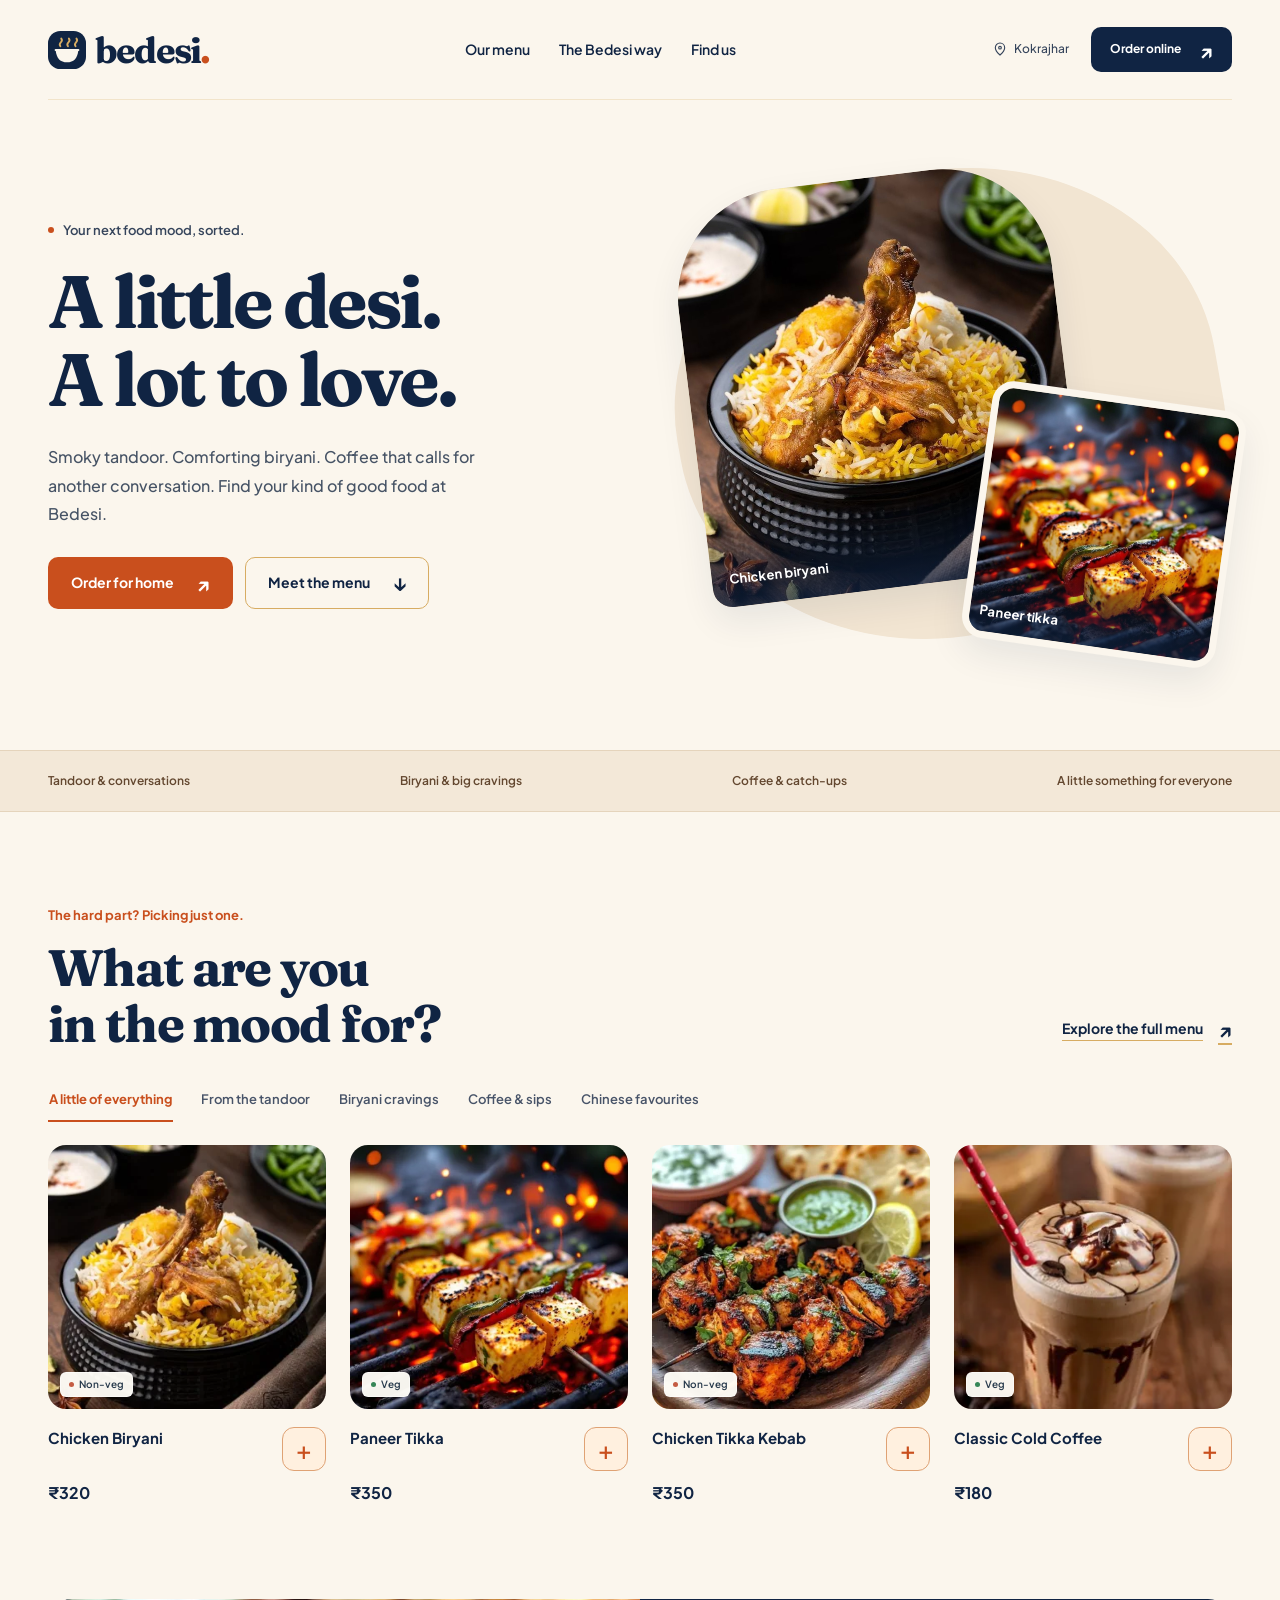
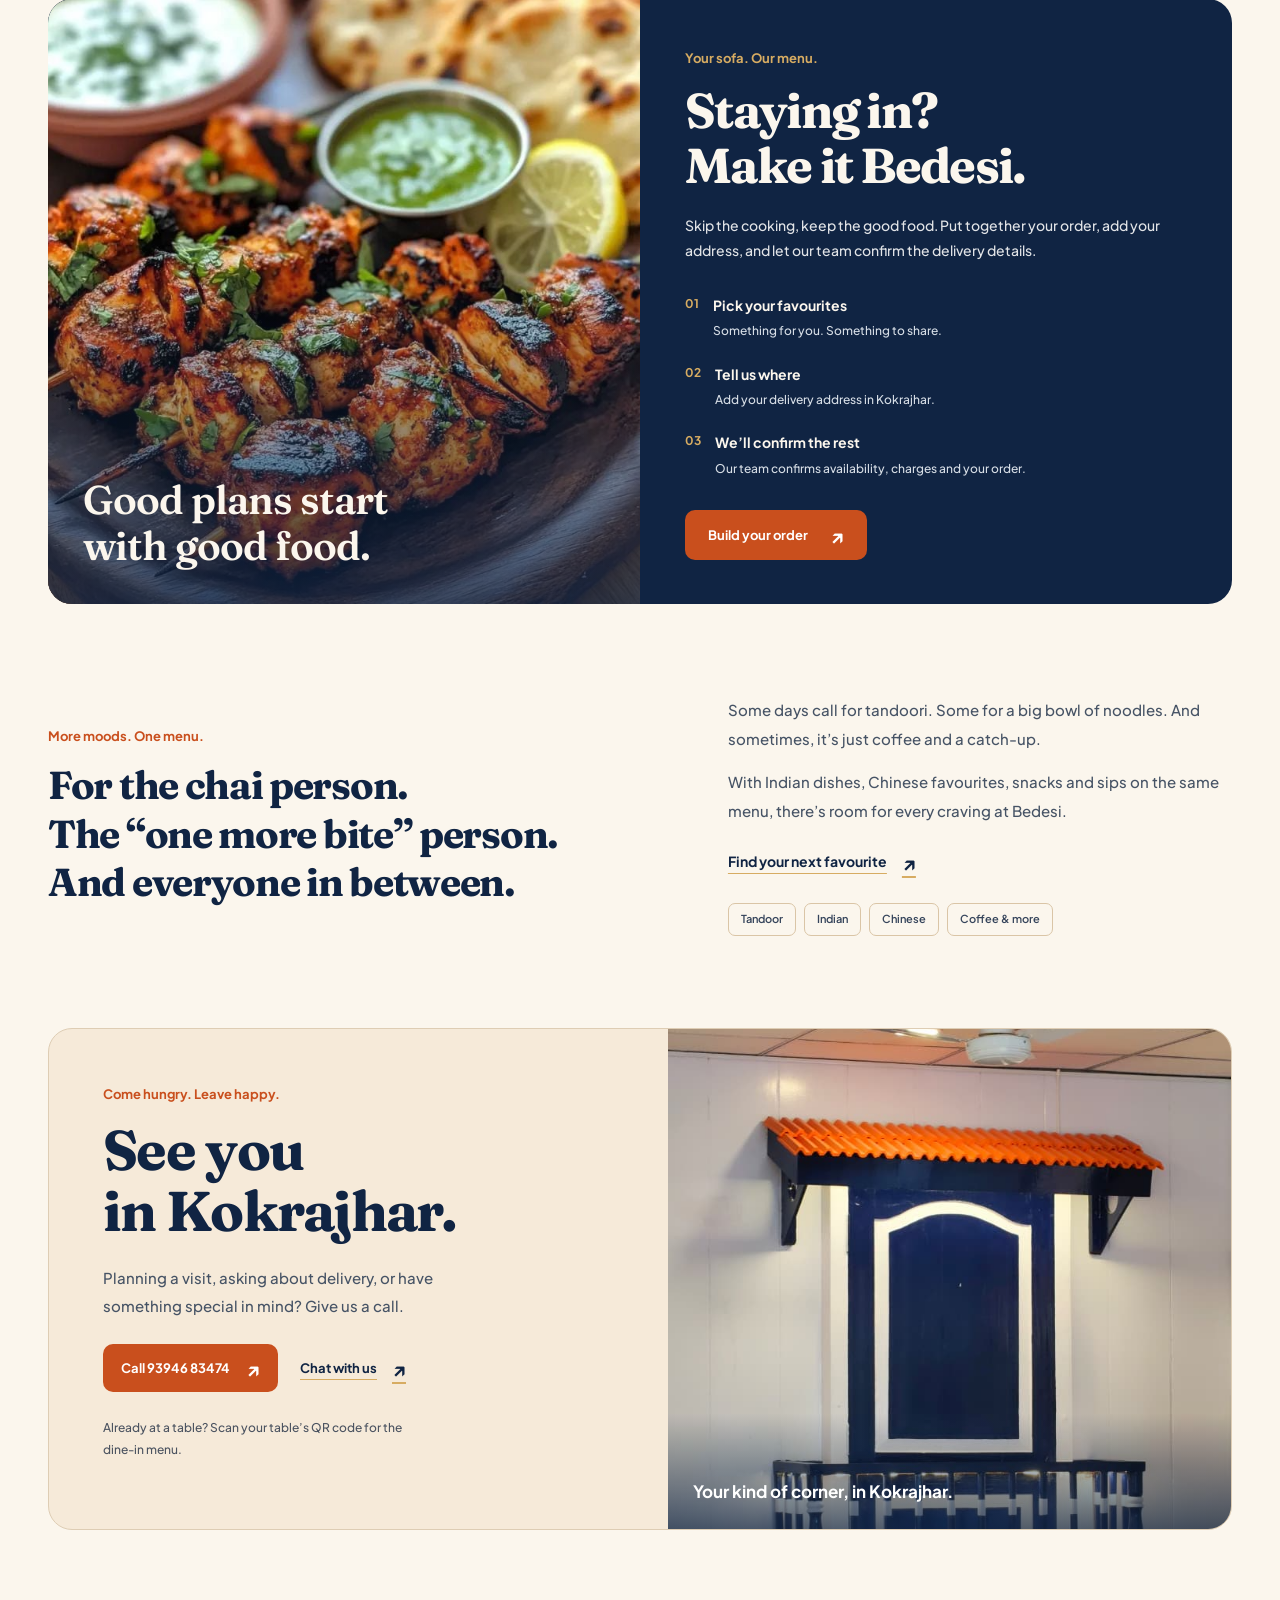
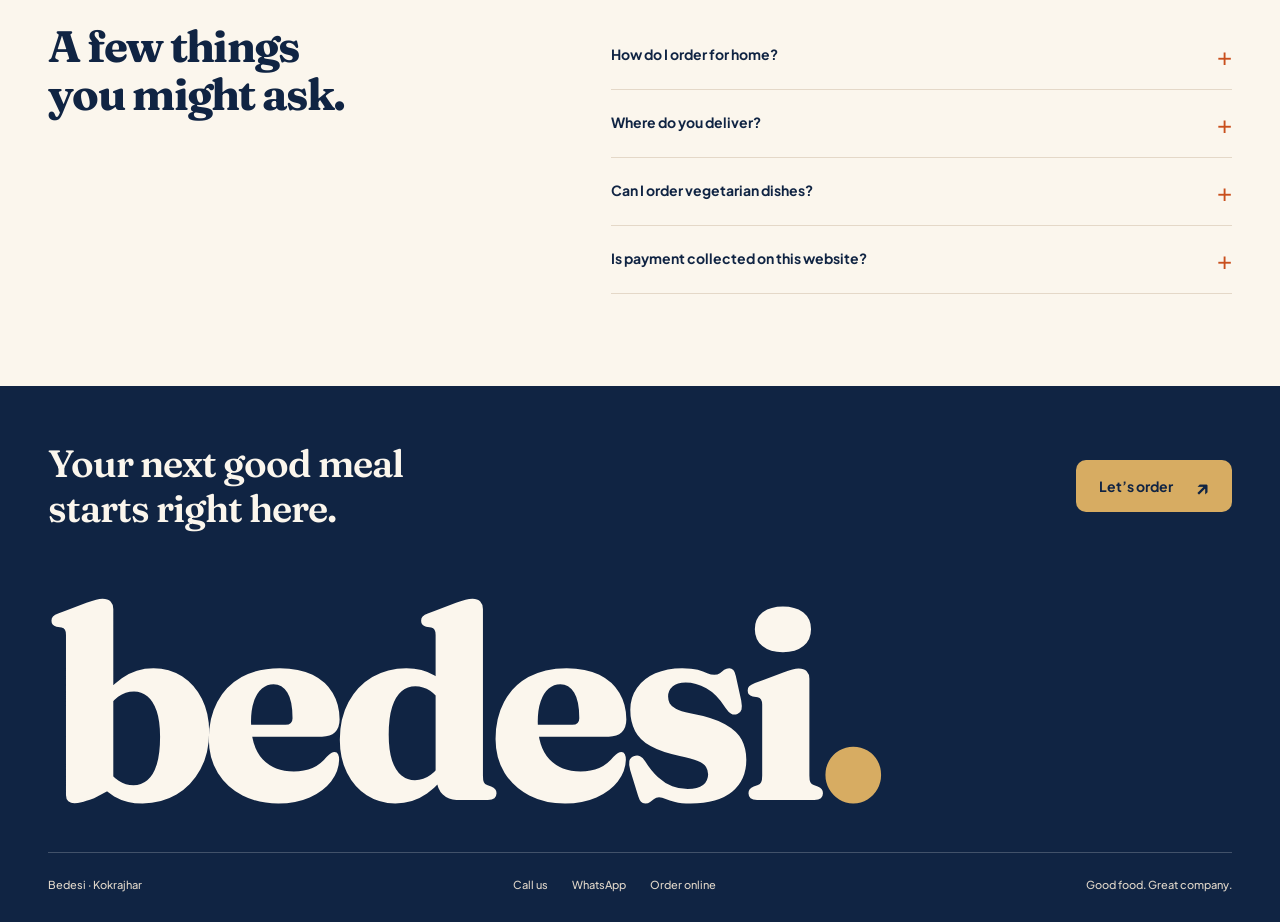
<file: index.html>
<!doctype html>
<html lang="en">
<head><script src="pages-runtime.js?v=live2"></script>
  <meta charset="utf-8"><meta name="viewport" content="width=device-width,initial-scale=1">
  <meta name="theme-color" content="#FBF6ED">
  <title>Bedesi Kokrajhar · Good food, your kind of mood</title>
  <meta name="description" content="Explore Bedesi in Kokrajhar. Discover tandoori dishes, biryani, Chinese favourites, coffee and more. Browse the menu and request home delivery directly from the restaurant.">
  <meta property="og:title" content="Bedesi · A little desi. A lot to love.">
  <meta property="og:description" content="Your next food mood, sorted. Explore the menu and request home delivery in Kokrajhar.">
  <meta property="og:type" content="website">
  <link rel="stylesheet" href="website.css?v=pages-design9">
  <link rel="preload" as="image" href="assets/menu/1301715394.jpg">
  <script type="application/ld+json">{"@context":"https://schema.org","@type":"Restaurant","name":"Bedesi","telephone":"+919394683474","address":{"@type":"PostalAddress","addressLocality":"Kokrajhar","addressCountry":"IN"},"servesCuisine":["Indian","Chinese"],"hasMenu":"delivery.html"}</script>
<link rel="icon" href="assets/bedesi-logo-navy.svg" type="image/svg+xml"></head>
<body class="website">
  <header class="site-header wrap">
    <a class="site-brand" href="./" aria-label="Bedesi home"><img src="assets/bedesi-logo-navy.svg" alt="" width="38" height="38"><span>bedesi<span class="brand-period">.</span></span></a>
    <nav class="desktop-nav" aria-label="Main navigation"><a href="#menu">Our menu</a><a href="#bedesi-way">The Bedesi way</a><a href="#visit">Find us</a></nav>
    <div class="header-end"><span class="location-mark"><svg viewBox="0 0 24 24" fill="none" stroke="currentColor" stroke-width="1.7"><path d="M19 10c0 5-7 11-7 11S5 15 5 10a7 7 0 1 1 14 0Z"/><circle cx="12" cy="10" r="2"/></svg>Kokrajhar</span><a class="button button-dark header-order" href="delivery.html">Order online <span aria-hidden="true">↗</span></a></div>
  </header>
  <main>
    <section class="hero wrap" aria-labelledby="hero-title">
      <div class="hero-copy"><span class="intro-note"><span></span>Your next food mood, sorted.</span><h1 id="hero-title">A little desi.<br>A lot to love.</h1><p>Smoky tandoor. Comforting biryani. Coffee that calls for another conversation. Find your kind of good food at Bedesi.</p><div class="hero-actions"><a class="button button-dark" href="delivery.html">Order for home <span aria-hidden="true">↗</span></a><a class="button button-outline" href="#menu">Meet the menu <span aria-hidden="true">↓</span></a></div></div><div class="hero-art"><div class="hero-orbit" aria-hidden="true"></div><div class="hero-photo hero-photo-main"><img src="assets/menu/1301715394.jpg" alt="Chicken biryani from the Bedesi menu" width="420" height="525" fetchpriority="high"><span class="photo-caption">Chicken biryani</span></div><div class="hero-photo hero-photo-small"><img src="assets/menu/1301715151.jpg" alt="Paneer tikka on the grill" width="420" height="420"><span>Paneer tikka</span></div></div>
    </section>
    <div class="flavour-strip" aria-hidden="true"><div class="wrap"><span>Tandoor & conversations</span><span>Biryani & big cravings</span><span>Coffee & catch-ups</span><span>A little something for everyone</span></div></div>
    <section class="menu-showcase wrap section-space" id="menu" aria-labelledby="menu-title"><div class="section-top"><div><span class="section-note">The hard part? Picking just one.</span><h2 id="menu-title">What are you<br>in the mood for?</h2></div><a class="plain-link" href="delivery.html">Explore the full menu <span aria-hidden="true">↗</span></a></div><div id="home-menu-tabs" class="home-menu-tabs" role="group" aria-label="Explore dishes"></div><div id="home-dishes" class="home-dishes"></div></section>
    <section class="delivery-story wrap" aria-labelledby="delivery-title"><div class="delivery-story-image"><img src="assets/menu/1301715145.jpg" alt="Chicken tikka kebab with chutney and onions" loading="lazy" width="420" height="420"><span>Good plans start<br>with good food.</span></div><div class="delivery-story-copy"><span class="section-note">Your sofa. Our menu.</span><h2 id="delivery-title">Staying in?<br>Make it Bedesi.</h2><p>Skip the cooking, keep the good food. Put together your order, add your address, and let our team confirm the delivery details.</p><ol class="delivery-steps"><li><span>01</span><div><strong>Pick your favourites</strong><p>Something for you. Something to share.</p></div></li><li><span>02</span><div><strong>Tell us where</strong><p>Add your delivery address in Kokrajhar.</p></div></li><li><span>03</span><div><strong>We’ll confirm the rest</strong><p>Our team confirms availability, charges and your order.</p></div></li></ol><a class="button button-dark" href="delivery.html">Build your order <span aria-hidden="true">↗</span></a></div></section>
    <section class="bedesi-way wrap section-space" id="bedesi-way"><div class="way-heading"><span class="section-note">More moods. One menu.</span><h2>For the chai person.<br>The “one more bite” person.<br>And everyone in between.</h2></div><div class="way-details"><p>Some days call for tandoori. Some for a big bowl of noodles. And sometimes, it’s just coffee and a catch-up.</p><p>With Indian dishes, Chinese favourites, snacks and sips on the same menu, there’s room for every craving at Bedesi.</p><a class="plain-link" href="delivery.html">Find your next favourite <span aria-hidden="true">↗</span></a><div class="cuisine-tags"><span>Tandoor</span><span>Indian</span><span>Chinese</span><span>Coffee & more</span></div></div></section>
    <section class="visit-section wrap" id="visit"><div class="visit-copy"><span class="section-note">Come hungry. Leave happy.</span><h2>See you<br>in Kokrajhar.</h2><p>Planning a visit, asking about delivery, or have something special in mind? Give us a call.</p><div class="visit-actions"><a class="button button-dark" href="tel:+919394683474">Call 93946 83474 <span aria-hidden="true">↗</span></a><a class="plain-link" href="https://wa.me/919394683474" target="_blank" rel="noopener">Chat with us <span aria-hidden="true">↗</span></a></div><p class="table-note">Already at a table? Scan your table’s QR code for the dine-in menu.</p></div><div class="visit-type"><img src="assets/bedesi-kokrajhar-interior.png" alt="Inside Bedesi, Kokrajhar: navy woodwork, ivory seating and an orange tiled canopy" loading="lazy" width="720" height="1280"><span>Your kind of corner, in Kokrajhar.</span></div></section>
    <section class="faq-section wrap section-space" aria-labelledby="faq-title"><h2 id="faq-title">A few things<br>you might ask.</h2><div class="faq-list"><details><summary>How do I order for home?</summary><p>Open our online menu, add your dishes and submit your delivery details. Your request goes directly to the restaurant’s order panel. Our team will confirm it with you.</p></details><details><summary>Where do you deliver?</summary><p>We’re based in Kokrajhar. Add your address at checkout so our team can confirm delivery availability and charges for your location.</p></details><details><summary>Can I order vegetarian dishes?</summary><p>Yes. Use the Veg filter in our menu to explore vegetarian options. For allergies or specific ingredients, call the restaurant before ordering.</p></details><details><summary>Is payment collected on this website?</summary><p>No. The restaurant confirms your order, delivery charges and payment arrangements directly.</p></details></div></section>
  </main>
  <footer class="site-footer"><div class="wrap"><div class="footer-top"><p>Your next good meal<br>starts right here.</p><a class="button button-brass" href="delivery.html">Let’s order <span aria-hidden="true">↗</span></a></div><div class="footer-wordmark" aria-hidden="true">bedesi<span>.</span></div><div class="footer-bottom"><span>Bedesi · Kokrajhar</span><nav aria-label="Footer"><a href="tel:+919394683474">Call us</a><a href="https://wa.me/919394683474" target="_blank" rel="noopener">WhatsApp</a><a href="delivery.html">Order online</a></nav><span>Good food. Great company.</span></div></div></footer>
  <script src="menu-data.js?v=cda16ea068"></script><script src="restaurant-config.js?v=1"></script><script src="website.js?v=1"></script>
</body></html>
</file>
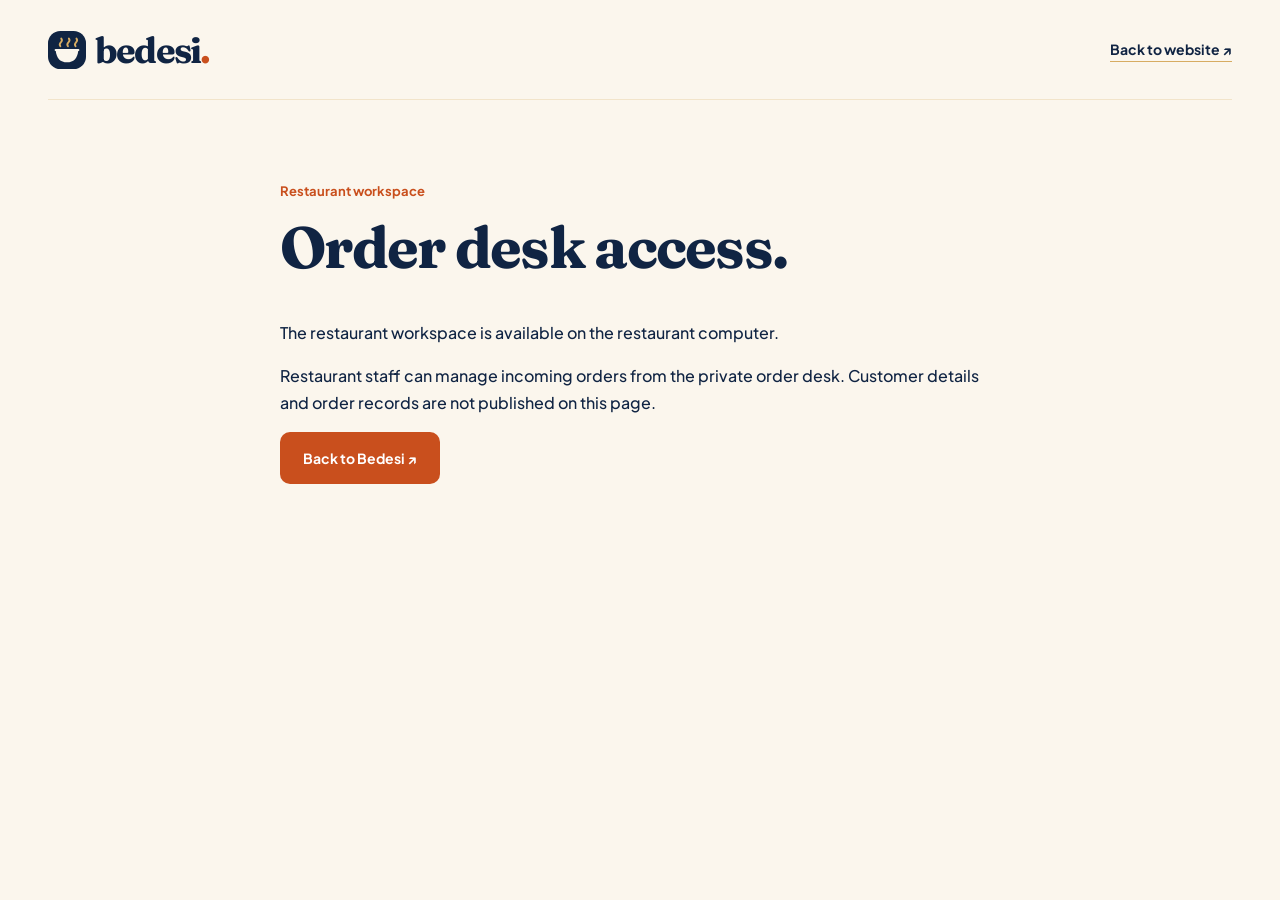
<file: admin-preview.html>
<!doctype html><html lang="en"><head><meta charset="utf-8"><meta name="viewport" content="width=device-width,initial-scale=1"><meta name="robots" content="noindex,nofollow"><title>Order desk access · Bedesi</title><link rel="stylesheet" href="website.css?v=pages9"><link rel="icon" href="assets/bedesi-logo-navy.svg" type="image/svg+xml"></head><body><header class="site-header wrap"><a class="site-brand" href="./"><img src="assets/bedesi-logo-navy.svg" alt="" width="38" height="38"><span>bedesi<span class="brand-period">.</span></span></a><a class="plain-link" href="./">Back to website ↗</a></header><main class="wrap" style="max-width:720px;padding-block:80px"><span class="section-note">Restaurant workspace</span><h1 style="font-size:clamp(36px,7vw,58px)">Order desk access.</h1><p>The restaurant workspace is available on the restaurant computer.</p><p>Restaurant staff can manage incoming orders from the private order desk. Customer details and order records are not published on this page.</p><a class="button button-dark" href="./">Back to Bedesi ↗</a></main></body></html>
</file>
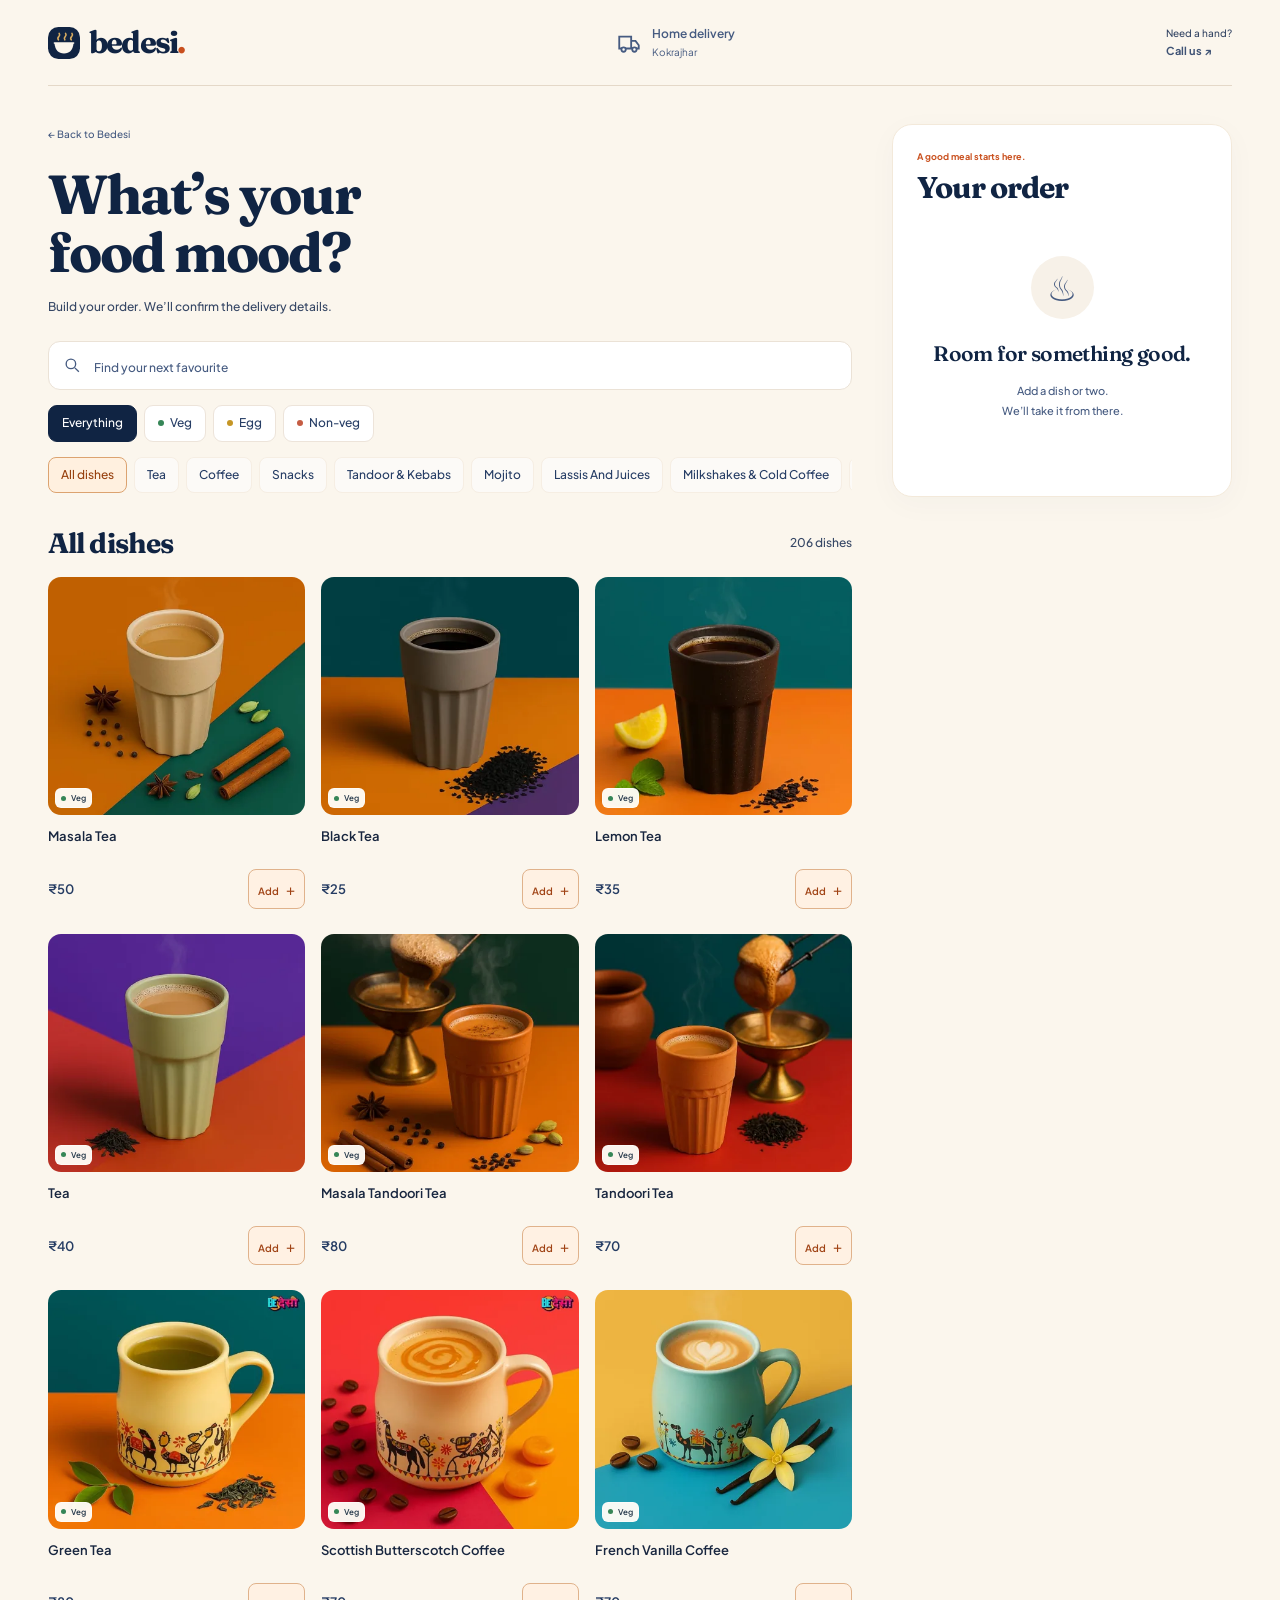
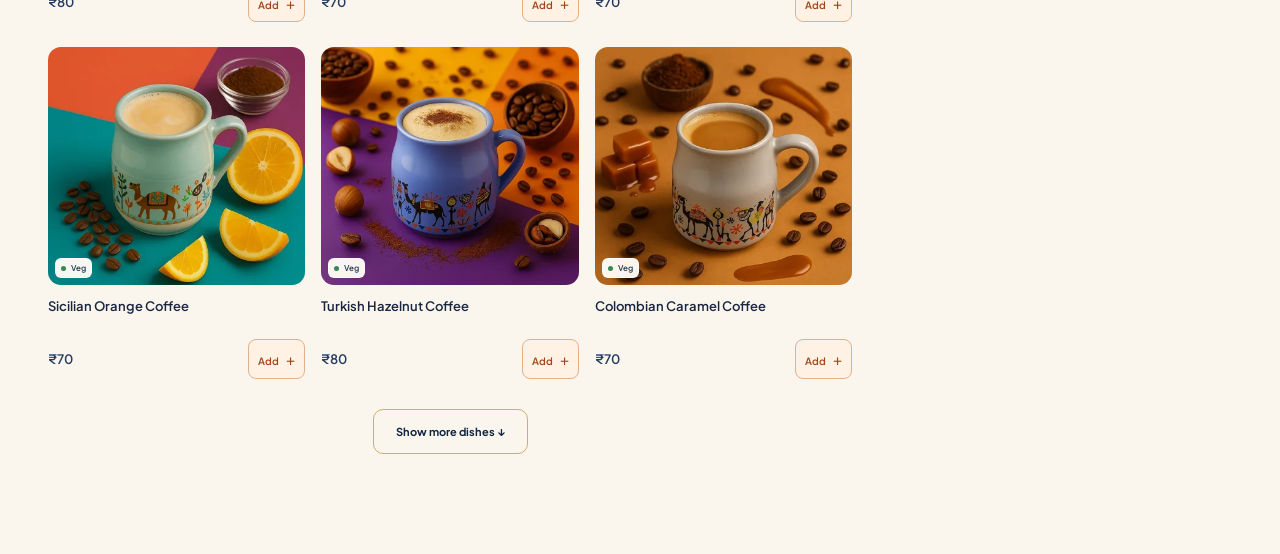
<file: delivery.html>
<!doctype html><html lang="en"><head><script src="order-api-config.js?v=live1"></script><script src="api-client.js?v=live1"></script><script src="pages-runtime.js?v=live2"></script><meta charset="utf-8"><meta name="viewport" content="width=device-width,initial-scale=1"><meta name="theme-color" content="#FBF6ED"><title>Order for home · Bedesi Kokrajhar</title><meta name="description" content="Explore the Bedesi menu and send your home-delivery order request directly to the restaurant in Kokrajhar."><link rel="stylesheet" href="website.css?v=pages-design9"><link rel="stylesheet" href="delivery.css?v=palette7"><link rel="icon" href="assets/bedesi-logo-navy.svg" type="image/svg+xml"></head><body class="delivery-page">
<header class="site-header wrap"><a class="site-brand" href="./" aria-label="Bedesi home"><img src="assets/bedesi-logo-navy.svg" alt="" width="34" height="34"><span>bedesi<span class="brand-period">.</span></span></a><div class="delivery-context"><svg viewBox="0 0 24 24" fill="none" stroke="currentColor" stroke-width="1.7"><path d="M3 7h11v11H3zM14 11h4l3 4v3h-7"/><circle cx="7" cy="19" r="2" fill="#fdfcf9"/><circle cx="17" cy="19" r="2" fill="#fdfcf9"/></svg><span>Home delivery <small>Kokrajhar</small></span></div><a class="delivery-call" href="tel:+919394683474">Need a hand? <strong>Call us ↗</strong></a></header>
<main class="wrap delivery-layout"><section class="delivery-menu"><div class="delivery-heading"><a class="back-home" href="./">← Back to Bedesi</a><h1>What’s your<br>food mood?</h1><p>Build your order. We’ll confirm the delivery details.</p></div><div class="delivery-search"><svg viewBox="0 0 24 24" fill="none" stroke="currentColor" stroke-width="1.7"><circle cx="10" cy="10" r="6"/><path d="m15 15 5 5"/></svg><input id="delivery-search" type="search" placeholder="Find your next favourite" aria-label="Search delivery menu"></div><div id="delivery-diets" class="delivery-diets" role="group" aria-label="Food preference"><button data-diet="all" aria-pressed="true">Everything</button><button data-diet="veg" aria-pressed="false"><i class="veg"></i>Veg</button><button data-diet="egg" aria-pressed="false"><i class="egg"></i>Egg</button><button data-diet="nonveg" aria-pressed="false"><i class="nonveg"></i>Non-veg</button></div><div id="delivery-categories" class="delivery-categories" role="group" aria-label="Menu categories"></div><div class="delivery-results-heading"><h2 id="delivery-list-title">All dishes</h2><span id="delivery-result-count"></span></div><div id="delivery-products" class="delivery-products"></div><div id="delivery-empty" class="menu-no-results" hidden><h3>No dishes found</h3><p>Try another search or reset your filters.</p><button id="delivery-reset" class="button button-outline">Reset filters</button></div><button id="delivery-more" class="button button-outline load-more">Show more dishes ↓</button></section>
<aside id="basket-host" class="basket-host"><section id="delivery-basket" class="delivery-basket" aria-labelledby="basket-title"><div class="basket-heading"><div><span class="section-note">A good meal starts here.</span><h2 id="basket-title">Your order</h2></div><button class="icon-button mobile-basket-close" aria-label="Close order">×</button></div><div id="delivery-basket-items"></div><div id="basket-empty" class="basket-empty"><span aria-hidden="true">♨</span><h3>Room for something good.</h3><p>Add a dish or two.<br>We’ll take it from there.</p></div><div id="basket-bill" hidden><div class="basket-subtotal"><span>Item subtotal</span><strong id="basket-subtotal">₹0</strong></div><p class="basket-charge-note">Delivery charges and availability confirmed by the restaurant.</p><button id="delivery-continue" class="button button-dark">Continue to delivery <span aria-hidden="true">↗</span></button></div><form id="delivery-checkout" hidden><div class="checkout-title"><h3>Where’s it going?</h3><button type="button" id="back-to-basket">Back to order</button></div><label class="field">Your name<input name="name" autocomplete="name" minlength="2" maxlength="80" required></label><label class="field">Phone number<input name="phone" type="tel" inputmode="tel" autocomplete="tel-national" pattern="[6-9][0-9]{9}" maxlength="10" placeholder="10-digit mobile number" required></label><label class="field">Delivery address<textarea name="address" autocomplete="street-address" minlength="8" maxlength="500" placeholder="House / building, street, area, landmark" required></textarea></label><div class="address-pair"><label class="field">Town<input name="city" value="Kokrajhar" maxlength="80" autocomplete="address-level2" required></label><label class="field">PIN code<input name="pincode" inputmode="numeric" pattern="[1-9][0-9]{5}" maxlength="6" autocomplete="postal-code" required></label></div><label class="field">Anything we should know? <span class="optional">Optional</span><textarea name="notes" maxlength="500" placeholder="E.g. less spicy, landmark or delivery instructions"></textarea></label><div class="checkout-total"><span>Item subtotal</span><strong id="checkout-subtotal"></strong></div><p class="checkout-disclosure">This sends your order to Bedesi. Our team will call to confirm delivery availability, charges and payment. No payment is collected here.</p><p class="privacy-note">Your contact details are shared with the restaurant to handle this order.</p><p id="delivery-error" class="field-error" role="alert" hidden></p><button id="delivery-submit" class="button button-dark" type="submit">Send order request <span aria-hidden="true">↗</span></button></form><div id="delivery-confirmation" class="delivery-confirmation" hidden><span class="confirmation-check" aria-hidden="true">✓</span><h2>Over to our kitchen.</h2><p>Your request is in Bedesi’s order panel. Please wait for a call to confirm your delivery.</p><div><small>Order request</small><strong id="delivery-reference"></strong><span>Awaiting restaurant confirmation</span></div><p>Need to change something?<br><a href="tel:+919394683474">Call 93946 83474 ↗</a></p><button id="delivery-new-order" class="button button-outline">Back to the menu</button></div></section></aside></main>
<button id="mobile-basket-open" class="mobile-basket-open" hidden><span><b id="mobile-basket-count"></b><strong id="mobile-basket-total"></strong></span><span>Review order ↗</span></button><dialog id="mobile-basket" aria-label="Your delivery order"></dialog><dialog id="delivery-options" aria-labelledby="delivery-options-title"><div class="dialog-top"><h2 id="delivery-options-title">Choose your portion</h2><button id="close-delivery-options" class="icon-button" aria-label="Close portion choices">×</button></div><div id="delivery-variant-options"></div></dialog><div id="delivery-status" class="site-toast" role="status" hidden></div>
<script src="menu-data.js?v=cda16ea068"></script><script src="restaurant-config.js?v=1"></script><script src="delivery.js?v=live1"></script></body></html>
</file>
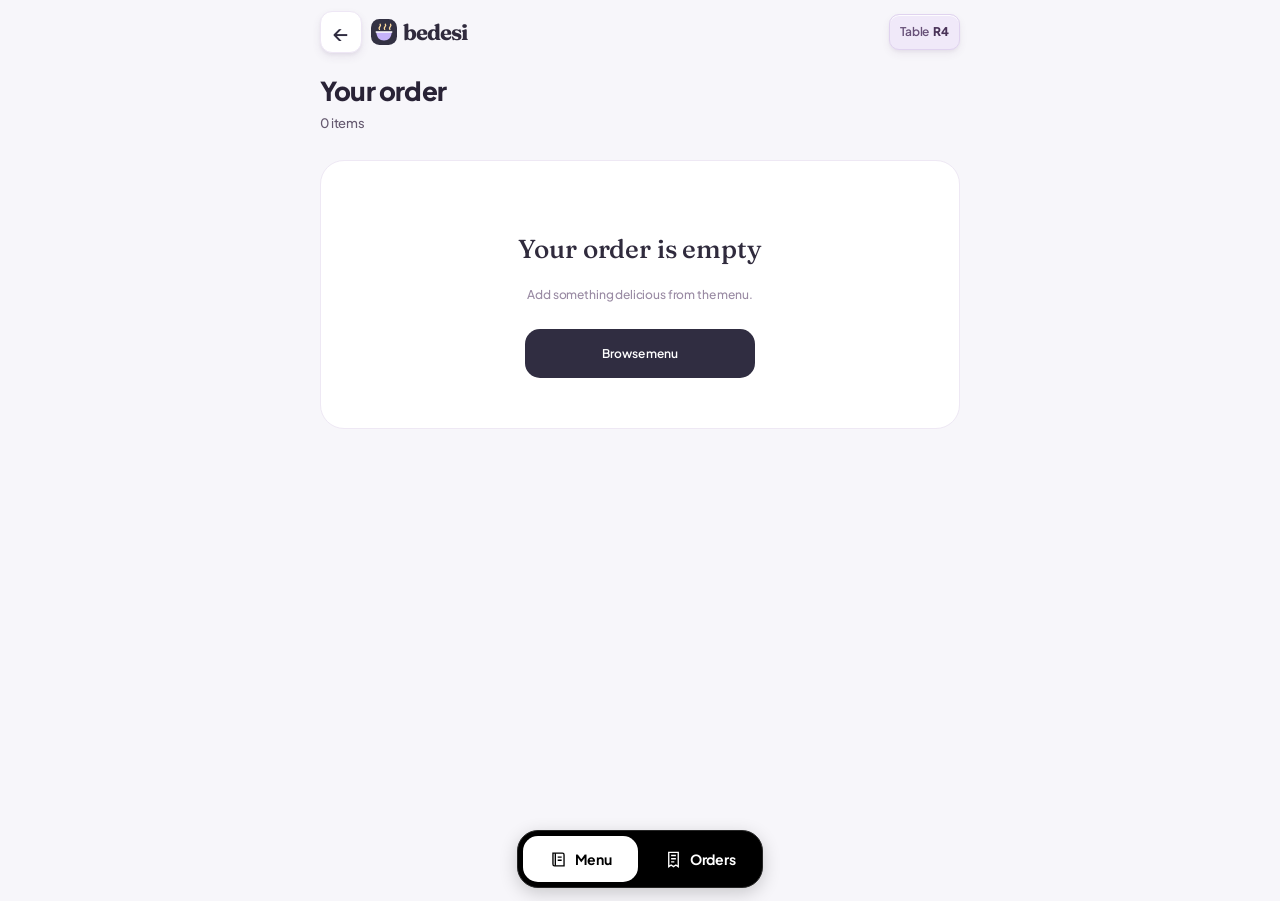
<file: order.html>
<!doctype html><html lang="en"><head><script src="order-api-config.js?v=live1"></script><script src="api-client.js?v=live1"></script><script src="pages-runtime.js?v=live2"></script><meta charset="UTF-8"><meta name="robots" content="noindex,nofollow"><meta name="viewport" content="width=device-width,initial-scale=1"><title>Your order · Bedesi</title><link rel="icon" href="assets/bedesi-logo.svg"><link rel="stylesheet" href="style.css?v=3d4dbe0942"><link rel="stylesheet" href="premium.css?v=69d0a5a9f9"><link rel="stylesheet" href="order-styles.css?v=4e0f5ab94f"><link rel="stylesheet" href="customer-orders.css?v=b72e614071"><link rel="stylesheet" href="readability.css?v=black-footer-18"></head><body class="order-page"><div class="order-app"><header class="order-header"><a id="back-menu" class="icon-button" href="table-menu.html" aria-label="Back to menu">&#8592;</a><a class="brand-logo order-brand" id="brand-menu" href="table-menu.html"><svg viewBox="0 0 40 40" fill="none" aria-hidden="true"><rect width="40" height="40" rx="13" fill="#333143"/><path d="M8 20h24c-1 9-5 13-12 13S9 29 8 20Z" fill="#C5B2FA"/><path d="M13 16c-3-4 4-4 1-8m7 8c-3-4 4-4 1-8m7 8c-3-4 4-4 1-8" stroke="#FFDC9F" stroke-width="2" stroke-linecap="round"/><path d="M8 20h24" stroke="white" stroke-width="2" stroke-linecap="round"/></svg><span>bedesi</span></a><div class="table-chip">Table <b id="order-table">07</b></div></header><main><div class="order-heading"><div><h1>Your order</h1><p id="order-count"></p></div><a id="add-more" href="table-menu.html">+ Add items</a></div><div id="empty-order" hidden><h2>Your order is empty</h2><p>Add something delicious from the menu.</p><a class="primary" id="empty-menu" href="table-menu.html">Browse menu</a></div><div id="order-content" class="order-layout"><section class="order-list" aria-label="Selected dishes"><div id="order-items"></div><div class="order-notes"><label for="order-notes">Note for all items <span>Optional</span></label><textarea id="order-notes" placeholder="For example, serve tea first" maxlength="500" rows="2"></textarea></div></section><section class="checkout-extras"><div class="extras-heading"><h2>More favourites</h2><a id="extras-menu" href="table-menu.html">View menu</a></div><div id="checkout-highlights" class="checkout-highlights"></div></section><section class="coupon-card"><button id="coupon-toggle" aria-expanded="false" aria-controls="coupon-panel"><span class="coupon-symbol" aria-hidden="true">%</span><span>Have a coupon code?</span><span class="coupon-chevron" aria-hidden="true">⌄</span></button><form id="coupon-panel" hidden><label for="coupon-input">Coupon code</label><div class="coupon-entry"><input id="coupon-input" type="text" maxlength="30" placeholder="Enter code" autocomplete="off" autocapitalize="characters" spellcheck="false"><button id="coupon-apply" type="submit">Apply</button></div><p id="coupon-message" role="status"></p></form><button id="coupon-remove" hidden>Remove coupon</button></section><aside class="order-summary"><h2>Bill details</h2><div class="summary-total"><span>Item total</span><strong id="order-total"></strong></div><div id="bill-discount" class="coupon-discount" hidden><span id="discount-label">Coupon savings</span><strong id="discount-amount"></strong></div><div class="order-payment"><span class="payment-icon" aria-hidden="true">₹</span><div><strong>Pay at the counter</strong><small>Dine-in order</small></div></div></aside><div class="checkout-dock"><div class="checkout-amount"><small>Total</small><strong id="checkout-total"></strong></div><button class="primary" id="place-order">Place order</button><p id="place-error" role="alert" hidden></p></div></div><section id="order-confirmation" hidden aria-live="polite"><div class="confirmation-check">&#10003;</div><h1>Order placed</h1><p id="confirmation-number"></p><p>Saved in this restaurant's local order system.</p><div id="confirmation-items"></div><div class="summary-total"><span>Total</span><strong id="confirmation-total"></strong></div><a class="primary" id="new-order" href="table-menu.html">Back to menu</a></section></main></div><div class="sr-only" id="order-status" role="status"></div><script src="menu-data.js?v=cda16ea068"></script><script src="order.js?v=live1-routes2-45faaa61da"></script><script src="customer-orders.js?v=routes2-d4d7389064"></script></body></html>
</file>
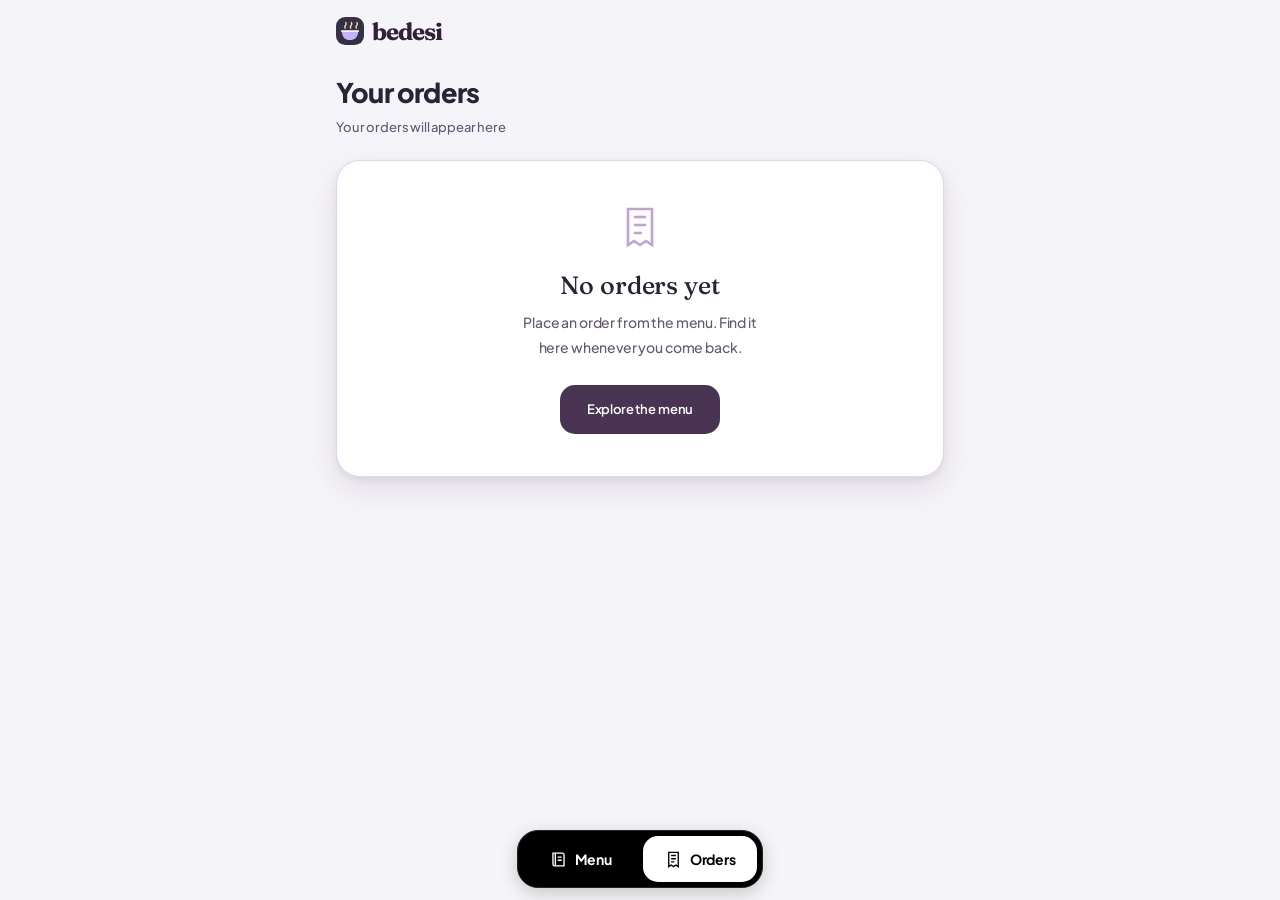
<file: orders.html>
<!doctype html><html lang="en"><head><script src="pages-runtime.js?v=live2"></script><meta charset="UTF-8"><meta name="robots" content="noindex,nofollow"><meta name="viewport" content="width=device-width,initial-scale=1"><title>Your orders · Bedesi</title><link rel="icon" href="assets/bedesi-logo.svg"><link rel="stylesheet" href="style.css?v=3d4dbe0942"><link rel="stylesheet" href="premium.css?v=69d0a5a9f9"><link rel="stylesheet" href="customer-orders.css?v=b72e614071"><link rel="stylesheet" href="readability.css?v=black-footer-18"></head><body class="history-page"><main class="history-app"><header class="history-header"><a class="brand-logo" href="table-menu.html" aria-label="Bedesi menu"><img src="assets/bedesi-logo.svg" style="width:28px;height:28px" alt="">bedesi</a></header><div class="history-heading"><h1>Your orders</h1><p id="history-count"></p></div><p id="history-notice" role="status" hidden>Order placed. Your order details are saved below.</p><section id="pending-order" class="saved-order pending-order" aria-label="Your unplaced cart" hidden></section><section id="history-empty" hidden><svg viewBox="0 0 24 24" fill="none" stroke="currentColor" stroke-width="1.3" aria-hidden="true"><path d="M6 3h12v18l-3-2-3 2-3-2-3 2V3Z"/><path d="M9 7h6m-6 4h6m-6 4h4"/></svg><h2>No orders yet</h2><p>Place an order from the menu. Find it here whenever you come back.</p><a class="primary" href="table-menu.html">Explore the menu</a></section><section id="saved-orders" aria-label="Your saved orders"></section></main><script src="menu-data.js?v=cda16ea068"></script><script src="customer-orders.js?v=routes2-d4d7389064"></script></body></html>
</file>
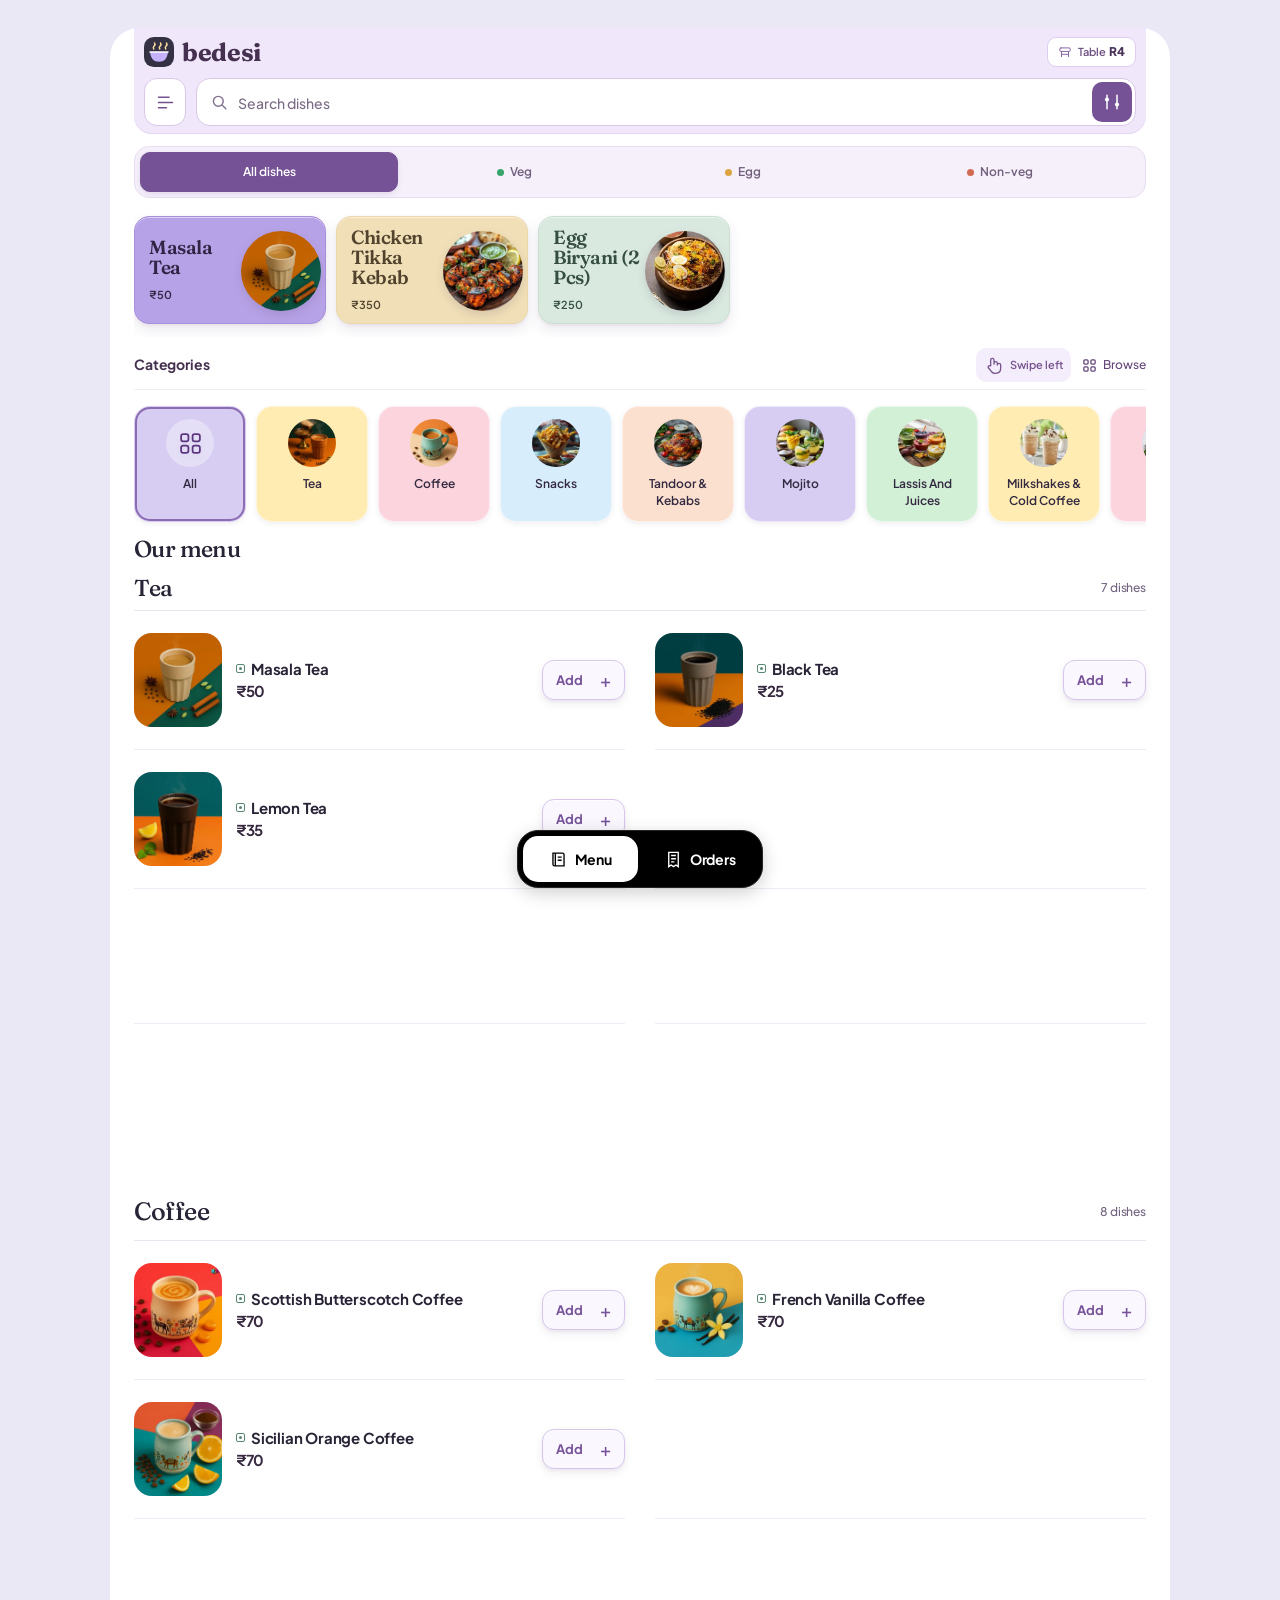
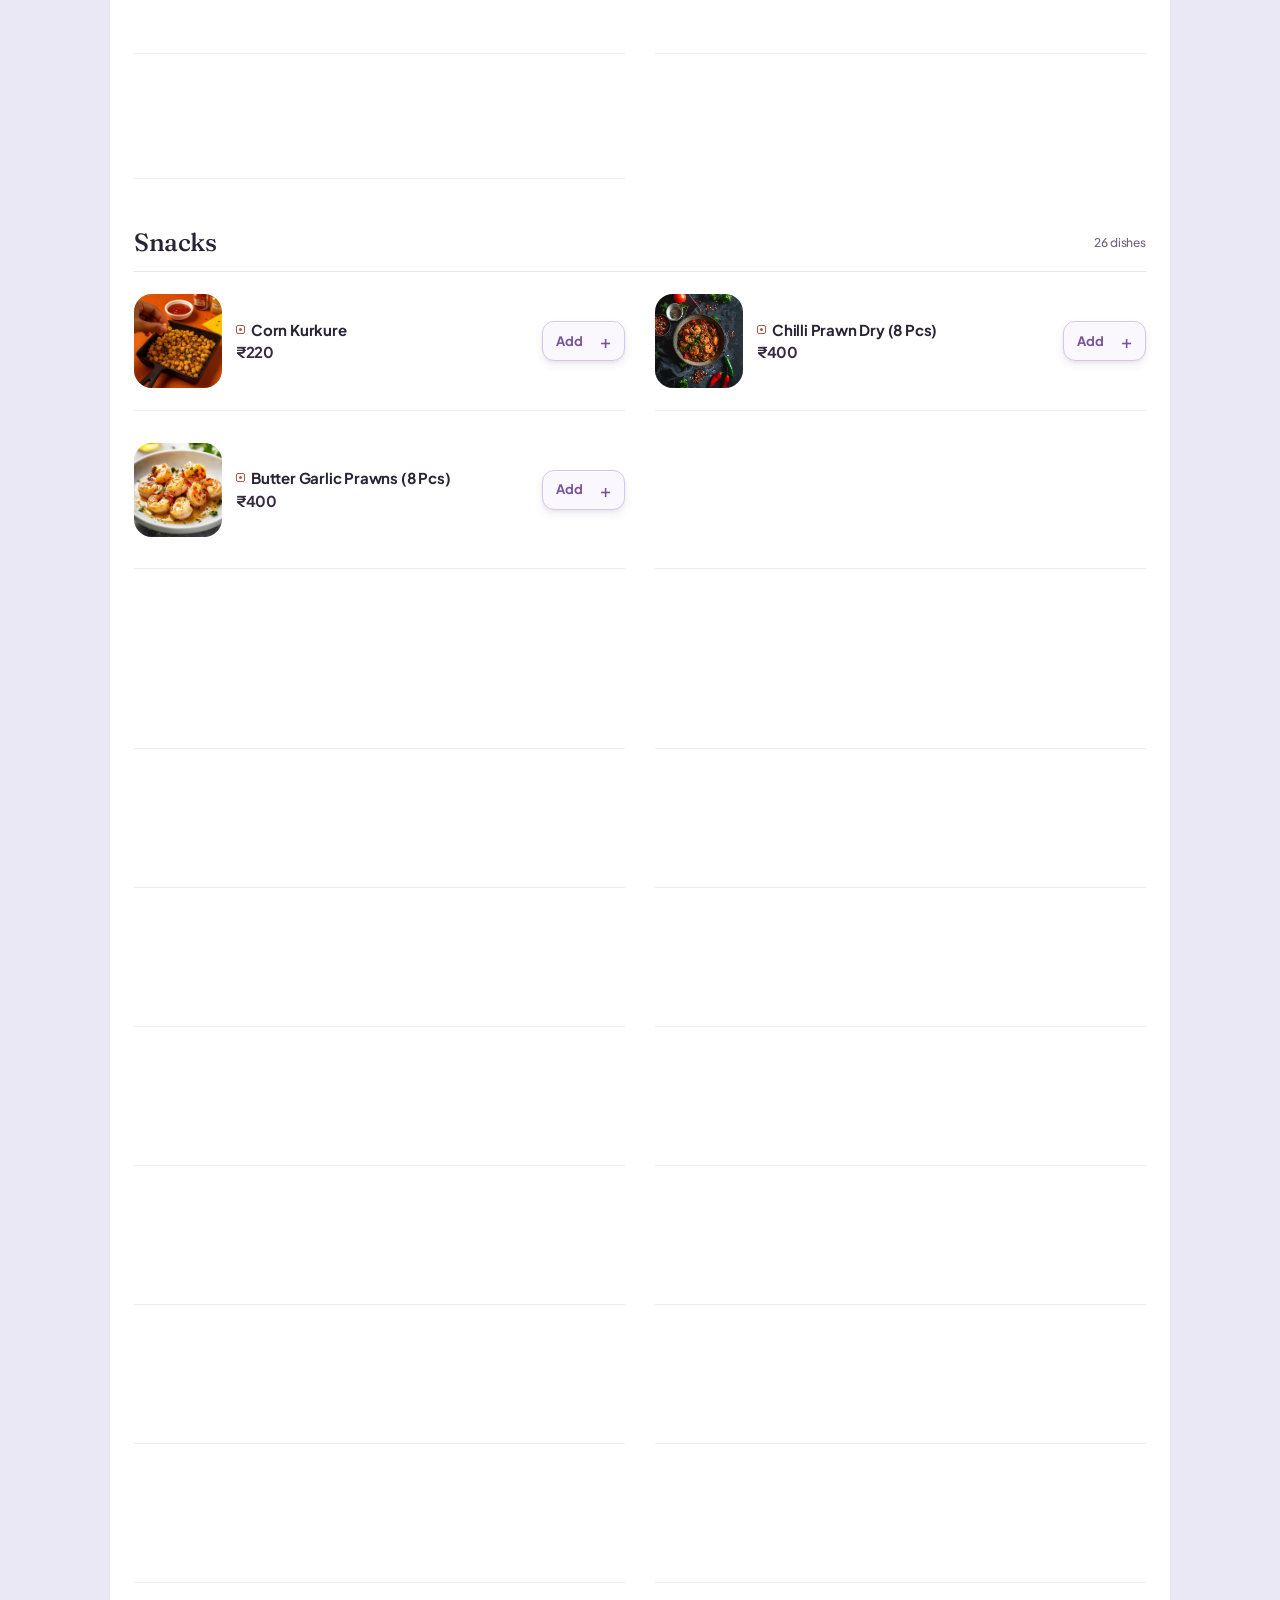
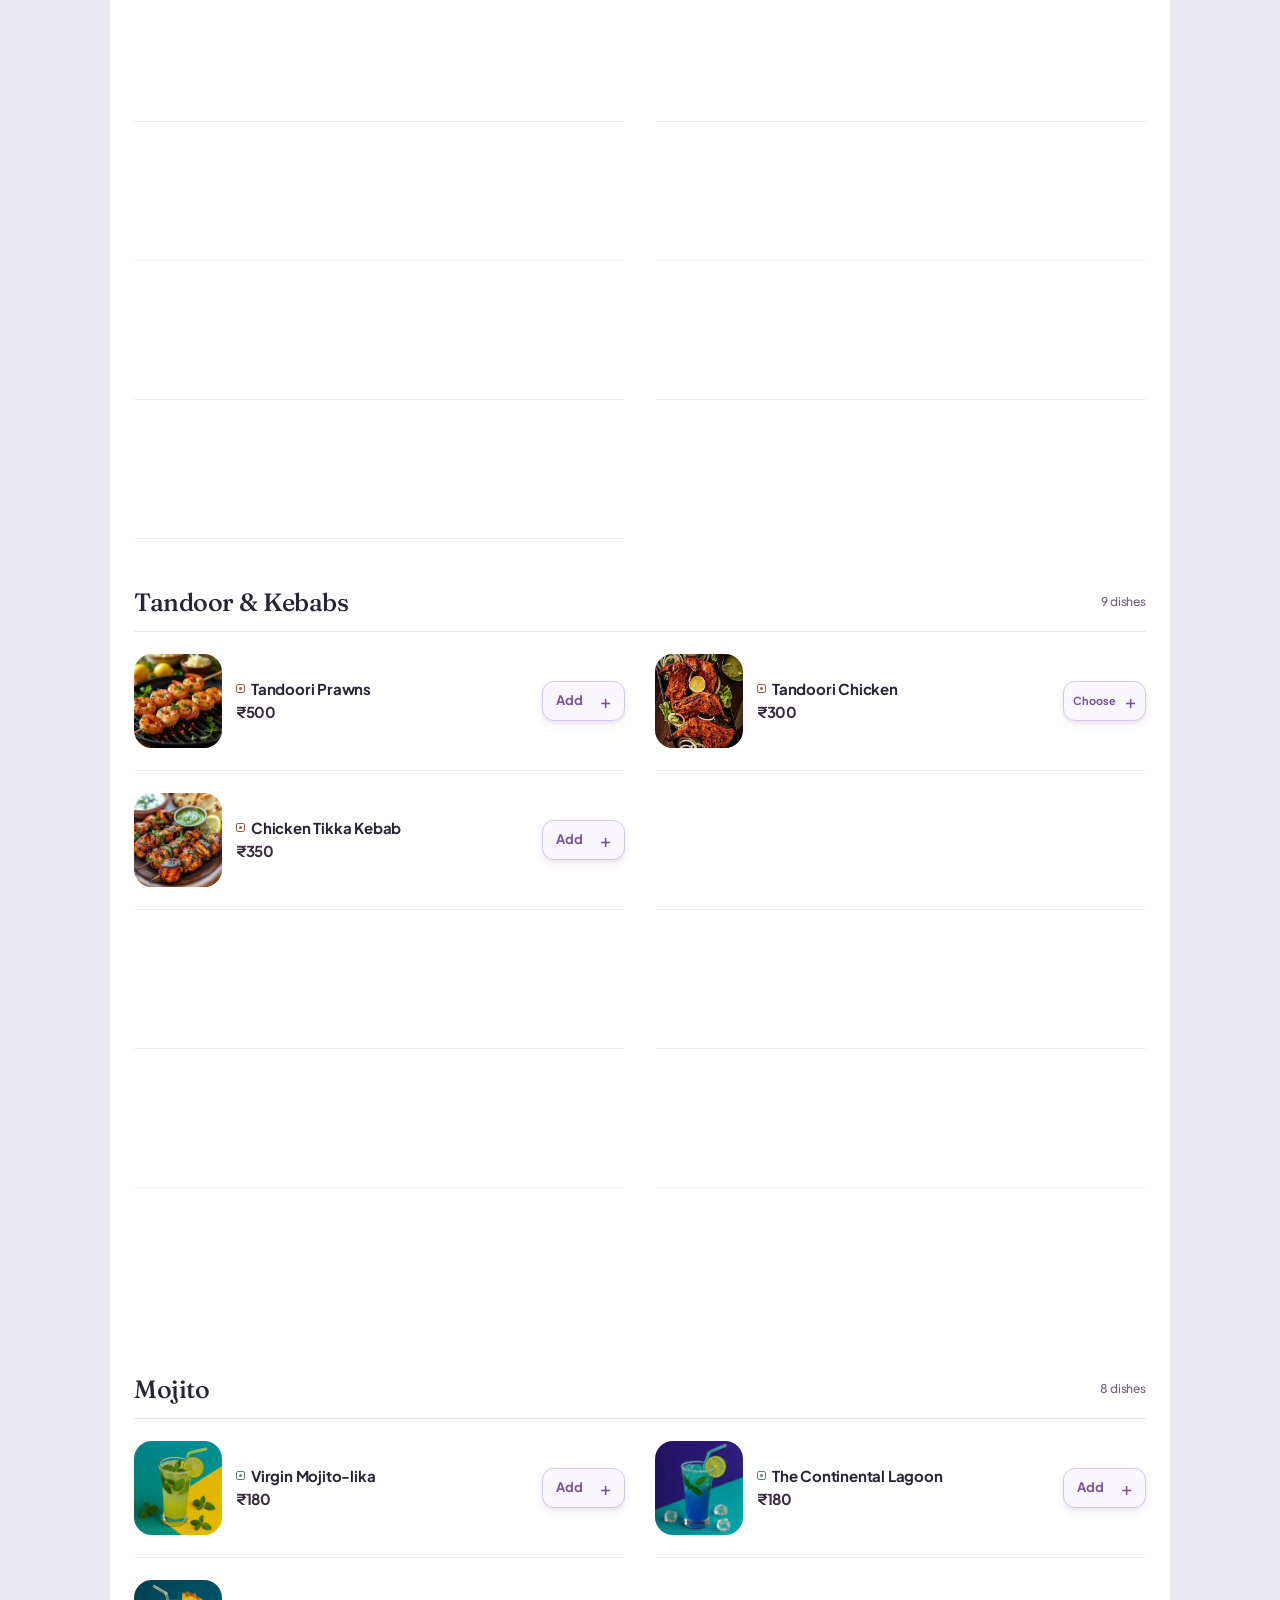
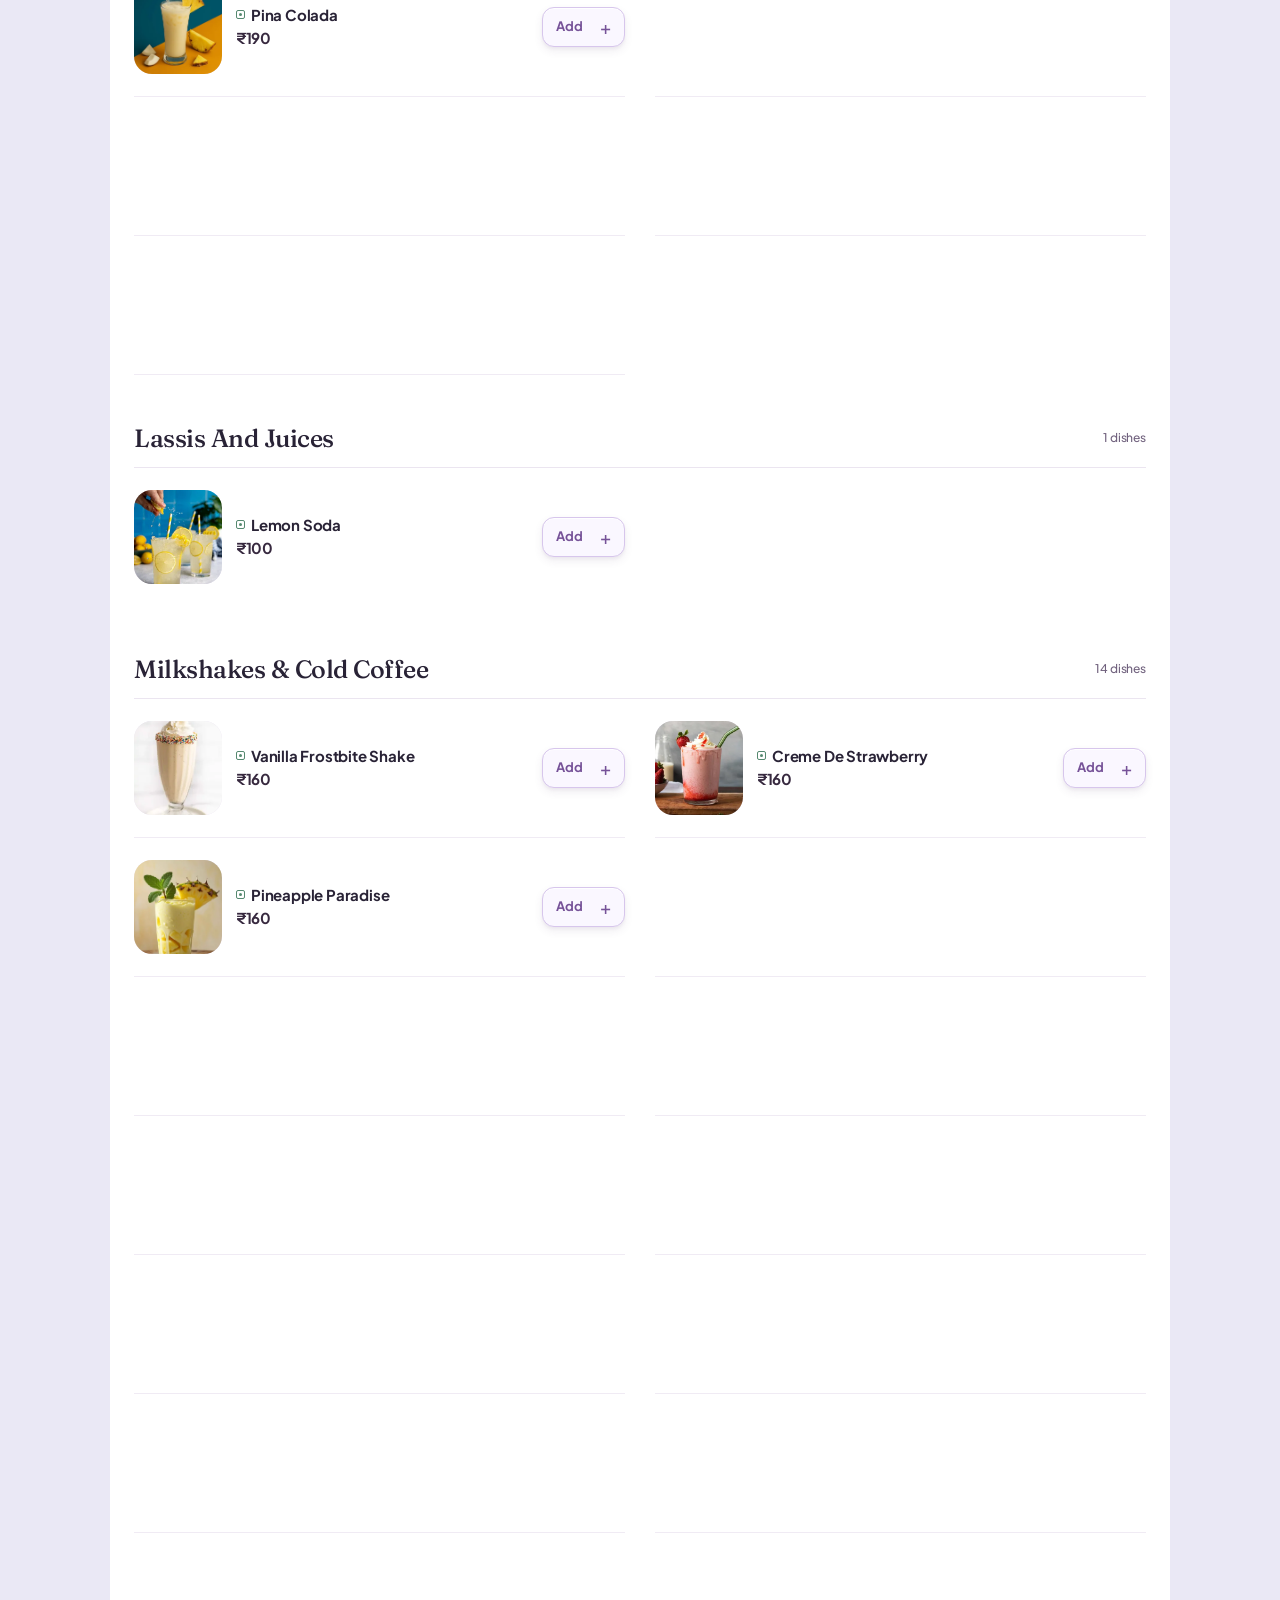
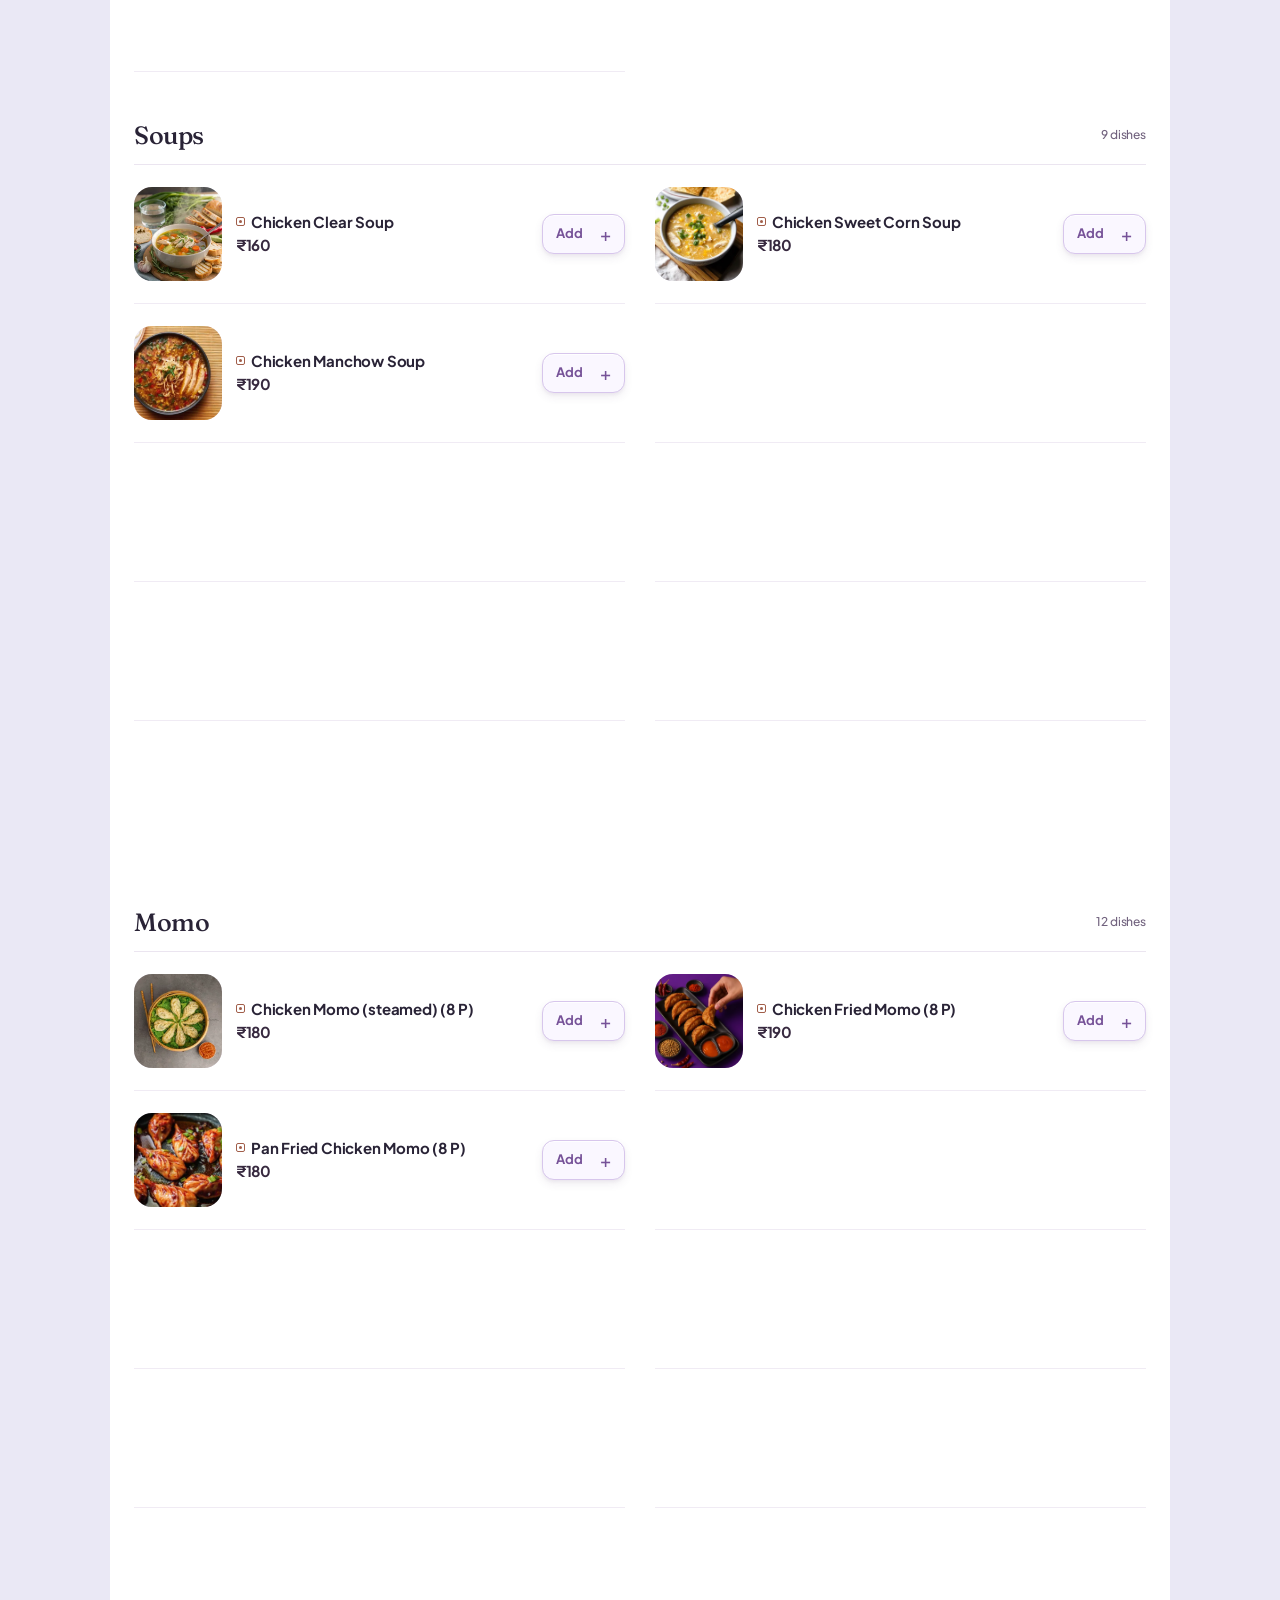
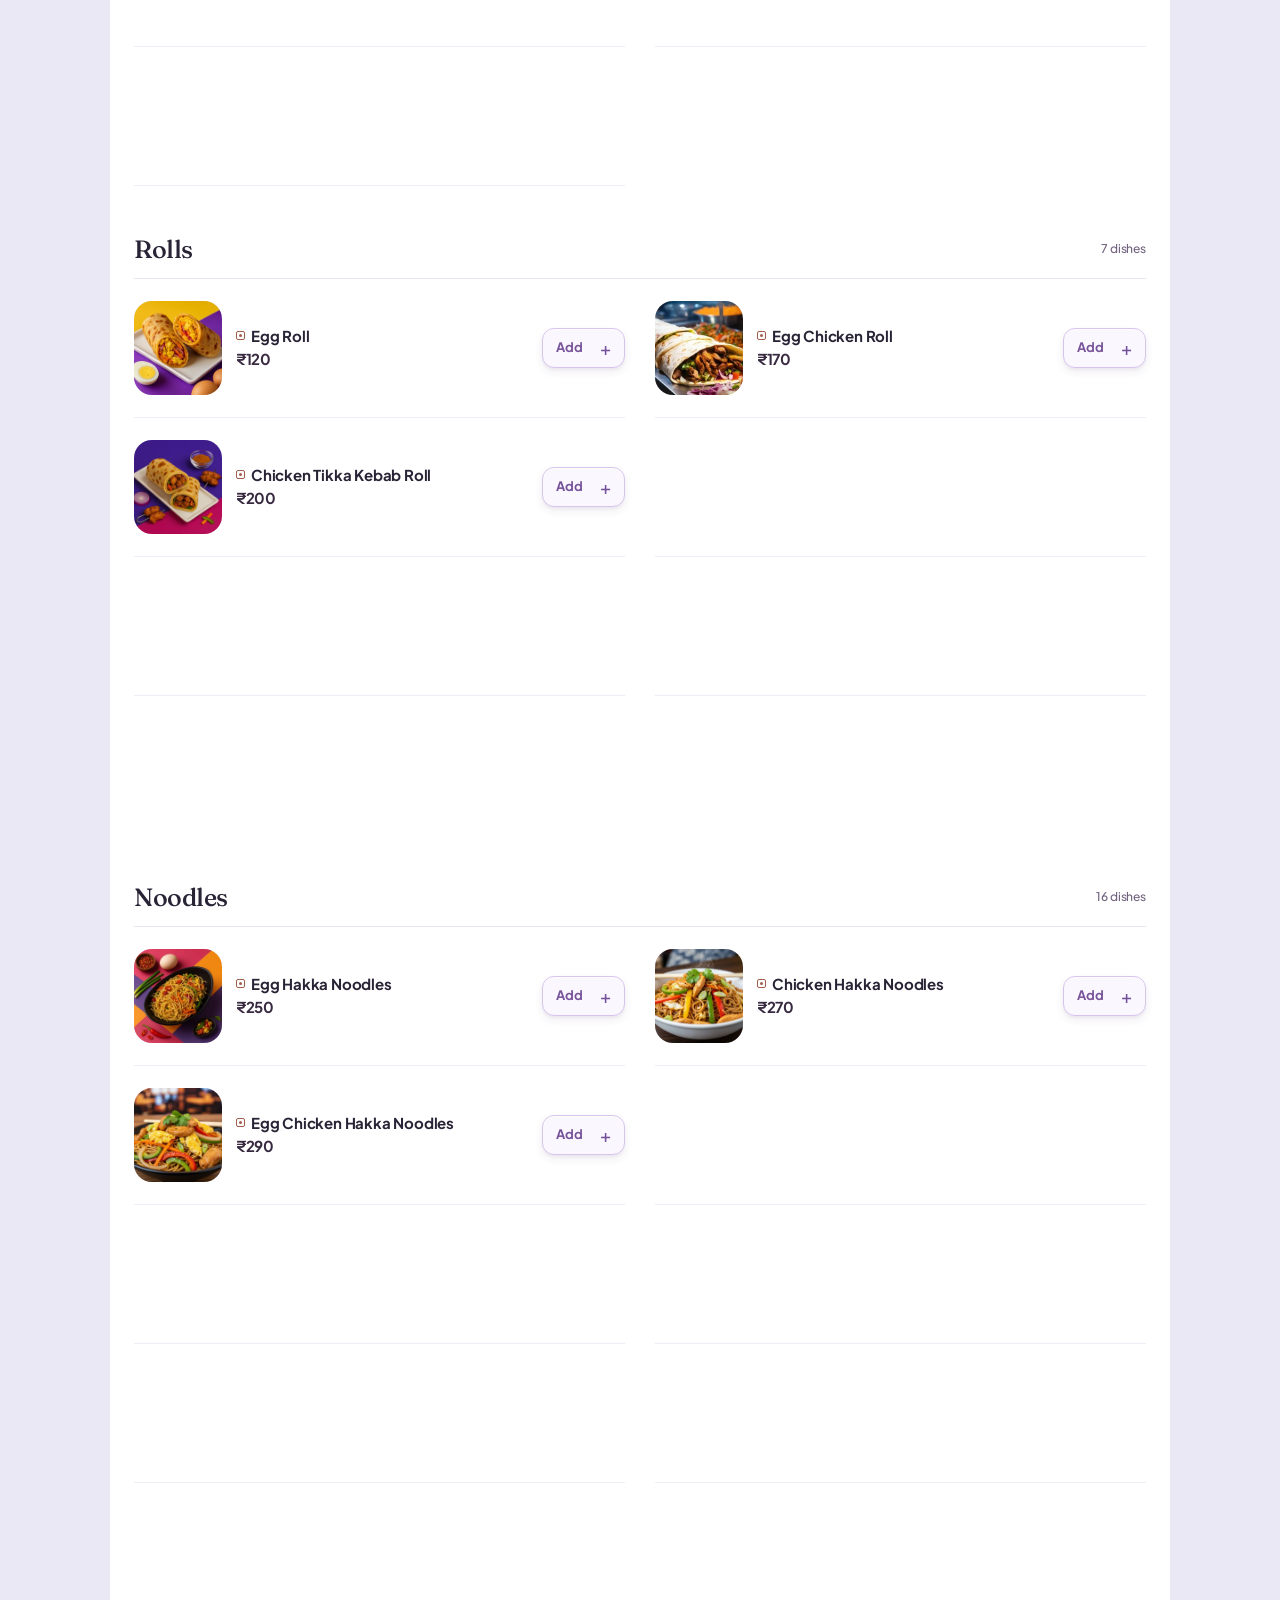
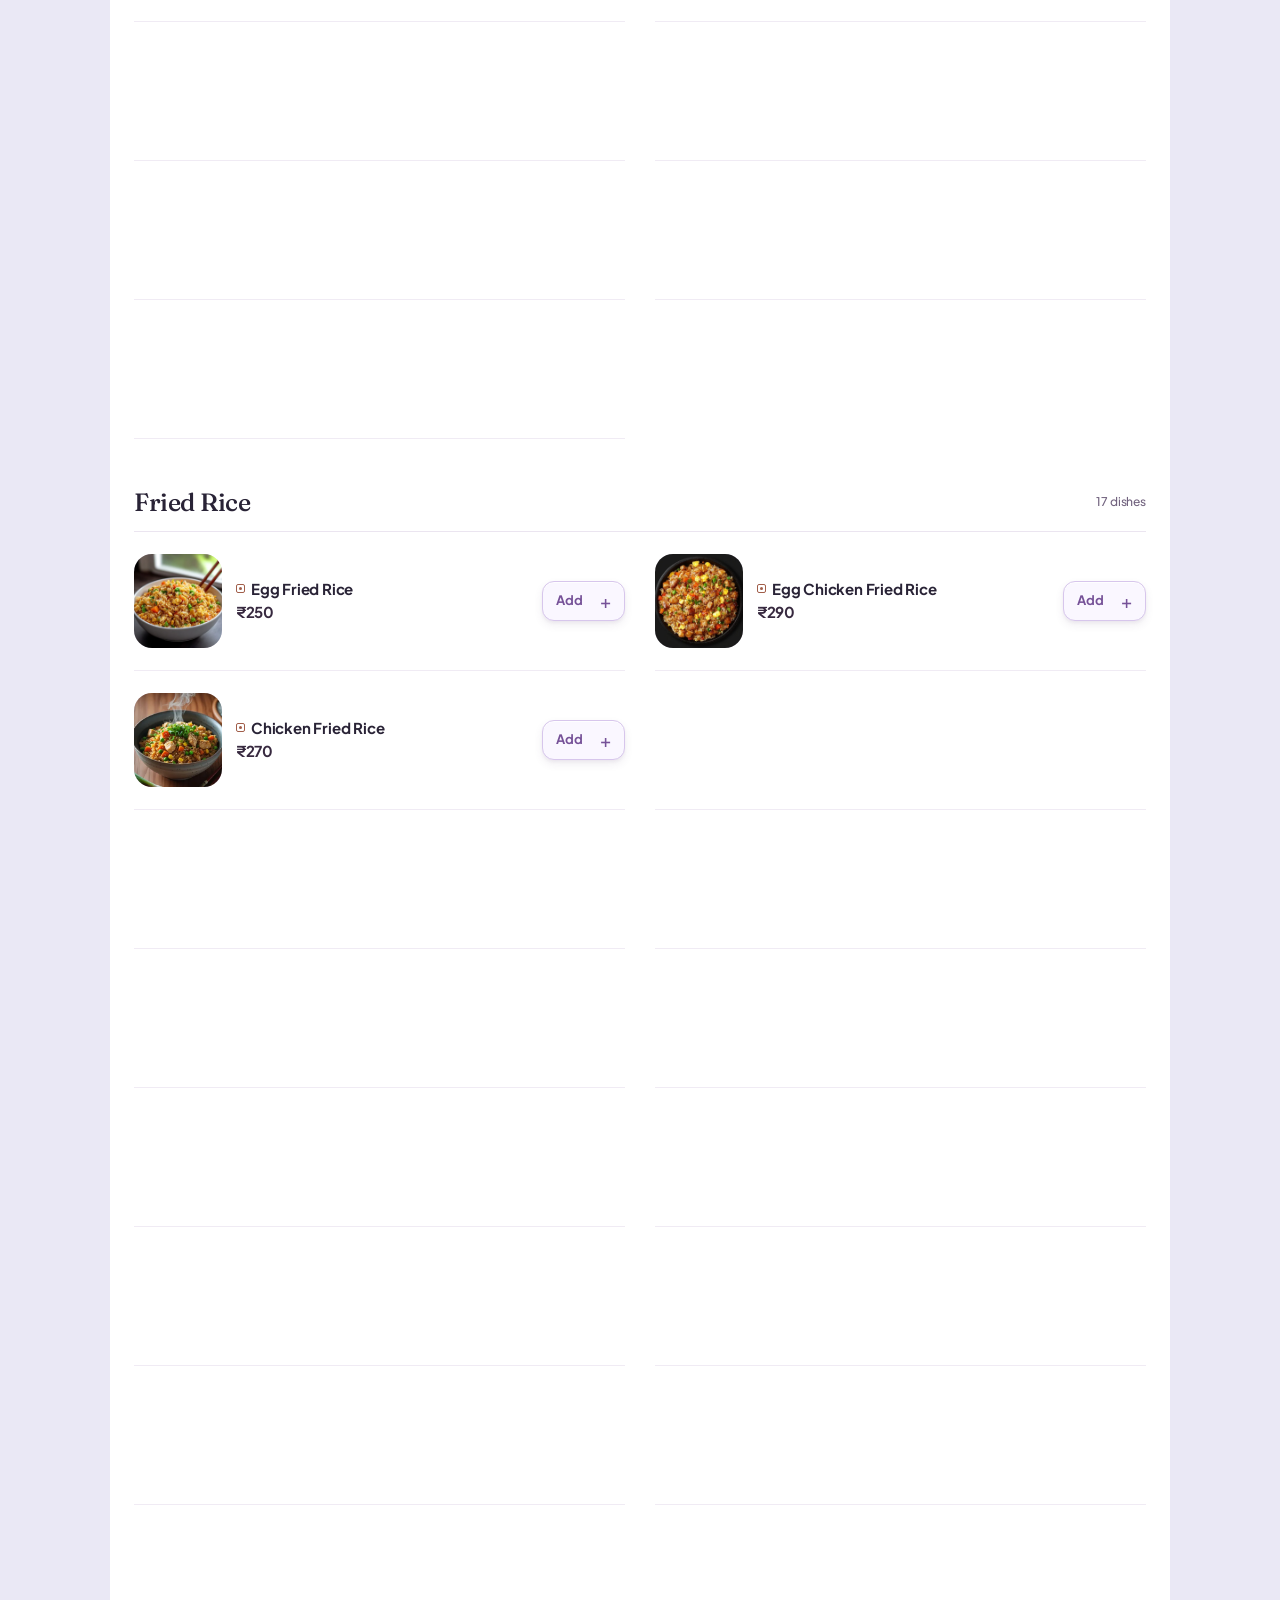
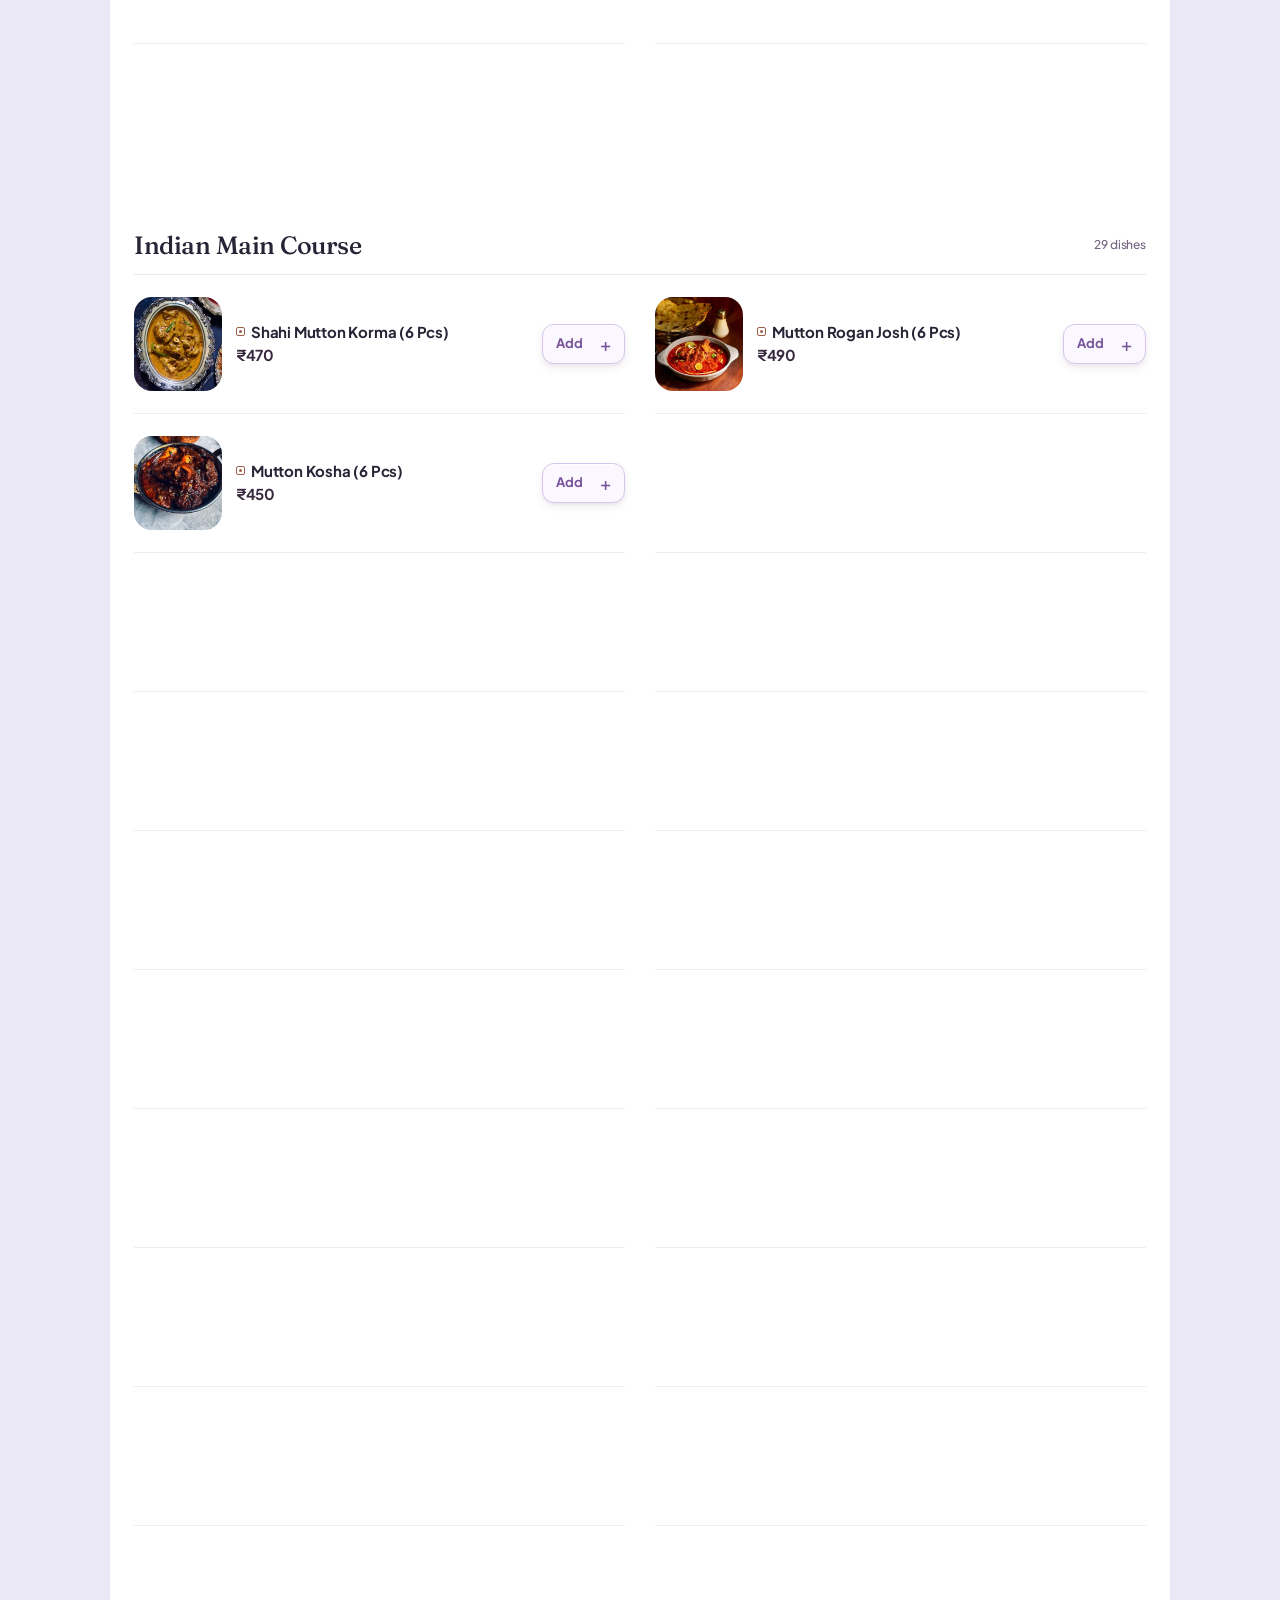
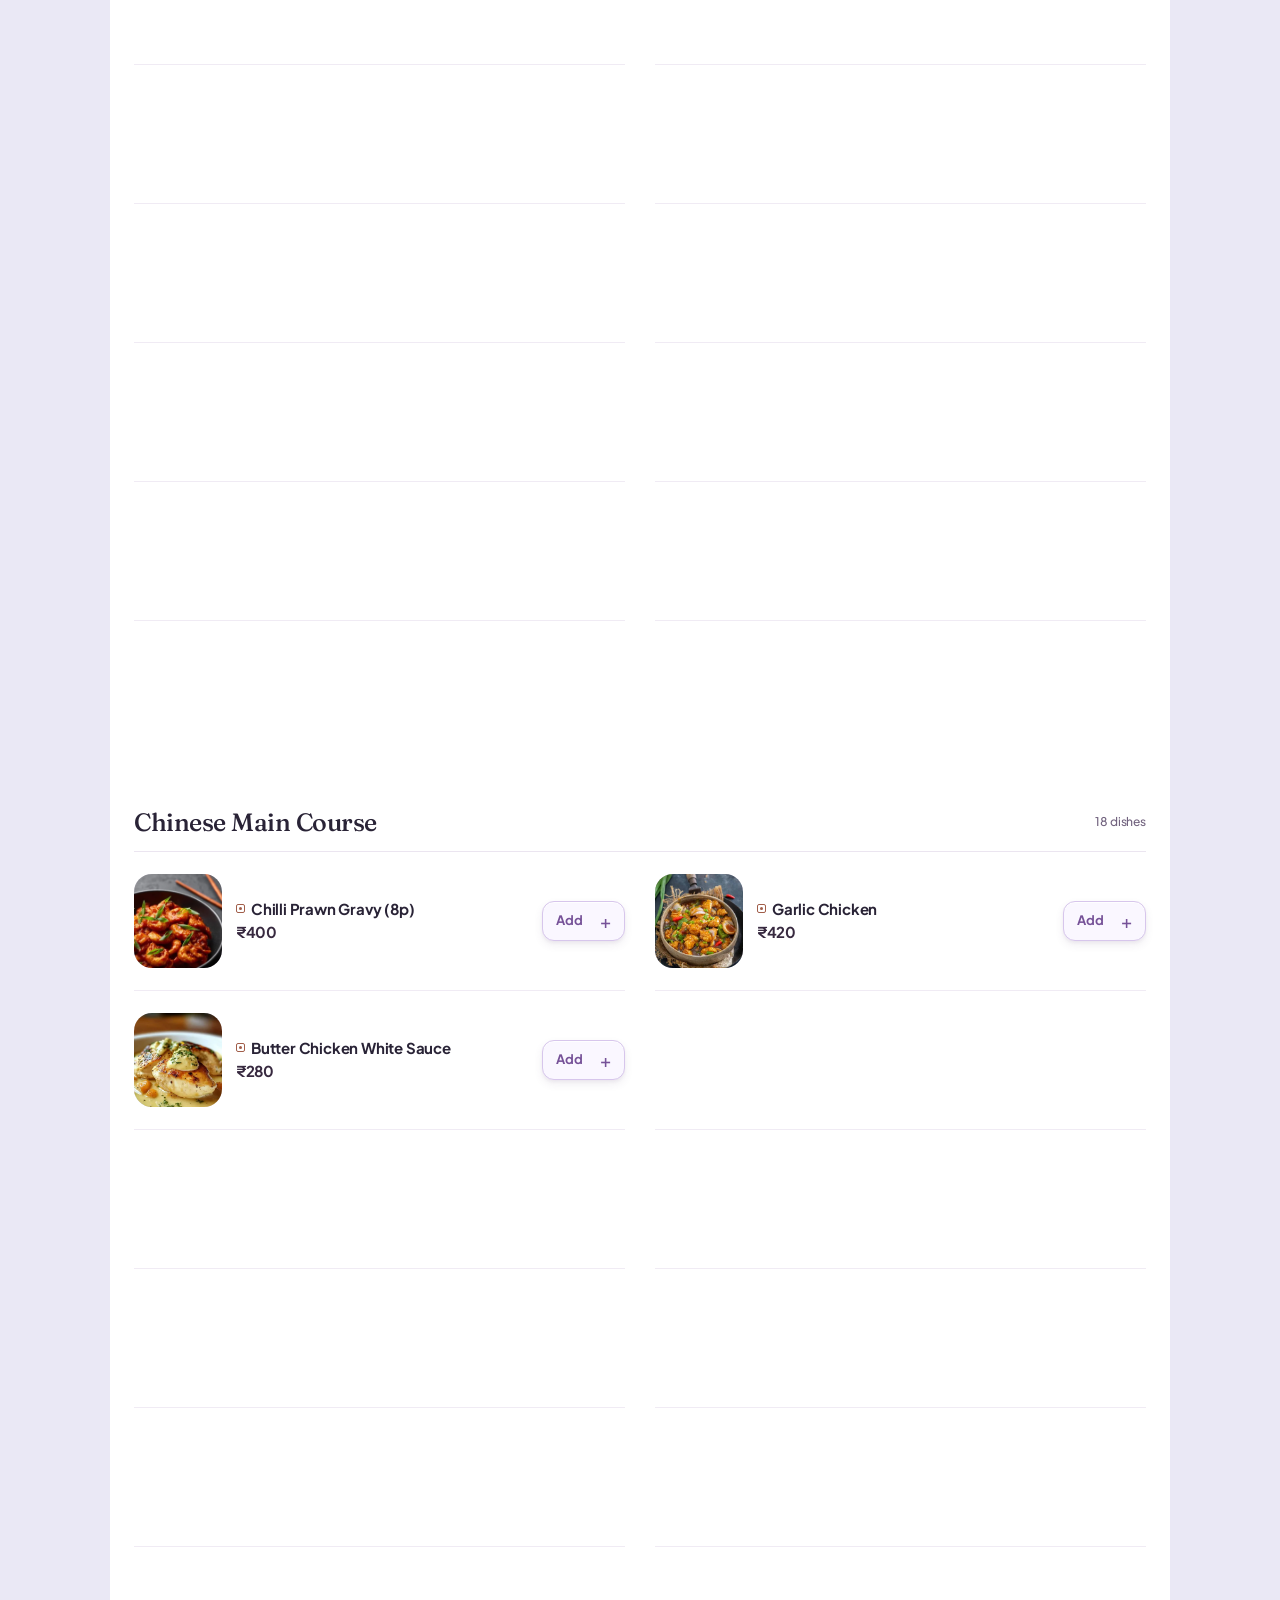
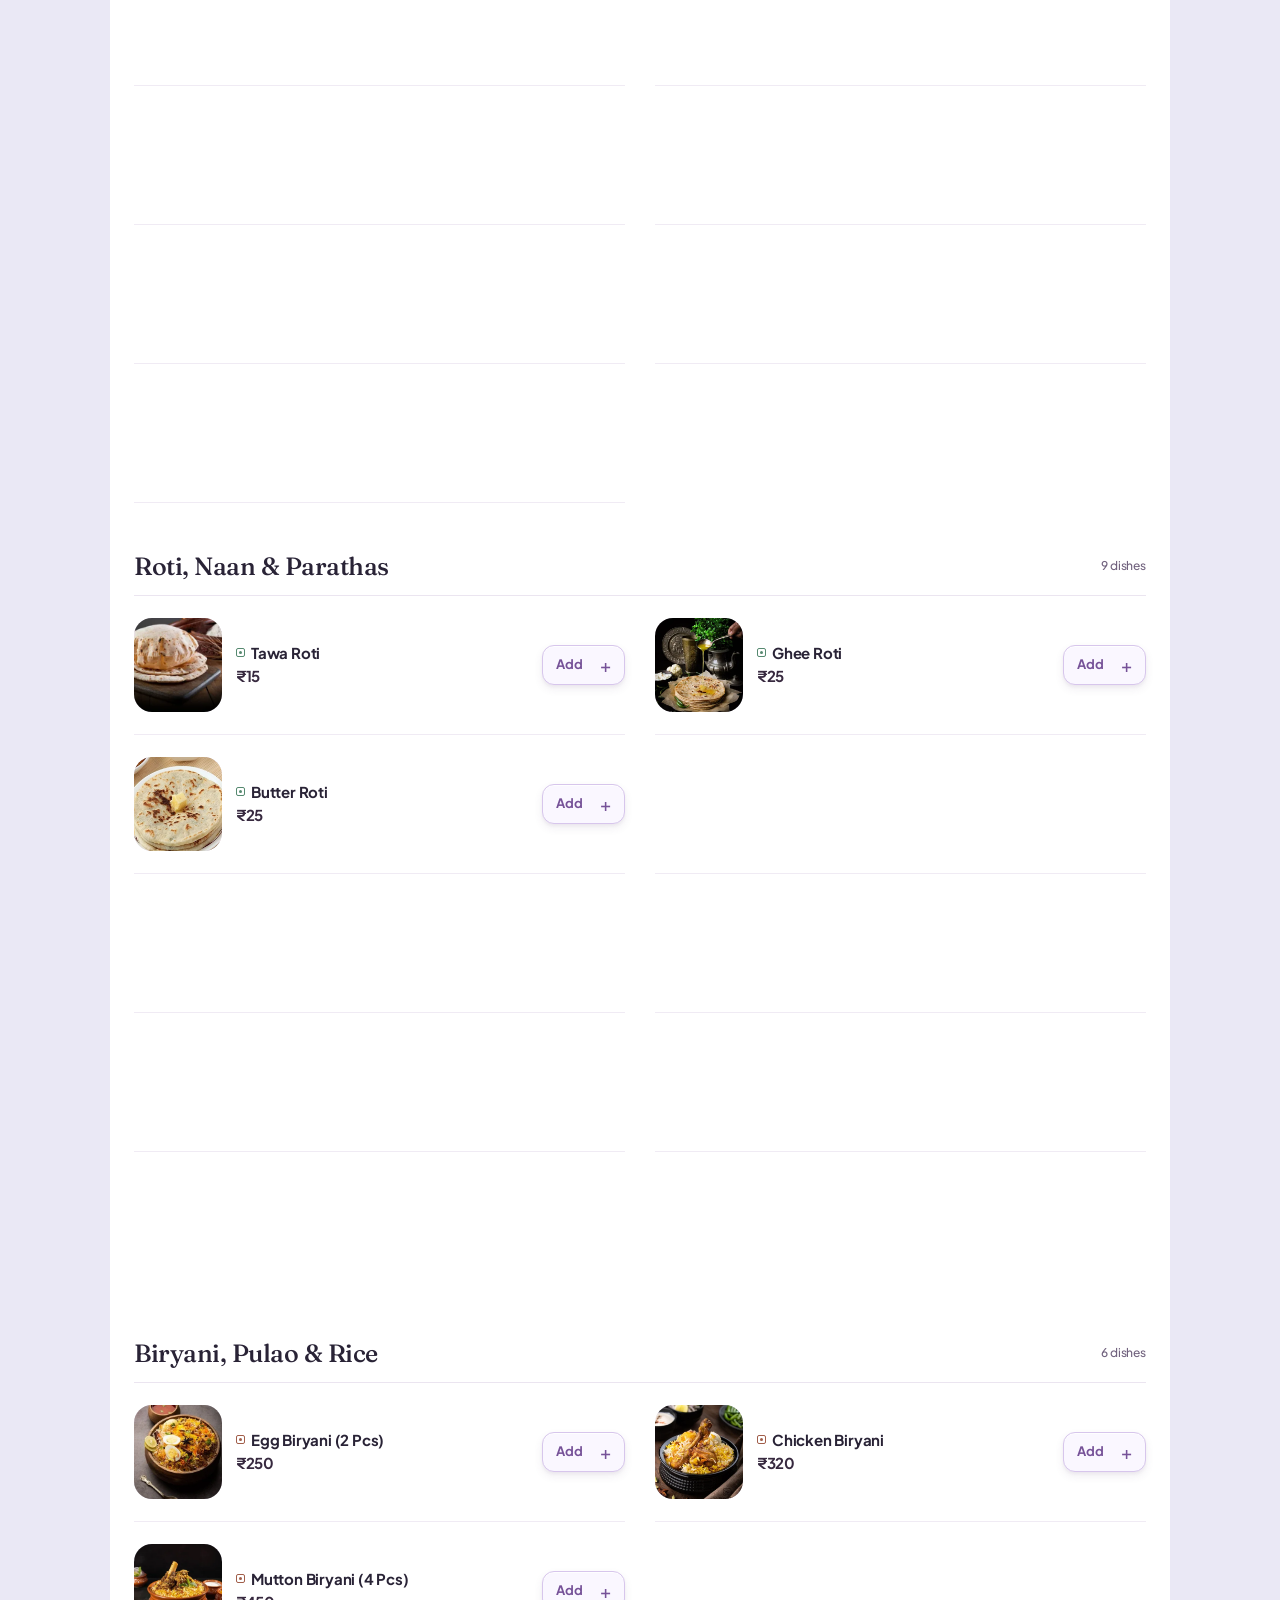
<file: table-menu.html>
<!doctype html><html lang="en"><head><script src="pages-runtime.js?v=live2"></script><meta charset="UTF-8"><meta name="viewport" content="width=device-width,initial-scale=1"><meta name="robots" content="noindex,nofollow"><meta name="theme-color" content="#ffffff"><meta name="description" content="Bedesi table menu"><title>Bedesi · Table menu</title><link rel="preconnect" href="https://fonts.googleapis.com"><link rel="stylesheet" href="style.css?v=3d4dbe0942"><link rel="stylesheet" href="premium.css?v=69d0a5a9f9"><link rel="stylesheet" href="customer-orders.css?v=b72e614071"><link rel="stylesheet" href="readability.css?v=black-footer-18"><link rel="stylesheet" href="menu-header.css?v=lavender-panel-4"></head><body><div class="app"><header class="menu-header"><div class="context-strip"><span class="brand-logo"><svg viewBox="0 0 40 40" fill="none" aria-hidden="true"><rect width="40" height="40" rx="13" fill="#333143"/><path d="M8 20h24c-1 9-5 13-12 13S9 29 8 20Z" fill="#C5B2FA"/><path d="M13 16c-3-4 4-4 1-8m7 8c-3-4 4-4 1-8m7 8c-3-4 4-4 1-8" stroke="#FFDC9F" stroke-width="2" stroke-linecap="round"/><path d="M8 20h24" stroke="white" stroke-width="2" stroke-linecap="round"/></svg><span>bedesi</span></span><span class="table-marker"><svg viewBox="0 0 24 24" fill="none" stroke="currentColor" stroke-width="1.7" stroke-linecap="round" stroke-linejoin="round" aria-hidden="true"><rect x="3" y="5" width="18" height="6" rx="2"/><path d="M6 11v9m12-9v9M6 16h12"/></svg><span>Table <b id="table-number">07</b></span></span></div><div class="search-toolbar"><button id="quick-menu" class="toolbar-menu" aria-label="Open navigation"><svg viewBox="0 0 24 24" fill="none" stroke="currentColor" stroke-width="1.8" stroke-linecap="round" stroke-linejoin="round" aria-hidden="true"><path d="M4 6h12M4 12h16M4 18h9"/></svg></button><div class="search"><span><svg viewBox="0 0 24 24" fill="none" stroke="currentColor" stroke-width="1.8" stroke-linecap="round" stroke-linejoin="round" aria-hidden="true"><circle cx="10.5" cy="10.5" r="6.2"/><path d="m15.5 15.5 4.5 4.5"/></svg></span><input id="search" type="search" placeholder="Search dishes" aria-label="Search dishes" autocomplete="off"><button id="clear-search" aria-label="Clear search" hidden><svg viewBox="0 0 24 24" fill="none" stroke="currentColor" stroke-width="1.8" stroke-linecap="round" stroke-linejoin="round" aria-hidden="true"><path d="m6 6 12 12M6 18 18 6"/></svg></button><button id="filter-open" class="filter-button" aria-label="Open menu filters"><svg viewBox="0 0 24 24" fill="none" stroke="currentColor" stroke-width="1.8" stroke-linecap="round" stroke-linejoin="round" aria-hidden="true"><path d="M6 4v16M18 4v16"/><circle cx="6" cy="9" r="2.5" fill="currentColor" stroke="none"/><circle cx="18" cy="15" r="2.5" fill="currentColor" stroke="none"/></svg><b id="filter-count" hidden></b></button></div></div></header><main id="menu"><h1 class="sr-only">Bedesi table menu</h1><div class="diet-modes" role="group" aria-label="Food preference"><button data-diet="all" aria-pressed="true" class="active">All dishes</button><button data-diet="veg" aria-pressed="false"><i class="diet-dot veg-dot"></i>Veg</button><button data-diet="egg" aria-pressed="false"><i class="diet-dot egg-dot"></i>Egg</button><button data-diet="nonveg" aria-pressed="false"><i class="diet-dot nonveg-dot"></i>Non-veg</button></div><div id="home-experience"><section class="promo-carousel" aria-label="Menu highlights"><button id="promo-card" class="promo-card"><span id="promo-copy">Masala Tea<br>₹50</span><img id="promo-image" src="assets/menu/1301715153.webp" alt="Masala Tea"></button><div id="promo-dots" class="promo-dots" aria-label="Choose menu highlight"></div></section></div><div class="menu-tabs"><h2>Categories</h2><button id="category-next" class="category-swipe-hint" aria-label="Show next categories"><svg class="swipe-hand" viewBox="0 0 24 24" fill="none" stroke="currentColor" stroke-width="1.6" stroke-linecap="round" stroke-linejoin="round" aria-hidden="true"><path d="M8 13V6a2 2 0 0 1 4 0v5-1a2 2 0 0 1 4 0v2a2 2 0 0 1 4 0v4c0 4-2 6-6 6h-1c-2 0-3-1-4-2l-4-5a2 2 0 0 1 3-2Z"/></svg><span id="category-swipe-text">Swipe left</span><svg class="swipe-arrow" viewBox="0 0 24 24" fill="none" stroke="currentColor" stroke-width="1.8" stroke-linecap="round" stroke-linejoin="round" aria-hidden="true"><path d="M4 12h16m-5-5 5 5-5 5"/></svg></button></div><section id="mood-panel" aria-label="Menu dishes"><div id="moods" class="mood-cards" role="group" aria-label="Menu categories" aria-describedby="category-swipe-text"></div><div class="recommended-heading"><h2>Our menu</h2><button id="expand-moods" aria-label="See all categories"><svg viewBox="0 0 24 24" fill="none" stroke="currentColor" stroke-width="1.8" stroke-linecap="round" stroke-linejoin="round" aria-hidden="true"><rect x="4" y="4" width="6" height="6" rx="1.5"/><rect x="14" y="4" width="6" height="6" rx="1.5"/><rect x="4" y="14" width="6" height="6" rx="1.5"/><rect x="14" y="14" width="6" height="6" rx="1.5"/></svg></button></div><div id="recommended" class="recommended-grid"></div></section></main></div><div class="bottom-dock"><button id="review" class="cart-bar" hidden><span id="cart-thumbnails" class="cart-thumbnails" aria-hidden="true"></span><span class="cart-label"><small id="cart-count">0 items</small><strong id="cart-total">₹0</strong></span><span class="cart-next"><span>Continue <svg viewBox="0 0 24 24" fill="none" stroke="currentColor" stroke-width="1.8" stroke-linecap="round" stroke-linejoin="round" aria-hidden="true"><path d="M5 12h14m-5-5 5 5-5 5"/></svg></span></span><b id="cart-badge" class="sr-only" aria-hidden="true">0</b></button></div><dialog id="browse-categories" aria-labelledby="browse-title"><div class="dialog-head"><h2 id="browse-title">Browse menu</h2><button class="icon-button" data-close aria-label="Close categories">×</button></div><div id="browse-list"></div></dialog><dialog id="filters" aria-labelledby="filters-title"><div class="dialog-head"><h2 id="filters-title">Menu filters</h2><button class="icon-button" data-close aria-label="Close filters"><svg viewBox="0 0 24 24" fill="none" stroke="currentColor" stroke-width="1.8" stroke-linecap="round" stroke-linejoin="round" aria-hidden="true"><path d="m6 6 12 12M6 18 18 6"/></svg></button></div><label class="veg-toggle"><span>Vegetarian only</span><input type="checkbox" id="veg"><span class="switch"></span></label><p class="filter-label">Category</p><div id="filter-categories" class="filter-categories"></div><div class="filter-actions"><button id="clear-filters" class="outline-button">Clear filters</button><button id="apply-filters" class="primary">Show dishes <svg viewBox="0 0 24 24" fill="none" stroke="currentColor" stroke-width="1.8" stroke-linecap="round" stroke-linejoin="round" aria-hidden="true"><path d="M5 12h14m-5-5 5 5-5 5"/></svg></button></div></dialog><dialog id="navigation" aria-labelledby="navigation-title"><div class="dialog-head"><h2 id="navigation-title">At your table</h2><button class="icon-button" data-close aria-label="Close navigation"><svg viewBox="0 0 24 24" fill="none" stroke="currentColor" stroke-width="1.8" stroke-linecap="round" stroke-linejoin="round" aria-hidden="true"><path d="m6 6 12 12M6 18 18 6"/></svg></button></div><button class="navigation-row" id="navigation-menu"><svg viewBox="0 0 24 24" fill="none" stroke="currentColor" stroke-width="1.8" stroke-linecap="round" stroke-linejoin="round" aria-hidden="true"><path d="M4 6h12M4 12h16M4 18h9"/></svg> Menu <svg viewBox="0 0 24 24" fill="none" stroke="currentColor" stroke-width="1.8" stroke-linecap="round" stroke-linejoin="round" aria-hidden="true"><path d="M5 12h14m-5-5 5 5-5 5"/></svg></button><button class="navigation-row" id="navigation-order"><svg viewBox="0 0 24 24" fill="none" stroke="currentColor" stroke-width="1.8" stroke-linecap="round" stroke-linejoin="round" aria-hidden="true"><path d="M5 7h14l1 14H4L5 7Z"/><path d="M9 9V6a3 3 0 0 1 6 0v3"/></svg> Your order <svg viewBox="0 0 24 24" fill="none" stroke="currentColor" stroke-width="1.8" stroke-linecap="round" stroke-linejoin="round" aria-hidden="true"><path d="M5 12h14m-5-5 5 5-5 5"/></svg></button><button class="navigation-row" id="navigation-help"><svg viewBox="0 0 24 24" fill="none" stroke="currentColor" stroke-width="1.8" stroke-linecap="round" stroke-linejoin="round" aria-hidden="true"><path d="M4 17h16l-2-4V9a6 6 0 0 0-12 0v4l-2 4Zm6 4h4"/></svg> Need help? <svg viewBox="0 0 24 24" fill="none" stroke="currentColor" stroke-width="1.8" stroke-linecap="round" stroke-linejoin="round" aria-hidden="true"><path d="M5 12h14m-5-5 5 5-5 5"/></svg></button></dialog><dialog id="info" aria-labelledby="info-title"><div class="dialog-head"><h2 id="info-title"></h2><button class="icon-button" data-close aria-label="Close"><svg viewBox="0 0 24 24" fill="none" stroke="currentColor" stroke-width="1.8" stroke-linecap="round" stroke-linejoin="round" aria-hidden="true"><path d="m6 6 12 12M6 18 18 6"/></svg></button></div><div id="info-content"></div><button class="primary" data-close>Back to menu <svg viewBox="0 0 24 24" fill="none" stroke="currentColor" stroke-width="1.8" stroke-linecap="round" stroke-linejoin="round" aria-hidden="true"><path d="M5 12h14m-5-5 5 5-5 5"/></svg></button></dialog><dialog id="dish" class="dish-sheet" aria-labelledby="dish-title"><div class="dish-toolbar"><button class="icon-button" data-close aria-label="Close dish details"><svg viewBox="0 0 24 24" fill="none" stroke="currentColor" stroke-width="1.8" stroke-linecap="round" stroke-linejoin="round" aria-hidden="true"><path d="M19 12H5m5-5-5 5 5 5"/></svg></button><span>Dish details</span><span class="dish-table">Table <b id="detail-table">07</b></span></div><h2 id="dish-title"></h2><strong id="dish-price" class="dish-top-price"></strong><div class="dish-sheet-photo"><img id="dish-image" alt=""></div><div class="detail-quantity" aria-label="Quantity to add"><button id="dish-minus" aria-label="Decrease quantity">−</button><span id="dish-quantity">1</span><button id="dish-plus" aria-label="Increase quantity">+</button></div><fieldset id="dish-options" hidden></fieldset><div class="dish-sheet-body"><span id="dish-kind" class="dish-kind"></span><p id="dish-description"></p><label class="dish-note-label" for="dish-note">Note for this item <span>Optional</span></label><input id="dish-note" class="dish-note-input" type="text" maxlength="300" placeholder="E.g. less spicy, no onion"><h3 class="more-heading">You might also like</h3><div id="dish-suggestions" class="dish-suggestions"></div></div><button id="dish-add" class="dish-add-bar"><span class="add-check"><svg viewBox="0 0 24 24" fill="none" stroke="currentColor" stroke-width="1.8" stroke-linecap="round" stroke-linejoin="round" aria-hidden="true"><path d="M12 5v14M5 12h14"/></svg></span><span>Add to order</span><strong id="dish-action-total">₹0</strong></button></dialog><div id="status" role="status" class="sr-only"></div><script src="menu-data.js?v=cda16ea068"></script><script src="app.js?v=single-heading-19"></script><script src="customer-orders.js?v=routes2-d4d7389064"></script></body></html>
</file>
<file: website.css>
@font-face{font-family:Jakarta;src:url('assets/fonts/jakarta-0.ttf') format('truetype');font-weight:400;font-display:swap}
@font-face{font-family:Jakarta;src:url('assets/fonts/jakarta-1.ttf') format('truetype');font-weight:500;font-display:swap}
@font-face{font-family:Jakarta;src:url('assets/fonts/jakarta-2.ttf') format('truetype');font-weight:600;font-display:swap}
@font-face{font-family:Jakarta;src:url('assets/fonts/jakarta-3.ttf') format('truetype');font-weight:700;font-display:swap}
@font-face{font-family:Fraunces;src:url('assets/fonts/fraunces-1.ttf') format('truetype');font-weight:600;font-display:swap}
@font-face{font-family:Fraunces;src:url('assets/fonts/fraunces-2.ttf') format('truetype');font-weight:700;font-display:swap}
:root{--navy:#102443;--ivory:#fbf6ed;--terracotta:#c94f1d;--brass:#d7ac62;--paper:var(--ivory);--ink:var(--navy);--muted:#465365;--accent:var(--terracotta);--line:#e4d8c8;--body:Jakarta,system-ui,sans-serif;--display:Fraunces,Georgia,serif}
*{box-sizing:border-box}html{scroll-behavior:smooth;scroll-padding-top:24px}body{margin:0;background:var(--paper);color:var(--ink);font:500 16px/1.7 var(--body);-webkit-font-smoothing:antialiased}a{color:inherit;text-decoration:none}button,input,textarea,select{font:inherit}button,a,input,textarea,select{-webkit-tap-highlight-color:transparent}button{color:inherit;cursor:pointer}button:disabled{cursor:default;opacity:.45}button:focus-visible,a:focus-visible,input:focus-visible,textarea:focus-visible,select:focus-visible,summary:focus-visible{outline:3px solid var(--brass);outline-offset:4px}[hidden]{display:none!important}img{display:block;max-width:100%;object-fit:cover}svg{width:20px;height:20px;flex:none}h1,h2,h3,p{margin-top:0}h1,h2{font-family:var(--display);font-weight:700;letter-spacing:-1.7px;line-height:1.1}h2{font-size:clamp(38px,4vw,56px)}.wrap{width:min(1224px,calc(100% - 96px));margin-inline:auto}.section-space{padding-block:92px}.section-note{display:block;margin-bottom:14px;color:var(--terracotta);font-size:13px;font-weight:700}.button{display:inline-flex;align-items:center;justify-content:center;gap:22px;min-height:52px;padding:14px 22px;border:1px solid transparent;border-radius:10px;font-size:14px;line-height:1.4;font-weight:700;white-space:nowrap;transition:background-color .15s,color .15s}.button>span{font-size:20px;line-height:1}.button-dark{background:var(--terracotta);color:white}.button-dark:hover{background:#a63d12}.button-outline{border-color:var(--brass);background:transparent;color:var(--navy)}.button-outline:hover{background:#f3e6d2}.button-brass{background:var(--brass);color:var(--navy)}.plain-link{display:inline-flex;align-items:center;gap:15px;font-size:14px;font-weight:700;text-decoration:underline;text-underline-offset:6px;text-decoration-color:var(--brass)}.plain-link>span{font-size:20px;text-decoration:none}
/* Brand and navigation. */
.site-header{height:100px;display:flex;align-items:center;justify-content:space-between;gap:28px;border-bottom:1px solid #d7ac6240}.site-brand{display:inline-flex;align-items:center;gap:9px;flex:none;font:700 36px/1 var(--display);letter-spacing:-1.8px}.site-brand img{width:38px;height:38px}.brand-period{color:var(--terracotta)}.desktop-nav{display:flex;align-items:center;gap:29px;font-size:14px;font-weight:600}.desktop-nav a:hover{color:var(--terracotta)}.header-end{display:flex;align-items:center;gap:22px}.location-mark{display:flex;align-items:center;gap:6px;font-size:12px;color:#35445b}.location-mark svg{width:16px;height:16px}.header-order{background:var(--navy);min-height:45px;padding:11px 18px;gap:18px;font-size:12px}.header-order:hover{background:#243f60}
/* The approved curved food collage. */
.hero{display:grid;grid-template-columns:minmax(0,1.03fr) minmax(0,1fr);align-items:center;gap:28px;min-height:650px;padding-top:32px;padding-bottom:60px}.intro-note{display:inline-flex;align-items:center;gap:9px;font-size:13px;font-weight:600;color:#35445b;margin-bottom:22px}.intro-note>span{width:6px;height:6px;background:var(--terracotta);border-radius:50%}.hero h1{font-size:clamp(55px,5.8vw,84px);letter-spacing:-3.5px;line-height:1.05;margin-bottom:24px}.hero-copy>p{max-width:450px;font-size:16px;line-height:1.8;color:var(--muted);margin-bottom:28px}.hero-actions{display:flex;gap:12px;flex-wrap:wrap}.hero-art{height:520px;position:relative}.hero-orbit{position:absolute;inset:20px 12px 35px;background:#f2e5d2;border-radius:48% 48% 40% 48%;transform:rotate(-10deg)}.hero-photo{position:absolute;overflow:hidden;box-shadow:0 15px 35px #10244315;background:#ecdfcc}.hero-photo-main{left:26px;top:27px;width:66%;height:410px;border-radius:110px 110px 20px 20px;transform:rotate(-7deg)}.hero-photo-main img{width:100%;height:100%;object-position:50% 46%}.photo-caption{position:absolute;bottom:0;inset-inline:0;padding:50px 18px 17px;color:white;background:linear-gradient(transparent,#102443b8);font-size:13px;font-weight:700}.hero-photo-small{right:0;bottom:17px;width:45%;height:259px;border:7px solid var(--paper);border-radius:22px;transform:rotate(8deg)}.hero-photo-small img{width:100%;height:100%}.hero-photo-small>span{position:absolute;inset:auto 0 0;padding:40px 10px 12px;font-size:13px;line-height:1.4;font-weight:700;color:white;background:linear-gradient(transparent,#102443b8)}
.flavour-strip{background:#f3e8d8;border-block:1px solid #e5d4bc}.flavour-strip .wrap{display:flex;align-items:center;justify-content:space-between;gap:24px;min-height:60px;font-size:12px;font-weight:600;color:#63472f}
/* Food discovery. */
.section-top{display:flex;align-items:flex-end;justify-content:space-between;gap:24px}.section-top h2{margin-bottom:0}.section-top .plain-link{margin-bottom:7px}.home-menu-tabs{display:flex;gap:27px;overflow-x:auto;padding:25px 0 23px;scrollbar-width:none}.home-menu-tabs button{flex:none;min-height:44px;padding:9px 1px;background:none;border:0;border-bottom:2px solid transparent;border-radius:0;color:#475368;font-size:13px;font-weight:600}.home-menu-tabs button[aria-pressed=true]{border-bottom-color:var(--terracotta);color:var(--terracotta);font-weight:700}.home-dishes{display:grid;grid-template-columns:repeat(4,minmax(0,1fr));gap:24px}.home-dish{min-width:0}.home-dish-photo{position:relative;display:block;aspect-ratio:1.05;background:#ebdfcd;border-radius:18px;overflow:hidden}.home-dish-photo>img{width:100%;height:100%;transition:transform .3s}.home-dish-photo:hover>img{transform:scale(1.035)}.diet-label{display:inline-flex;align-items:center;gap:5px;background:#fffdf7f5;border:1px solid #fff7;color:#26394b;padding:4px 8px;border-radius:6px;font-size:10px;font-weight:600;line-height:1.5}.home-dish-photo .diet-label{position:absolute;left:12px;bottom:12px}.diet-label i{width:5px;height:5px;background:#368657;border-radius:50%}.diet-label.nonveg i{background:#c55c43}.diet-label.egg i{background:#c59625}.home-dish-info{display:flex;justify-content:space-between;gap:12px;align-items:flex-start;padding:17px 0 0}.home-dish h3{font:700 15px/1.55 var(--body);margin-bottom:6px;min-height:47px}.home-dish-info p{font-size:16px;font-weight:700;margin:0;color:var(--navy)}.dish-plus{display:grid;place-items:center;width:44px;height:44px;flex:none;margin-top:1px;border:1px solid #dfa274;border-radius:12px;font-size:25px;line-height:1;color:var(--terracotta);background:#fff0df}.dish-plus:hover{background:#f6dfc4}
/* A contrasting delivery section, with real menu photography. */
.delivery-story{display:grid;grid-template-columns:1fr 1fr;background:var(--navy);border-radius:24px;overflow:hidden;min-height:590px}.delivery-story-image{position:relative;overflow:hidden;background:#192439}.delivery-story-image img{width:100%;height:100%;object-fit:cover;position:absolute;inset:0}.delivery-story-image:after{content:'';position:absolute;inset:0;background:linear-gradient(transparent 40%,#102443ce)}.delivery-story-image>span{position:absolute;bottom:35px;left:35px;z-index:1;color:var(--ivory);font:600 40px/1.15 var(--display);letter-spacing:-1px}.delivery-story-copy{padding:48px 45px 44px;color:var(--ivory)}.delivery-story-copy .section-note{color:var(--brass)}.delivery-story-copy h2{font-size:49px;line-height:1.12;margin-bottom:20px}.delivery-story-copy>p{color:#e2e4e7;font-size:14px;line-height:1.85}.delivery-steps{list-style:none;padding:3px 0;margin:24px 0 28px;display:flex;flex-direction:column;gap:18px}.delivery-steps li{display:flex;gap:14px;align-items:flex-start}.delivery-steps li>span{font-size:12px;font-weight:700;line-height:25px;color:var(--brass)}.delivery-steps strong{font-size:14px;font-weight:700}.delivery-steps p{font-size:12px;line-height:1.7;margin:3px 0 0;color:#d7dee6}.delivery-story-copy .button{min-height:47px;font-size:13px}
.bedesi-way{display:grid;grid-template-columns:1.2fr 1fr;gap:75px;align-items:center}.bedesi-way h2{font-size:39px;letter-spacing:-1.3px;line-height:1.24;margin-bottom:0}.way-details>p{font-size:15px;line-height:1.9;color:var(--muted)}.way-details .plain-link{margin-top:5px}.cuisine-tags{display:flex;flex-wrap:wrap;gap:8px;margin-top:24px}.cuisine-tags span{font-size:11px;font-weight:600;border:1px solid #dac5a6;padding:6px 12px;border-radius:7px;color:#35445b}
/* The restaurant's own interior. */
.visit-section{display:grid;grid-template-columns:1.1fr 1fr;border:1px solid #decdb4;border-radius:24px;background:#f6ead9;overflow:hidden}.visit-copy{padding:54px}.visit-copy h2{font-size:56px;margin-bottom:22px}.visit-copy>p{color:var(--muted);font-size:15px;max-width:365px;line-height:1.85}.visit-actions{display:flex;align-items:center;gap:22px;margin-top:25px;flex-wrap:wrap}.visit-actions .button{font-size:13px;gap:16px;min-height:48px;padding:12px 17px}.visit-actions .plain-link{font-size:13px}.visit-copy .table-note{font-size:12px;line-height:1.8;margin:25px 0 0;max-width:320px;color:#4b5360}.visit-type{position:relative;overflow:hidden;min-height:500px}.visit-type>img{position:absolute;inset:0;width:100%;height:100%;object-fit:cover;object-position:50% 28%}.visit-type>span{position:absolute;inset:auto 0 0;padding:65px 25px 24px;background:linear-gradient(transparent,#102443b8);color:white;font:700 17px/1.5 var(--body)}
.faq-section{display:grid;grid-template-columns:1fr 1.3fr;gap:85px}.faq-section h2{font-size:44px}.faq-list details{border-bottom:1px solid var(--line)}.faq-list summary{font-size:14px;font-weight:700;list-style:none;cursor:pointer;min-height:67px;display:flex;align-items:center;justify-content:space-between;gap:15px}.faq-list summary:after{content:'+';color:var(--terracotta);font-size:25px;font-weight:400}.faq-list details[open] summary:after{content:'−'}.faq-list details p{font-size:13px;line-height:1.9;color:var(--muted);padding-right:25px;margin:0 0 20px}
.site-footer{background:var(--navy);color:var(--ivory);padding-top:55px;overflow:hidden}.footer-top{display:flex;justify-content:space-between;align-items:center;gap:20px}.footer-top p{font:600 38px/1.2 var(--display);letter-spacing:-1px;margin:0}.footer-wordmark{font:700 clamp(130px,21vw,285px)/1.1 var(--display);letter-spacing:-.06em;white-space:nowrap;margin:24px 0 0;color:var(--ivory)}.footer-wordmark>span{color:var(--brass)}.footer-bottom{display:flex;justify-content:space-between;align-items:center;gap:20px;flex-wrap:wrap;padding:23px 0 28px;border-top:1px solid #ffffff35;font-size:11px;color:#dfd6c9}.footer-bottom nav{display:flex;gap:24px}.footer-bottom a:hover{color:white}
/* Shared controls used by delivery and the order desk. */
.sr-only{position:absolute;width:1px;height:1px;overflow:hidden;clip:rect(0,0,0,0)}.icon-button{display:grid;place-items:center;width:40px;height:40px;background:#f6ebde;border:1px solid #e1cdb4;border-radius:11px;font-size:24px;color:var(--navy)}.field{display:flex;flex-direction:column;gap:6px;font-size:12px;font-weight:600;color:#35445b}.field input,.field textarea,.field select{width:100%;padding:11px 12px;border:1px solid #ded0bd;border-radius:10px;background:#fff;color:var(--navy);font-size:16px;min-height:45px}.field textarea{resize:vertical;min-height:80px}.field-error{font-size:12px;color:#a23f47;line-height:1.6}.dialog-top{display:flex;align-items:center;justify-content:space-between;gap:15px;margin-bottom:20px}.dialog-top h2{font-size:27px;letter-spacing:-1px;margin:0}dialog{border:1px solid #e1cdb4;border-radius:22px;padding:24px;background:#fff;max-height:90dvh;width:min(460px,calc(100% - 24px));overflow:auto;color:var(--ink)}dialog::backdrop{background:#10244380}.empty-note{color:var(--muted);font-size:12px;line-height:1.8;padding:20px 0}.site-toast{position:fixed;bottom:22px;left:50%;transform:translateX(-50%);padding:12px 20px;background:var(--navy);color:white;border-radius:12px;font-size:12px;z-index:100;box-shadow:0 4px 16px #10244330}.admin-page h1,.admin-page h2{font-family:var(--body)}
@media(max-width:1100px){.wrap{width:calc(100% - 56px)}.desktop-nav{gap:20px}.site-header{gap:20px}.location-mark{display:none}.hero h1{font-size:65px}.hero-art{height:470px}.hero-photo-main{height:360px;left:15px}.hero-photo-small{height:230px}.hero-orbit{inset:20px 16px 35px}.delivery-story-copy{padding:40px 32px}.delivery-story-copy h2{font-size:43px}.bedesi-way{gap:44px}.bedesi-way h2{font-size:34px}.visit-copy{padding:40px}.faq-section{gap:45px}.flavour-strip .wrap{gap:18px;font-size:11px}}
@media(max-width:900px){.desktop-nav{gap:15px;font-size:12px}.header-order{font-size:11px;padding-inline:13px}.site-brand{font-size:32px}.hero h1{font-size:57px}.hero-copy>p{font-size:14px}.hero-actions{gap:9px}.hero .button{font-size:12px;padding:12px 15px;gap:14px}.delivery-story-copy h2{font-size:37px}.delivery-story-copy{padding:35px 25px}.delivery-story-copy>p{font-size:13px}.delivery-steps strong{font-size:13px}.delivery-steps p{font-size:11px}.visit-actions{gap:18px}.visit-copy{padding:35px}.visit-copy h2{font-size:48px}}
@media(max-width:760px){
 .wrap{width:calc(100% - 36px)}.site-header{height:78px;gap:16px}.site-brand{font-size:31px;gap:7px;letter-spacing:-1.5px}.site-brand img{width:32px;height:32px}.desktop-nav{display:none}.header-end{gap:0}.header-order{min-height:42px;font-size:11px;padding:10px 13px;gap:13px}
 .hero{display:flex;flex-direction:column;gap:20px;padding:24px 0 34px;min-height:0;align-items:stretch}.intro-note{font-size:12px;margin-bottom:18px}.hero h1{font-size:clamp(48px,13.4vw,66px);letter-spacing:-2.4px;line-height:1.05;margin-bottom:20px}.hero-copy>p{font-size:14px;line-height:1.8;max-width:440px;margin-bottom:24px}.hero .button{min-height:49px;font-size:12px;padding:12px 16px;gap:19px}.hero-art{height:370px;width:min(480px,100%);margin:0 auto}.hero-orbit{inset:10px 16px 20px}.hero-photo-main{left:22px;top:17px;height:295px;width:62%;border-radius:95px 95px 18px 18px}.hero-photo-small{width:45%;height:190px;bottom:6px;right:2px;border-width:5px}.hero-photo-small>span{font-size:12px}.photo-caption{font-size:12px;padding:35px 12px 12px}
 .flavour-strip .wrap{justify-content:center;min-height:48px;font-size:11px;gap:20px}.flavour-strip span:nth-of-type(n+3){display:none}.section-space{padding-block:55px}.section-note{font-size:12px;margin-bottom:12px}.section-top{align-items:flex-end;gap:15px}.section-top h2{font-size:35px;letter-spacing:-1.2px}.section-top .plain-link{font-size:11px;gap:7px;max-width:110px;line-height:1.6;margin-bottom:0;text-decoration:none}.home-menu-tabs{gap:22px;padding:17px 0 20px;margin-right:-18px;padding-right:18px}.home-menu-tabs button{font-size:11px;min-height:42px}.home-dishes{grid-template-columns:repeat(2,minmax(0,1fr));gap:26px 13px}.home-dish-photo{border-radius:14px;aspect-ratio:1}.home-dish-info{padding-top:13px;gap:7px}.home-dish h3{font-size:13px;line-height:1.5;min-height:40px;margin-bottom:7px}.home-dish-info p{font-size:15px}.dish-plus{width:38px;height:40px;font-size:24px;border-radius:10px}.home-dish-photo .diet-label{font-size:9px;left:8px;bottom:8px;padding:3px 6px}
 .delivery-story{grid-template-columns:1fr;border-radius:20px}.delivery-story-image{height:270px}.delivery-story-image>span{font-size:32px;left:24px;bottom:25px}.delivery-story-copy{padding:32px 25px}.delivery-story-copy h2{font-size:38px;letter-spacing:-1.3px}.delivery-story-copy>p{font-size:13px}.delivery-steps{gap:19px;margin:22px 0 26px}.delivery-steps strong{font-size:13px}.delivery-steps p{font-size:12px}.delivery-story-copy .button{font-size:12px}
 .bedesi-way{grid-template-columns:1fr;gap:24px}.bedesi-way h2{font-size:30px;line-height:1.28;letter-spacing:-1px}.way-details>p{font-size:14px;line-height:1.9}.way-details .plain-link{font-size:13px}.cuisine-tags{margin-top:23px}.cuisine-tags span{font-size:11px}
 .visit-section{grid-template-columns:1fr;border-radius:20px}.visit-copy{padding:32px 25px}.visit-copy h2{font-size:44px;letter-spacing:-1.5px}.visit-copy>p{font-size:14px}.visit-actions{gap:18px;margin-top:24px}.visit-actions .button{font-size:12px;padding:12px 14px;gap:12px;min-height:46px}.visit-actions .plain-link{font-size:12px}.visit-copy .table-note{font-size:11px;margin-top:23px}.visit-type{min-height:365px}.visit-type>img{object-position:50% 22%}.visit-type>span{font-size:16px;padding:55px 24px 22px}
 .faq-section{grid-template-columns:1fr;gap:20px}.faq-section h2{font-size:35px;margin-bottom:0}.faq-list summary{font-size:13px;min-height:63px}.faq-list details p{font-size:13px}.site-footer{padding-top:35px}.footer-top p{font-size:26px;letter-spacing:-.7px}.footer-top .button{font-size:12px;min-height:45px;padding:12px 14px;gap:14px}.footer-wordmark{font-size:clamp(108px,24vw,180px);margin-top:22px;line-height:1.2}.footer-bottom{gap:17px;padding-block:18px 24px;font-size:11px}.footer-bottom nav{gap:17px}.footer-bottom>span:last-child{display:none}
}
@media(max-width:350px){.wrap{width:calc(100% - 28px)}.hero h1{font-size:43px}.hero-art{height:325px}.hero-photo-main{height:255px;left:16px}.hero-photo-small{height:165px}.hero .button{font-size:11px;padding-inline:13px;gap:14px}.flavour-strip .wrap{font-size:10px;gap:14px}.section-top h2{font-size:30px}.section-top .plain-link{max-width:92px;font-size:10px}.home-menu-tabs{margin-right:-14px;padding-right:14px}.home-dish h3{font-size:12px;min-height:37px}.dish-plus{width:34px;height:38px}.visit-copy{padding-inline:21px}.visit-actions{gap:13px}.visit-actions .button{font-size:11px}.visit-actions .plain-link{font-size:11px}.footer-top p{font-size:23px}.footer-top .button{font-size:11px;padding-inline:12px;gap:10px}}
@media(prefers-reduced-motion:reduce){html{scroll-behavior:auto}*,*:before,*:after{animation:none!important;transition:none!important}}

.pages-preview-note{padding:12px 15px;background:#f3e8d8;border:1px solid #d7ac6266;border-radius:10px;color:#102443;font:600 12px/1.7 var(--body);margin:18px 0}
</file>
<file: delivery.css>
.delivery-page .site-header{border-bottom:1px solid var(--line);height:86px}.delivery-page .site-brand{font-size:31px}.delivery-page .site-brand img{width:32px;height:32px}.delivery-context{display:flex;align-items:center;gap:10px;color:#465b81;font-size:12px;font-weight:600}.delivery-context svg{width:26px;height:26px}.delivery-context small{display:block;color:#465b81;font-size:10px;font-weight:400}.delivery-call{font-size:10px;color:#465b81}.delivery-call strong{display:block;color:#3f5375;font-size:11px}.delivery-layout{display:grid;grid-template-columns:minmax(0,1fr) 340px;gap:40px;align-items:start;padding-block:32px 100px}.delivery-heading .back-home{font-size:10px;color:#465b81}.delivery-heading h1{font-size:55px;letter-spacing:-2px;line-height:1.06;margin:20px 0 15px}.delivery-heading p{font-size:12px;color:#465b81;margin-bottom:24px}.delivery-search{display:flex;align-items:center;gap:10px;background:white;border:1px solid #ebe2d6;border-radius:12px;padding:0 14px;height:49px}.delivery-search svg{color:#465b81;width:19px;height:19px}.delivery-search input{border:0;outline:0;background:none;width:100%;min-width:0;font-size:16px;color:#243a60}.delivery-search input::placeholder{font-size:12px;color:#465b81}.delivery-diets{display:flex;gap:7px;padding:15px 0}.delivery-diets button{display:flex;align-items:center;justify-content:center;gap:6px;min-height:35px;padding:7px 13px;font-size:10px;border:1px solid #ede4da;border-radius:9px;background:white;color:#465b81}.delivery-diets button[aria-pressed=true]{color:white;background:#465b81;border-color:#465b81}.delivery-diets i{width:6px;height:6px;border-radius:50%;background:#465b81}.delivery-diets .egg{background:#d6aa45}.delivery-diets .nonveg{background:#ce6c5c}.delivery-categories{display:flex;gap:7px;overflow-x:auto;scrollbar-width:thin;scrollbar-color:#e4d6c6 transparent;padding:0 0 13px}.delivery-categories button{white-space:nowrap;min-height:34px;padding:7px 12px;font-size:10px;color:#465b81;background:#fcfaf7;border:1px solid #f6eee3;border-radius:8px}.delivery-categories button[aria-pressed=true]{color:#465b81;border-color:#647590;background:#f7f0e6}.delivery-results-heading{display:flex;align-items:center;justify-content:space-between;margin:22px 0 18px;gap:15px}.delivery-results-heading h2{font-size:28px;letter-spacing:-.9px;margin:0}.delivery-results-heading>span{font-size:10px;color:#465b81}.delivery-products{display:grid;grid-template-columns:repeat(3,minmax(0,1fr));gap:25px 16px}.delivery-product{min-width:0}.delivery-product-photo{position:relative;aspect-ratio:1.08;border-radius:13px;overflow:hidden;background:#f6eee3}.delivery-product-photo img{width:100%;height:100%}.delivery-product-photo .diet-label{position:absolute;left:7px;bottom:7px;font-size:8px;padding:3px 5px}.delivery-product h3{font:600 11px/1.55 var(--body);margin:11px 0 8px;min-height:35px}.product-action{display:flex;align-items:center;justify-content:space-between;gap:5px}.product-action>span{font-size:11px;color:#465b81}.product-add{min-height:32px;border:1px solid #e4d7c7;border-radius:8px;padding:6px 9px;background:#fdfbf9;color:#465b81;font-size:10px;white-space:nowrap}.product-add strong{font-size:15px;font-weight:400;margin-left:7px}.load-more{display:flex;margin:30px auto 0;min-height:44px;font-size:11px}.basket-host{position:sticky;top:20px;padding-top:6px}.delivery-basket{padding:24px;background:white;border:1px solid #f3e9da;border-radius:20px;box-shadow:0 7px 30px #28416b08}.basket-heading{display:flex;justify-content:space-between;align-items:center;margin-bottom:20px}.basket-heading .section-note{font-size:9px;margin-bottom:7px}.basket-heading h2{font-size:30px;letter-spacing:-1px;margin:0}.mobile-basket-close{display:none}.basket-empty{text-align:center;padding:32px 8px 40px}.basket-empty>span{display:grid;place-items:center;width:63px;height:63px;margin:0 auto 17px;border-radius:50%;background:#f7f1e8;color:#465b81;font-size:34px}.basket-empty h3{font-family:var(--display);font-weight:600;font-size:21px;letter-spacing:-.6px;margin-bottom:9px}.basket-empty p{color:#465b81;font-size:11px;line-height:1.8}.basket-item{display:grid;grid-template-columns:42px minmax(0,1fr) auto;align-items:center;gap:10px;padding:16px 0;border-bottom:1px solid #f6efe5}.basket-item>img{width:42px;height:48px;border-radius:9px}.basket-item h3{font-size:10px;line-height:1.5;margin:0 0 5px}.basket-item .item-price{font-size:10px;color:#465b81}.quantity-stepper{display:flex;align-items:center;border:1px solid #e5d8c9;background:#fbf7f2;border-radius:8px;min-height:32px}.quantity-stepper button{border:0;background:none;min-width:29px;min-height:32px;font-size:18px;color:#465b81;padding:0}.quantity-stepper span{font-size:10px;min-width:14px;text-align:center;color:#465b81}.basket-subtotal{display:flex;justify-content:space-between;font-size:12px;margin-top:20px}.basket-subtotal strong{font-size:17px;letter-spacing:-.5px}.basket-charge-note{font-size:9px;color:#465b81;line-height:1.8;margin:8px 0 19px}.delivery-basket .button{width:100%;font-size:11px;min-height:44px;padding:11px 13px}.checkout-title{display:flex;align-items:center;justify-content:space-between;gap:10px;margin:23px 0 20px}.checkout-title h3{font-family:var(--display);font-size:22px;letter-spacing:-.6px;margin:0}.checkout-title button{border:0;background:none;color:#465b81;font-size:9px;padding:0}.delivery-basket .field{margin-bottom:13px;font-size:10px}.delivery-basket .field input,.delivery-basket .field textarea{font-size:14px}.delivery-basket .field input::placeholder,.delivery-basket .field textarea::placeholder{font-size:11px;color:#647590}.address-pair{display:grid;grid-template-columns:1fr 1fr;gap:10px}.optional{font-size:9px;font-weight:400;color:#647590}.checkout-total{display:flex;justify-content:space-between;margin:20px 0 10px;font-size:12px}.checkout-disclosure{background:#faf6f0;border-radius:9px;padding:11px;font-size:10px;color:#465b81;line-height:1.8}.privacy-note{font-size:9px;color:#647590;line-height:1.7;margin:12px 0 18px}.mobile-basket-open{display:none}.delivery-confirmation{text-align:center;padding-top:14px}.confirmation-check{display:grid;place-items:center;margin:0 auto 22px;width:60px;height:60px;border-radius:50%;background:#f6eee3;color:#42567a;font-size:26px}.delivery-confirmation h2{font-size:31px}.delivery-confirmation>p{font-size:11px;line-height:1.9;color:#465b81}.delivery-confirmation>div{padding:17px;margin:20px 0;background:#f9f5ee;border:1px solid #f2e8d9;border-radius:12px}.delivery-confirmation small,.delivery-confirmation strong,.delivery-confirmation>div>span{display:block}.delivery-confirmation small{color:#465b81;font-size:9px}.delivery-confirmation strong{font-size:20px;letter-spacing:1px;margin:5px 0}.delivery-confirmation>div>span{font-size:10px;color:#465b81}.delivery-confirmation a{color:#465b81;text-decoration:underline;text-underline-offset:3px}.variant-choice{display:flex;justify-content:space-between;align-items:center;width:100%;padding:16px;margin:9px 0;background:#fcfaf7;border:1px solid #ebe1d4;border-radius:12px;text-align:left;font-size:13px}.variant-choice strong{color:#465b81}
@media(max-width:1100px){.delivery-layout{grid-template-columns:minmax(0,1fr) 310px;gap:26px}.delivery-products{grid-template-columns:repeat(2,minmax(0,1fr))}.delivery-basket{padding:20px}.basket-item{grid-template-columns:34px minmax(0,1fr) auto;gap:7px}.basket-item>img{width:34px;height:42px}.quantity-stepper button{min-width:27px}}
@media(max-width:760px){.delivery-page .site-header{height:72px}.delivery-page .site-brand{font-size:28px}.delivery-page .site-brand img{width:29px;height:29px}.delivery-context{font-size:10px;gap:6px}.delivery-context small{font-size:9px}.delivery-context svg{width:21px;height:21px}.delivery-call{display:none}.delivery-layout{display:block;padding-top:20px;padding-bottom:130px}.delivery-heading .back-home{font-size:10px}.delivery-heading h1{font-size:43px;letter-spacing:-1.6px;margin:19px 0 13px}.delivery-heading p{font-size:11px;margin-bottom:22px}.delivery-search{height:47px}.delivery-search input::placeholder{font-size:12px}.delivery-diets{gap:6px}.delivery-diets button{font-size:10px;min-height:37px;padding-inline:12px}.delivery-categories{margin-right:-18px;padding-right:18px}.delivery-results-heading{margin-top:19px}.delivery-results-heading h2{font-size:26px}.delivery-products{gap:23px 13px}.delivery-product-photo{border-radius:13px}.delivery-product h3{font-size:11px}.product-action>span{font-size:11px}.product-add{font-size:10px;padding:6px 9px}.basket-host{display:none}.mobile-basket-open{position:fixed;display:flex;align-items:center;justify-content:space-between;gap:20px;bottom:max(12px,env(safe-area-inset-bottom));left:18px;right:18px;border:1px solid #3c4f6f;background:#1a2944;color:white;border-radius:16px;padding:12px 17px;min-height:62px;box-shadow:0 5px 20px #1a294430;z-index:10;text-align:left}.mobile-basket-open>span:first-child{display:flex;flex-direction:column;gap:1px}.mobile-basket-open b{font-size:10px;color:#647590;font-weight:400}.mobile-basket-open strong{font-size:17px;font-weight:600}.mobile-basket-open>span:last-child{font-size:12px}#mobile-basket{width:100%;max-width:520px;margin:auto auto 0;padding:0;border:0;border-radius:24px 24px 0 0;max-height:92dvh}#mobile-basket .delivery-basket{border:0;border-radius:24px 24px 0 0;box-shadow:none;padding:24px 22px 32px}.mobile-basket-close{display:grid}.basket-item{grid-template-columns:44px minmax(0,1fr) auto;gap:12px;padding:18px 0}.basket-item>img{width:44px;height:50px}.basket-item h3{font-size:12px}.basket-item .item-price{font-size:11px}.quantity-stepper{min-height:40px}.quantity-stepper button{min-width:38px;min-height:40px;font-size:21px}.quantity-stepper span{font-size:12px}.delivery-basket .field{font-size:11px}.delivery-basket .field input,.delivery-basket .field textarea{font-size:16px}.delivery-basket .button{min-height:48px;font-size:12px}.basket-charge-note,.checkout-disclosure{font-size:10px}.basket-subtotal{font-size:13px}.delivery-confirmation p{font-size:12px}.site-toast{bottom:90px;max-width:calc(100% - 36px);white-space:nowrap;font-size:11px}}

.delivery-heading p,.delivery-call,.basket-charge-note,.checkout-disclosure,.privacy-note{color:#364765}
.delivery-product h3{font-size:13px;color:#18263f}.product-action>span{font-size:13px;font-weight:600;color:#253c63}
.delivery-results-heading>span,.basket-item .item-price{font-size:12px;color:#364765}.delivery-categories button,.delivery-diets button{font-size:12px;color:#263d65}
.delivery-basket .field{font-size:12px;color:#253b61}.basket-item h3{font-size:12px}.checkout-disclosure{font-size:11px}.privacy-note{font-size:10px}
@media(max-width:760px){.delivery-heading p{font-size:13px}.delivery-product h3{font-size:12px}.delivery-categories button,.delivery-diets button{font-size:11px}}

@media(max-width:350px){.delivery-categories{margin-right:-14px;padding-right:14px}.delivery-diets{display:grid;grid-template-columns:repeat(4,minmax(0,1fr))}.delivery-diets button{padding-inline:3px;font-size:10px;gap:4px}}

.delivery-diets button[aria-pressed=true]{background:#102443;border-color:#102443;color:#fff}
.delivery-categories button[aria-pressed=true]{background:#fff0df;border-color:#dca370;color:#97400e}
.product-add{background:#fff1e3;border-color:#e0b28b;color:#a04315}
.delivery-diets i.veg{background:#368657}.delivery-diets i.egg{background:#c59625}.delivery-diets i.nonveg{background:#c55c43}
.mobile-basket-open{background:#102443;border-color:#3a516d}.mobile-basket-open b{color:#efe0c9}
.quantity-stepper{background:#fff1e4;border-color:#e4be9b}.quantity-stepper button,.quantity-stepper span{color:#9b4319}
.confirmation-check{background:#e8f1e8;color:#356447}
</file>
<file: style.css>
:root{--ink:#333143;--navy:#333143;--orange:#f5a16f;--green:#5a5370;--paper:#fff;--muted:#858394;--line:#efedf5;--lavender:#f4f1fd;--purple:#b19ae9;--peach:#fbe0cf;--butter:#ffecb2;--sage:#d8efdb;--body-font:'DM Sans',system-ui,sans-serif;--display-font:'DM Sans',system-ui,sans-serif;--header-height:104px}
*{box-sizing:border-box}html{scroll-behavior:auto;scroll-padding-top:165px}body{margin:0;background:#eae8f5;color:var(--ink);font:500 15px/1.5 var(--body-font);-webkit-font-smoothing:antialiased}button,input,textarea{font:inherit}button{color:inherit;cursor:pointer;touch-action:manipulation;-webkit-tap-highlight-color:transparent;transition:background .16s,transform .16s}button:active{transform:scale(.97)}a{color:inherit;text-decoration:none}button:focus-visible,a:focus-visible,input:focus-visible,textarea:focus-visible,summary:focus-visible{outline:3px solid #9673d2;outline-offset:3px}svg{width:22px;height:22px;flex-shrink:0}img{display:block;width:100%;height:100%;object-fit:cover}[hidden]{display:none!important}.app{max-width:1060px;margin:28px auto 0;padding:0 38px;background:white;min-height:100vh;border-radius:29px 29px 0 0}.menu-header{position:sticky;top:0;z-index:9;background:white;height:var(--header-height);padding:13px 0 12px}.context-strip{display:flex;align-items:center;justify-content:space-between;gap:15px;font-size:12px;line-height:18px;margin-bottom:11px;color:#777484}.context-strip>span:first-child{font-weight:700;color:var(--ink);font-size:13px}.context-strip b{font-weight:700;color:var(--ink)}.search-toolbar{display:flex;align-items:center;gap:18px;height:50px}.toolbar-menu{display:grid;place-items:center;width:25px;height:44px;background:none;border:0;padding:0;flex-shrink:0}.toolbar-menu svg{width:23px;height:23px}.search{position:relative;display:flex;align-items:center;gap:10px;flex:1;min-width:0;height:50px;border-radius:18px;background:#f6f6f9;padding:0 65px 0 16px;color:#5b586e}.search>span{display:flex;align-items:center}.search>span svg{width:20px;height:20px}.search input{flex:1;min-width:0;border:0;outline:0;background:none;padding:10px 0;font-size:14px;color:var(--ink)}.search input::placeholder{color:#93909f}.search input::-webkit-search-cancel-button{display:none}.search #clear-search{display:grid;place-items:center;width:26px;height:28px;border:0;background:none;padding:0;position:absolute;right:57px;top:11px}.search #clear-search svg{width:15px;height:15px}.filter-button{position:absolute;right:0;top:0;display:grid;place-items:center;width:51px;height:50px;border:0;border-radius:17px;background:var(--ink);color:white}.filter-button svg{width:22px;height:22px}.filter-button b{position:absolute;right:-3px;top:-4px;display:grid;place-items:center;background:#f1749c;color:white;border:2px solid white;border-radius:50%;min-width:19px;height:19px;font-size:10px;line-height:1;font-weight:600;padding:1px 3px}.promo-carousel{padding-top:14px}.promo-card{position:relative;display:flex;align-items:center;min-height:132px;border:0;border-radius:20px;background:#ab96f3;color:white;width:100%;text-align:left;padding:25px;overflow:visible}.promo-card>span{font-size:25px;line-height:1.25;white-space:pre-line;font-weight:700;letter-spacing:-.55px;max-width:65%}.promo-card img{position:absolute;width:167px;height:167px;object-fit:contain;right:3px;top:-15px;transform:rotate(8deg);filter:drop-shadow(0 8px 8px #45305c38)}.promo-dots{display:flex;justify-content:center;align-items:center;gap:5px;min-height:29px}.promo-dots button{width:18px;height:24px;padding:0;background:none;border:0;position:relative}.promo-dots button:after{content:'';position:absolute;width:7px;height:3px;border-radius:10px;left:5px;top:10px;background:#e5e2ec}.promo-dots button.active:after{width:16px;left:1px;background:var(--ink)}.menu-tabs{position:sticky;top:var(--header-height);z-index:7;display:flex;align-items:center;gap:22px;min-height:62px;padding:14px 0;background:white}.menu-tabs>button[role=tab]{padding:0;background:none;border:0;min-height:36px;font-size:23px;line-height:1.2;font-weight:600;color:#898293;text-align:left;white-space:nowrap;letter-spacing:-.35px}.menu-tabs>button[role=tab].active{color:var(--ink)}#expand-moods{display:grid;place-items:center;margin-left:auto;width:31px;min-height:36px;border:0;background:none;color:#777287;padding:0}#expand-moods svg{width:17px;height:17px}.mood-cards{display:flex;gap:15px;overflow:auto;scrollbar-width:none;padding:3px 1px 6px}.mood-cards::-webkit-scrollbar{display:none}.mood-card{--mood:#ffecb2;display:flex;flex-direction:column;align-items:center;justify-content:center;gap:10px;flex:1;min-width:120px;min-height:145px;background:var(--mood);border:0;border-radius:19px;padding:15px 11px 14px;box-shadow:0 2px 5px #34324403}.mood-yellow{--mood:#ffecb2}.mood-pink{--mood:#fcd4dd}.mood-blue{--mood:#d7edfb}.mood-peach{--mood:#fbe0cf}.mood-purple{--mood:#d7cdf2}.mood-mint{--mood:#d2f0d6}.mood-icon-wrap{display:grid;place-items:center;height:77px;width:100%}.mood-icon-wrap svg{width:75px;height:75px}.mood-label{display:block;font-size:13px;line-height:1.2;font-weight:700;text-align:center;max-width:90px}.mood-cards.expanded{display:grid;grid-template-columns:repeat(3,minmax(0,1fr));overflow:visible;padding:3px 0 0;gap:25px}.mood-cards.expanded .mood-card{padding:0;min-width:0;min-height:0;display:block;background:none;box-shadow:none;text-align:left}.mood-cards.expanded .mood-icon-wrap{height:190px;border-radius:21px;background:var(--mood)}.mood-cards.expanded .mood-icon-wrap svg{width:95px;height:95px}.mood-cards.expanded .mood-label{margin-top:12px;max-width:none;text-align:left;font-size:15px;line-height:1.3;font-weight:600}.recommended-heading{display:flex;align-items:center;justify-content:space-between;margin:27px 0 18px}.recommended-heading h2,.section-heading h2{margin:0;font-size:26px;line-height:1.2;font-weight:700;letter-spacing:-.5px}.recommended-grid{display:grid;grid-template-columns:repeat(2,minmax(0,1fr));gap:22px;max-width:760px;margin:0 auto}.recommended-column{display:flex;flex-direction:column;gap:22px;min-width:0}.recommended-card{border:1px solid #f0eef5;background:#fff;border-radius:24px;padding:18px;box-shadow:0 3px 9px #34324403;min-width:0}.recommended-photo{display:block;width:100%;height:212px;padding:0;border:0;background:none;overflow:hidden;border-radius:17px}.recommended-photo img{object-fit:contain;filter:drop-shadow(0 8px 7px #34324414);transition:transform .25s}.recommended-photo:hover img{transform:scale(1.04)}.recommended-photo:not(.cutout) img{object-fit:cover;border-radius:17px}.dish-tag{display:inline-block;border-radius:6px;padding:3px 7px;font-size:11px;line-height:1.3;font-weight:600;margin-top:10px}.tag-0{background:#e4dcf7}.tag-1{background:#def2e7}.tag-2{background:#fff0ba}.recommended-card h3{font-size:21px;line-height:1.25;letter-spacing:-.4px;font-weight:600;margin:9px 0 13px}.recommended-bottom{display:flex;align-items:center;justify-content:space-between;gap:8px;flex-wrap:wrap}.price{font-size:20px;font-weight:700;letter-spacing:-.45px}.add{display:flex;align-items:center;justify-content:space-between;gap:14px;min-width:83px;min-height:43px;padding:9px 13px;border:1px solid #dedbea;border-radius:13px;background:#fff;color:var(--ink);font-size:13px;font-weight:600}.add b{font-size:21px;line-height:1;font-weight:400}.compact-add{justify-content:center;min-width:43px;width:43px;padding:0;border-color:var(--ink);background:var(--ink);color:#fff;border-radius:14px}.compact-add b{font-size:21px;font-weight:500}.stepper{display:flex;align-items:center;justify-content:space-between;min-width:85px;min-height:43px;background:var(--ink);border:1px solid var(--ink);border-radius:13px;color:white;font-size:14px;font-weight:600}.stepper button{width:28px;min-height:41px;border:0;background:none;color:inherit;font-size:20px}.stepper span{min-width:21px;text-align:center}.stepper button:disabled{opacity:.45;cursor:default}.recommended-bottom:has(.stepper){display:grid;grid-template-columns:1fr;gap:10px}.recommended-bottom .stepper{justify-content:space-between}.view-all{display:flex;align-items:center;justify-content:space-between;gap:10px;min-height:70px;padding:8px 18px 8px 9px;border:1px solid #eeecf4;border-radius:20px;background:#fff;font-size:13px;font-weight:600;box-shadow:0 3px 9px #34324402}.view-all>span{display:grid;place-items:center;width:49px;height:49px;border-radius:16px;background:#f6f6fa;font-size:23px;color:#59556d}.category-area{padding:5px 0 14px}.categories{display:flex;gap:17px;overflow:auto;scrollbar-width:none;padding:3px 1px 7px}.categories::-webkit-scrollbar{display:none}.category{display:flex;align-items:center;flex-direction:column;gap:8px;flex:1;min-width:70px;background:none;border:0;padding:0;font-size:13px;color:#625d73;white-space:nowrap}.category-image{display:block;width:59px;height:59px;padding:6px;border:1.5px solid transparent;border-radius:50%;background:#f7f5fb}.category-image img{object-fit:contain}.category.active .category-image{border-color:#b19ae9;background:#f0eafa}.category.active{color:var(--ink);font-weight:600}.section-heading{display:flex;align-items:center;justify-content:space-between;gap:10px;margin:10px 0 0}.section-heading h2>span{font-size:13px;color:#8d879d;margin-left:6px;font-weight:500;letter-spacing:0;vertical-align:middle}.text-button{min-height:42px;border:0;background:none;font-size:13px;color:#7b6b9e;font-weight:600}.food-grid{display:grid;grid-template-columns:repeat(2,minmax(0,1fr));gap:0 35px}.food{display:flex;align-items:center;gap:14px;padding:22px 0;border-bottom:1px solid var(--line);min-width:0}.food-photo{width:82px;height:91px;flex-shrink:0;display:block;border:0;padding:0;border-radius:16px;background:#f5f1fc;overflow:hidden}.food-photo.cutout{padding:5px}.food-photo.cutout img{object-fit:contain;filter:drop-shadow(0 4px 4px #34324412)}.food-info{flex:1;min-width:0}.food-name{display:flex;align-items:flex-start;gap:6px}.food h3{margin:0;font-size:19px;line-height:1.25;letter-spacing:-.4px;font-weight:600}.food-type{display:inline-grid;place-items:center;width:10px;height:10px;border:1px solid #568970;border-radius:2px;background:white;flex-shrink:0;margin-top:5px}.food-type:after{content:'';width:4px;height:4px;border-radius:50%;background:#568970}.food-type.nonveg{border-color:#a15e4a}.food-type.nonveg:after{background:#a15e4a}.food-detail{display:block;font-size:12px;color:#847e91;margin:5px 0 7px}.food .price{font-size:17px}.food-bottom{flex-shrink:0}footer{display:flex;align-items:center;justify-content:center;flex-direction:column;gap:9px;padding:35px 0 55px;color:#827b90}footer small{font-size:11px;text-align:center}.footer-mark{font-size:26px;color:#b09bdc}body.has-cart footer{padding-bottom:155px}.bottom-dock{position:fixed;bottom:max(16px,env(safe-area-inset-bottom));left:50%;transform:translateX(-50%);width:min(470px,calc(100% - 32px));z-index:20;pointer-events:none}.cart-bar{pointer-events:auto;display:flex;align-items:center;justify-content:space-between;gap:13px;width:100%;min-height:81px;padding:17px 21px;border:0;border-radius:24px;background:var(--ink);color:white;box-shadow:0 10px 25px #34324424;animation:cart-appear .26s cubic-bezier(.2,.8,.2,1)}.cart-label{display:flex;align-items:flex-start;flex-direction:column;gap:1px;text-align:left}.cart-label>b{font-size:17px;font-weight:600}.cart-label>small{font-size:11px;color:#e0dce9;white-space:nowrap}.cart-thumbnails{display:flex;align-items:center;flex:1;justify-content:center;min-width:0;padding-right:3px}.cart-thumb{position:relative;display:block;width:39px;height:39px;padding:3px;border:2px solid var(--ink);border-radius:50%;background:#f4eddd;flex-shrink:0;margin-left:-5px}.cart-thumb:first-child{margin-left:0}.cart-thumb img{object-fit:contain;border-radius:50%}.cart-thumb small{position:absolute;right:-2px;bottom:-1px;display:grid;place-items:center;min-width:14px;height:14px;padding:1px 2px;border-radius:50%;background:white;color:var(--ink);font-size:9px;line-height:1;font-weight:600}.cart-next{display:flex;align-items:flex-end;flex-direction:column;gap:2px}.cart-next>strong{font-size:18px;line-height:1.2;font-weight:700}.cart-next>span{display:flex;align-items:center;gap:4px;white-space:nowrap;font-size:11px;color:#eeeaf7}.cart-next svg{width:13px;height:13px}.cart-badge{display:grid;place-items:center;background:#f7f5fc;color:var(--ink);border-radius:12px;min-width:35px;height:35px;padding:4px;font-size:16px;line-height:1;font-weight:700}@keyframes cart-appear{from{opacity:0;transform:translateY(15px)}to{opacity:1;transform:translateY(0)}}body:has(dialog[open]){overflow:hidden}dialog{width:min(470px,calc(100% - 26px));max-height:88dvh;border:1px solid #eeebf6;border-radius:26px;padding:25px;background:#fff;color:var(--ink);box-shadow:0 20px 90px #34324430}dialog::backdrop{background:#34324466;backdrop-filter:blur(5px)}.dialog-head{display:flex;align-items:center;justify-content:space-between;gap:12px;margin-bottom:22px}.dialog-head h2{font-size:27px;line-height:1.2;letter-spacing:-.6px;font-weight:700;margin:0}.icon-button{display:grid;place-items:center;width:41px;height:41px;flex-shrink:0;background:#f4f2fa;border:0;border-radius:15px;color:var(--ink)}.primary{display:flex;align-items:center;justify-content:center;gap:15px;width:100%;min-height:49px;padding:14px 18px;background:var(--ink);color:white;border:0;border-radius:15px;font-size:14px;font-weight:600}.primary svg{width:18px;height:18px}.primary:disabled{opacity:.6;cursor:default}.outline-button{min-height:46px;padding:12px 18px;background:white;color:var(--ink);border:1px solid #ded9eb;border-radius:14px;font-size:14px;font-weight:500}#info-content{font-size:15px;line-height:1.8;color:#6f687f;margin-bottom:25px}.navigation-row{display:flex;align-items:center;gap:13px;width:100%;min-height:60px;background:white;border:0;border-bottom:1px solid var(--line);font-size:16px;text-align:left;padding:12px 0}.navigation-row>svg:last-child{margin-left:auto;width:17px;height:17px;color:#a29aaf}.veg-toggle{display:flex;align-items:center;justify-content:space-between;gap:15px;position:relative;min-height:49px;font-size:15px;cursor:pointer}.veg-toggle input{position:absolute;right:0;width:35px;height:28px;opacity:0;cursor:pointer}.switch{display:block;position:relative;width:33px;height:20px;border-radius:20px;background:#dcd8e5}.switch:after{content:'';position:absolute;top:3px;left:3px;width:14px;height:14px;border-radius:50%;background:white;transition:transform .16s}.veg-toggle input:checked+.switch{background:#a18ad7}.veg-toggle input:checked+.switch:after{transform:translateX(13px)}.veg-toggle input:focus-visible+.switch{outline:3px solid #9673d2;outline-offset:3px}.filter-label{font-size:13px;color:#8a8298;margin:24px 0 12px}.filter-categories{display:flex;flex-wrap:wrap;gap:9px}.filter-categories button{min-height:39px;padding:8px 13px;border:1px solid #e5dfed;border-radius:12px;background:white;font-size:13px}.filter-categories button.active{background:#ece5fa;color:#5f468d;border-color:#c9b8e9}.filter-actions{display:flex;gap:10px;margin-top:27px}.filter-actions .outline-button{flex:1;white-space:nowrap}.filter-actions .primary{flex:1.4}#empty{text-align:center;padding:40px 0}#empty h2{font-size:24px;letter-spacing:-.5px}#empty p{font-size:14px;color:#82798f}.dish-sheet{padding:20px 0 0;width:min(460px,calc(100% - 20px));background:#f4f2fd;overflow:auto;max-height:92dvh}.dish-toolbar{display:flex;align-items:center;justify-content:space-between;gap:10px;padding:0 20px;color:#9a90ad;font-size:11px}.dish-toolbar>.icon-button{background:#eae5f5;width:42px;height:42px;border-radius:15px}.dish-table{font-size:11px;color:#84798f;white-space:nowrap}.dish-sheet>h2{font-size:29px;line-height:1.2;letter-spacing:-.6px;margin:22px 25px 8px;text-align:center;font-weight:700}.dish-top-price{display:block;text-align:center;font-size:23px;line-height:1.3;font-weight:700}.dish-sheet-photo{height:280px;margin-top:14px;padding:8px 22px}.dish-sheet-photo img{object-fit:contain;filter:drop-shadow(0 11px 11px #5c507c25)}.dish-sheet:not(.has-cutout) .dish-sheet-photo img{object-fit:cover;border-radius:50%;width:255px;height:255px;margin:auto}.detail-quantity{display:flex;align-items:center;justify-content:space-between;position:relative;z-index:1;max-width:112px;margin:-19px auto 0;min-height:47px;padding:4px;background:white;border-radius:14px;box-shadow:0 3px 8px #3432440b}.detail-quantity button{display:grid;place-items:center;width:33px;height:35px;border:0;border-radius:10px;background:var(--ink);color:white;font-size:22px;line-height:1}.detail-quantity button:first-child{background:#f4f5f9;color:#838a99}.detail-quantity button:disabled{opacity:.45;cursor:default}.detail-quantity>span{font-size:16px;font-weight:600}.dish-sheet-body{padding:28px 22px 17px;margin-top:24px;background:white;border-radius:35px 0 0 0}.dish-kind{font-size:12px;color:#8d819c}.dish-sheet-body>p{font-size:14px;line-height:1.8;margin:9px 0 22px;color:#7b7188}.more-heading{font-size:14px;line-height:1.3;font-weight:600;margin:0 0 15px}.dish-suggestions{display:flex;gap:14px}.dish-suggestions button{flex:1;min-width:0;background:none;border:0;padding:0;text-align:left;font-size:11px;line-height:1.3;color:#62586e}.dish-suggestions button>span{display:block;height:62px;background:#f6f3fa;border-radius:18px;padding:7px;margin-bottom:8px}.dish-suggestions img{object-fit:contain}.dish-add-bar{position:sticky;bottom:0;display:flex;align-items:center;gap:15px;width:calc(100% - 24px);margin:12px;min-height:65px;border:0;border-radius:21px;background:var(--ink);color:white;padding:11px 13px;font-size:16px;font-weight:600;box-shadow:0 0 0 12px #ffffffbb}.add-check{display:grid;place-items:center;width:39px;height:39px;border-radius:13px;background:#f5a16f;color:white;flex-shrink:0}.add-check svg{width:21px;height:21px}.dish-add-bar>strong{display:block;margin-left:auto;border-radius:13px;background:#262436;padding:10px 11px;font-size:18px;line-height:1.2;font-weight:700}.dish-add-bar:disabled{opacity:.55;cursor:default}.sr-only{position:absolute;width:1px;height:1px;overflow:hidden;clip:rect(0,0,0,0);white-space:nowrap}.table-chip{display:flex;align-items:center;gap:7px;padding:10px 13px;background:#f3effb;border:1px solid #e8e0f4;border-radius:12px;font-size:13px;color:#625575}.table-chip svg{width:18px;height:18px}.table-chip b{font-weight:700}textarea{width:100%;min-height:85px;max-height:180px;resize:vertical;border:1px solid #e5dfef;border-radius:13px;background:white;color:var(--ink);padding:13px;font-size:14px;line-height:1.6}
@media(min-width:701px) and (max-width:1100px){.app{margin:0 18px;padding:0 30px}.mood-card{min-width:110px}.mood-cards{gap:12px}.food-grid{gap:0 25px}.food-photo{width:70px;height:79px}.food{gap:11px}.food h3{font-size:17px}.food .add,.food .stepper{min-width:74px}.food .add{padding:9px 11px;gap:10px}}
@media(max-width:700px){body{background:white}.app{margin:0;padding:0 20px;border-radius:0;max-width:620px}.menu-header{height:var(--header-height);padding-top:12px}.context-strip{font-size:11px;margin-bottom:10px}.context-strip>span:first-child{font-size:12px}.search-toolbar{gap:16px}.toolbar-menu{width:23px}.search{border-radius:17px;padding-left:14px}.search input{font-size:13px}.search>span svg{width:19px;height:19px}.filter-button{width:49px;border-radius:17px}.filter-button svg{width:20px;height:20px}.promo-carousel{padding-top:12px}.promo-card{min-height:105px;padding:20px;border-radius:17px}.promo-card>span{font-size:20px;line-height:1.25;letter-spacing:-.3px;max-width:61%}.promo-card img{width:129px;height:129px;right:-5px;top:-10px}.promo-dots{min-height:27px}.menu-tabs{min-height:57px;padding:12px 0;gap:17px}.menu-tabs>button[role=tab]{font-size:20px;min-height:33px;letter-spacing:-.3px}#expand-moods{width:26px;min-height:33px}#expand-moods svg{width:16px;height:16px}.mood-cards{gap:10px;margin-right:-20px;padding:3px 20px 5px 0}.mood-card{flex:0 0 calc((100% - 20px)/3);min-width:0;min-height:126px;padding:12px 8px 11px;border-radius:16px;gap:8px}.mood-icon-wrap{height:65px}.mood-icon-wrap svg{width:60px;height:60px}.mood-label{font-size:12px;line-height:1.2;max-width:75px}.mood-cards.expanded{grid-template-columns:repeat(2,minmax(0,1fr));margin:0;padding:3px 0 0;gap:23px 15px}.mood-cards.expanded .mood-icon-wrap{height:auto;aspect-ratio:1;border-radius:19px}.mood-cards.expanded .mood-icon-wrap svg{width:85px;height:85px}.mood-cards.expanded .mood-label{font-size:13px;line-height:1.3;margin-top:10px;max-width:100%}.recommended-heading{margin:25px 0 16px}.recommended-heading h2,.section-heading h2{font-size:22px;letter-spacing:-.5px}.recommended-grid{gap:14px}.recommended-column{gap:14px}.recommended-card{padding:12px;border-radius:20px}.recommended-photo{height:139px;border-radius:13px}.dish-tag{font-size:10px;margin-top:7px;padding:3px 6px;border-radius:5px}.recommended-card h3{font-size:16px;line-height:1.25;margin:8px 0 11px;letter-spacing:-.35px}.price{font-size:18px}.recommended-bottom{gap:7px}.add{min-width:76px;min-height:43px;padding:9px 11px;gap:13px;font-size:13px;border-radius:12px}.compact-add{min-width:40px;width:40px;min-height:40px;padding:0;border-radius:13px}.compact-add b{font-size:20px}.stepper{min-width:79px;min-height:42px;font-size:13px;border-radius:12px}.stepper button{min-height:40px;width:26px}.stepper span{min-width:19px}.view-all{min-height:58px;padding:7px 12px 7px 7px;border-radius:18px;font-size:12px;gap:8px}.view-all>span{width:40px;height:42px;border-radius:13px;font-size:22px}.categories{gap:16px;margin-right:-20px;padding-right:20px}.category{flex:0 0 auto;min-width:61px;font-size:12px;gap:8px}.category-image{width:55px;height:55px}.category-area{padding-bottom:12px}.section-heading{margin-top:6px}.food-grid{grid-template-columns:1fr;gap:0}.food{gap:12px;padding:19px 0}.food-photo{width:72px;height:81px;border-radius:14px}.food h3{font-size:18px;letter-spacing:-.4px}.food-name{gap:5px}.food-name>.food-type{width:9px;height:9px;margin-top:5px}.food-name>.food-type:after{width:3px;height:3px}.food-detail{font-size:11px;margin:4px 0 6px}.food .price{font-size:16px}.food .add,.food .stepper{min-width:72px}.bottom-dock{width:calc(100% - 30px);max-width:470px;bottom:max(14px,env(safe-area-inset-bottom))}.cart-bar{min-height:78px;padding:15px 17px;border-radius:23px;gap:10px}.cart-label>b{font-size:16px}.cart-label>small{font-size:10px}.cart-thumb{width:35px;height:35px;padding:3px}.cart-next>strong{font-size:17px}.cart-next>span{font-size:11px;gap:3px}.cart-next svg{width:12px;height:12px}.cart-badge{min-width:32px;height:33px;font-size:15px;border-radius:11px}footer{padding-bottom:45px}footer small{font-size:10px}body.has-cart footer{padding-bottom:145px}dialog{padding:24px 20px}.dialog-head h2{font-size:25px}.icon-button{width:38px;height:38px;border-radius:14px}.filter-actions{gap:9px}.filter-actions .outline-button{font-size:13px;padding:12px}.filter-actions .primary{font-size:13px;padding:12px}.dish-sheet{width:100%;max-width:460px;max-height:94dvh;margin:auto auto 0;border-radius:28px 28px 0 0;padding:20px 0 0}.dish-toolbar{padding:0 20px}.dish-toolbar>.icon-button{width:41px;height:41px}.dish-sheet>h2{font-size:28px;margin-top:20px}.dish-top-price{font-size:22px}.dish-sheet-photo{height:263px;padding:8px 20px}.dish-sheet:not(.has-cutout) .dish-sheet-photo img{width:240px;height:240px}.dish-sheet-body{padding:25px 20px 16px;margin-top:22px;border-radius:32px 0 0 0}.dish-add-bar{min-height:63px;font-size:15px;gap:12px;margin-bottom:max(12px,env(safe-area-inset-bottom))}.dish-add-bar>strong{font-size:17px;padding:10px}.add-check{width:37px;height:37px;border-radius:12px}.dish-suggestions{gap:12px}.dish-suggestions button{font-size:11px}}
@media(max-width:370px){:root{--header-height:98px}.app{padding:0 17px}.menu-header{padding:11px 0 10px}.context-strip{margin-bottom:9px}.search-toolbar{height:48px;gap:13px}.toolbar-menu{width:22px}.search{height:48px;padding-left:12px;padding-right:58px}.search input{font-size:12px}.search>span svg{width:18px;height:18px}.filter-button{height:48px;width:46px;border-radius:16px}.search #clear-search{right:51px;top:10px}.promo-card{min-height:99px;padding:18px}.promo-card>span{font-size:18px;max-width:61%}.promo-card img{width:115px;height:115px;top:-5px;right:-6px}.menu-tabs{gap:12px;min-height:54px}.menu-tabs>button[role=tab]{font-size:18px;letter-spacing:-.35px}#expand-moods{width:25px}.mood-cards{margin-right:-17px;padding-right:17px;gap:9px}.mood-card{flex-basis:calc((100% - 18px)/3);min-height:119px;border-radius:15px;padding:10px 6px;gap:6px}.mood-icon-wrap{height:61px}.mood-icon-wrap svg{width:56px;height:56px}.mood-label{font-size:11px;max-width:66px}.recommended-heading{margin-top:23px}.recommended-heading h2,.section-heading h2{font-size:21px}.recommended-grid{gap:12px}.recommended-column{gap:12px}.recommended-card{padding:10px;border-radius:18px}.recommended-photo{height:119px}.recommended-card h3{font-size:15px;letter-spacing:-.3px}.dish-tag{font-size:9px}.price{font-size:17px}.compact-add{width:37px;min-width:37px;min-height:38px;border-radius:12px}.recommended-bottom{gap:6px}.view-all{padding:6px 9px 6px 6px;min-height:53px;font-size:11px;gap:5px}.view-all>span{width:34px;height:39px;border-radius:12px;font-size:20px}.categories{margin-right:-17px;padding-right:17px;gap:14px}.food{gap:10px}.food-photo{width:61px;height:72px;border-radius:12px}.food h3{font-size:16px}.food .price{font-size:15px}.food .add,.food .stepper{min-width:65px}.food .add{padding:9px;gap:9px;font-size:12px}.stepper button{width:22px}.bottom-dock{width:calc(100% - 26px)}.cart-bar{gap:6px;min-height:74px;padding:14px;border-radius:21px}.cart-label>b{font-size:15px}.cart-label>small{font-size:9px}.cart-thumb{width:30px;height:30px;padding:2px;margin-left:-6px}.cart-next>strong{font-size:16px}.cart-next>span{font-size:10px}.cart-badge{min-width:29px;height:30px;font-size:14px;border-radius:10px}.cart-thumbnails{padding:0}.dish-sheet>h2{font-size:25px;margin:18px 18px 8px}.dish-sheet-photo{height:237px;padding:8px 15px}.dish-sheet:not(.has-cutout) .dish-sheet-photo img{width:218px;height:218px}.dish-toolbar{padding:0 17px}.dish-sheet-body{padding:23px 17px 15px}.dish-add-bar{gap:10px;font-size:14px;padding:10px 11px;min-height:61px}.dish-add-bar>strong{font-size:16px;padding:9px}.add-check{width:34px;height:35px}.dish-suggestions{gap:10px}.dish-suggestions button{font-size:10px}.dish-suggestions button>span{height:56px;border-radius:15px}.filter-actions{flex-direction:column}.filter-actions .outline-button,.filter-actions .primary{width:100%}}
@media(prefers-reduced-motion:reduce){*,*:before,*:after{transition:none!important;animation:none!important}}

.dish-sheet{scrollbar-width:none}.dish-sheet::-webkit-scrollbar{display:none}
.dish-sheet-photo{overflow:hidden}.has-cutout .dish-sheet-photo img{transform:scale(1.18)}
@media(max-width:700px){html{scrollbar-width:none}html::-webkit-scrollbar{display:none}}

.promo-card>span{text-shadow:0 1px 1px #59428b55}
@media(max-width:700px){.dish-sheet{width:100%;height:100dvh;max-height:100dvh;max-width:none;margin:0;border-radius:0;padding-top:max(20px,env(safe-area-inset-top))}.dish-sheet-photo{height:286px}.dish-add-bar{margin-bottom:max(12px,env(safe-area-inset-bottom))}}
@media(max-width:370px){.dish-sheet-photo{height:256px}}
/* Restaurant typography: expressive headings, clear interface text. */
:root{--body-font:'Manrope',system-ui,sans-serif;--display-font:'Poppins',system-ui,sans-serif}
h1,h2,h3{font-family:var(--display-font)}
.context-strip{font-family:var(--body-font);font-weight:500}.context-strip>span:first-child{font-family:var(--display-font);font-size:14px;letter-spacing:-.35px;font-weight:700}
.menu-tabs>button[role=tab]{font-family:var(--display-font);font-size:20px;letter-spacing:-.45px;font-weight:600}
.promo-card>span{font-family:var(--display-font);font-size:25px;font-weight:600;letter-spacing:-.7px;line-height:1.3}
.mood-label{font-family:var(--display-font);font-size:14px;font-weight:600;letter-spacing:-.2px;line-height:1.3}
.mood-icon-wrap svg{filter:drop-shadow(0 4px 3px #3432440a)}
.mood-cards.expanded .mood-label{font-family:var(--display-font);font-size:15px;font-weight:500;letter-spacing:-.2px;line-height:1.4}
.recommended-heading h2,.section-heading h2{font-family:var(--display-font);font-size:25px;font-weight:600;letter-spacing:-.6px}
.recommended-card h3{font-family:var(--display-font);font-size:20px;font-weight:600;letter-spacing:-.35px;line-height:1.35}
.food h3{font-family:var(--display-font);font-size:18px;font-weight:600;line-height:1.35;letter-spacing:-.35px}
.price{font-family:var(--body-font);font-weight:800}.cart-label>b{font-family:var(--display-font);font-weight:600}.cart-next>strong{font-family:var(--body-font);font-weight:800}
.dish-sheet>h2{font-family:var(--display-font);font-size:28px;font-weight:600;line-height:1.3;letter-spacing:-.6px}.dish-top-price{font-family:var(--body-font);font-weight:800}.dish-add-bar{font-family:var(--body-font);font-weight:600}.dish-add-bar>strong{font-weight:800}.dialog-head h2{font-weight:600}
@media(max-width:700px){.menu-tabs>button[role=tab]{font-size:19px;letter-spacing:-.4px}.promo-card>span{font-size:20px;font-weight:600;letter-spacing:-.55px}.mood-label{font-size:13px;line-height:1.3}.mood-cards.expanded .mood-label{font-size:14px;font-weight:500;line-height:1.4}.recommended-heading h2,.section-heading h2{font-size:22px;font-weight:600}.recommended-card h3{font-size:15.5px;font-weight:600;line-height:1.4;letter-spacing:-.3px}.food h3{font-size:17px;font-weight:600;line-height:1.4}.price{font-size:18px}.dish-sheet>h2{font-size:27px;font-weight:600}}
@media(max-width:370px){.menu-tabs>button[role=tab]{font-size:18px;letter-spacing:-.4px}.promo-card>span{font-size:18px;letter-spacing:-.4px}.mood-label{font-size:12px;max-width:72px}.mood-cards.expanded .mood-label{font-size:13px}.recommended-heading h2,.section-heading h2{font-size:20px}.recommended-card h3{font-size:14px;line-height:1.4;letter-spacing:-.2px}.food h3{font-size:15px;line-height:1.4}.dish-sheet>h2{font-size:25px}.price{font-size:17px}}
@media(max-width:700px){.mood-icon-wrap svg{width:72px;height:72px}.mood-cards.expanded .mood-icon-wrap svg{width:112px;height:112px}}
@media(max-width:370px){.mood-icon-wrap svg{width:65px;height:65px}.mood-cards.expanded .mood-icon-wrap svg{width:104px;height:104px}}
/* Final menu polish: stable controls and clear selected states. */
.recommended-card{position:relative;transition:border-color .18s,box-shadow .18s}
.recommended-card.is-selected{border-color:#cebee7;box-shadow:0 4px 14px #6e548d0b}
.recommended-diet{position:absolute;left:12px;top:12px;z-index:1;width:14px;height:14px;margin:0;border-width:1.5px;background:#fff}
.recommended-diet:after{width:5px;height:5px}
.selection-count{position:absolute;right:10px;top:10px;z-index:1;display:grid;place-items:center;width:25px;height:25px;border:2px solid #fff;border-radius:50%;background:#ece3fc;color:#695183;font:700 11px/1 var(--body-font);box-shadow:0 2px 7px #6e548d0b}
.product-controls{display:inline-flex;max-width:100%}
.recommended-bottom:has(.stepper){display:flex;flex-wrap:wrap;align-items:center;justify-content:space-between;gap:8px}
.recommended-bottom .product-controls:has(.stepper){margin-left:auto}
.compact-add{width:44px;min-width:44px;min-height:44px}
.food.is-selected .price{color:#735991}
.search:focus-within{box-shadow:0 0 0 2px #e8def8}
@media(max-width:370px){.recommended-bottom:has(.stepper){gap:6px}.recommended-diet{left:10px;top:10px}.selection-count{width:23px;height:23px;right:8px;top:8px}.compact-add{width:44px;min-width:44px;min-height:44px}}
.recommended-bottom .stepper{min-height:44px}.recommended-bottom .stepper button{min-height:42px}

/* Keep the bottom spacing without a decorative footer. */
.app>main{padding-bottom:48px}body.has-cart .app>main{padding-bottom:150px}

/* Stable touch targets and controls with no layout-changing press transform. */
button:active{transform:none}
.dish-name-link{font:inherit;letter-spacing:inherit;line-height:inherit;text-align:inherit;color:inherit;border:0;padding:0;background:none;display:block;width:100%}
.product-controls{min-height:44px;align-items:center}
.stepper button{min-width:38px;min-height:44px}
.mood-card,.category,.promo-card,.recommended-photo,.food-photo{touch-action:manipulation}
@media(prefers-reduced-motion:reduce){*{animation:none!important;transition:none!important}}

.veg-toggle .switch{pointer-events:none}.veg-toggle input{z-index:1;min-width:44px;min-height:44px}

/* Restaurant menu: consistent cards and a quiet, regular rhythm. */
.recommended-grid{max-width:none;grid-template-columns:repeat(3,minmax(0,1fr));gap:18px;align-items:stretch}
.recommended-card{display:flex;flex-direction:column;padding:16px;overflow:hidden}
.recommended-photo{height:190px;flex:none;background:#f7f5fc}
.recommended-photo.cutout{padding:8px}
.recommended-photo:not(.cutout) img{object-fit:cover}
.recommended-card .dish-tag{align-self:flex-start}
.recommended-card h3{min-height:52px;margin:10px 0 14px}
.recommended-bottom{margin-top:auto;min-height:44px;flex-wrap:nowrap}
.recommended-bottom .price{white-space:nowrap;font-size:18px}
.recommended-bottom .stepper{min-width:96px;gap:0;padding:0}
.recommended-bottom .stepper button{min-width:32px;width:32px}
.mood-cards{display:grid;grid-template-columns:repeat(6,minmax(0,1fr));gap:12px;overflow:visible}
.mood-card{min-width:0;min-height:130px;padding:12px 6px}
.mood-label{min-height:30px;display:flex;align-items:center;justify-content:center}
@media(max-width:700px){
.recommended-grid{grid-template-columns:repeat(2,minmax(0,1fr));gap:12px}
.recommended-card{padding:11px;border-radius:20px}
.recommended-photo{height:144px;border-radius:14px}
.recommended-card h3{font-size:14px;line-height:1.5;min-height:42px;margin:8px 0 12px}
.recommended-bottom{gap:4px;flex-wrap:wrap}
.recommended-bottom .price{font-size:16px}
.recommended-bottom .stepper{min-width:90px}
.mood-cards{grid-template-columns:repeat(3,minmax(0,1fr));gap:10px}
.mood-card{min-height:120px;border-radius:18px;gap:4px}
.mood-icon-wrap{height:65px}.mood-icon-wrap svg{width:65px;height:65px}
.mood-label{font-size:12px}
}
@media(max-width:370px){.recommended-photo{height:120px}.recommended-card{padding:9px}.recommended-card h3{font-size:13px}}

.brand-logo{display:inline-flex!important;align-items:center;gap:9px;font:700 22px var(--display-font)!important;letter-spacing:-.8px;color:#333143}
.brand-logo svg{width:34px;height:34px}.context-strip{min-height:34px}.menu-header{height:116px;--header-height:116px}:root{--header-height:116px}
.search{background:#fff;border:1px solid #ded7ef;box-shadow:0 5px 17px #51416d12}.search input::placeholder{color:#777083}.search-toolbar{gap:14px}
.diet-modes{display:flex;gap:8px;padding:14px 0 8px}.diet-modes button{display:flex;align-items:center;gap:7px;min-height:38px;padding:8px 16px;border-radius:12px;border:1px solid #e6e0ef;background:white;font-size:12px;font-weight:700}.diet-modes button.active{background:#333143;color:white;border-color:#333143}.diet-dot{width:8px;height:8px;border-radius:50%;display:block}.veg-dot{background:#38a36b}.nonveg-dot{background:#d16b52}
.mood-card{box-shadow:0 6px 13px #54476c12;border:1px solid #ffffff90}.recommended-card{box-shadow:0 6px 19px #55426b0c;border-color:#eae5f1}.recommended-card:hover{box-shadow:0 8px 24px #55426b18}

.order-brand.brand-logo>span{color:#333143}.recommended-card h3{min-height:42px}.recommended-card{min-height:0}

/* A menu reads in courses, with dishes in a calm vertical list. */
#recommended,#foods{display:block;max-width:none}
.menu-section{margin:0 0 30px;background:white;scroll-margin-top:190px}
.menu-section-heading{display:flex;align-items:center;justify-content:space-between;gap:12px;padding:16px 0 12px;border-bottom:1px solid #eae5f1}
.menu-section-heading h2{font:600 21px/1.4 var(--display-font);letter-spacing:-.4px;margin:0}
.menu-section-heading>span{font-size:12px;color:#82798e}
.section-items{display:grid;grid-template-columns:repeat(2,minmax(0,1fr));column-gap:30px}
.section-items .food{padding:20px 0;align-items:center;gap:14px}
.section-items .food h3{font-size:16px;line-height:1.4}
.section-items .food-photo{width:88px;height:88px;border-radius:17px}
.section-items .food-detail{margin:5px 0 8px}
.section-items .food-bottom{min-width:90px;justify-content:flex-end}
.section-items .food:last-child{border-bottom:0}
.recommended-heading{margin:28px 0 0;gap:12px}.recommended-heading h2{font-size:23px}
.all-dishes-button{border:1px solid #ded6ed;border-radius:12px;background:white;padding:10px 14px;font-size:12px;font-weight:700;min-height:42px}
.all-dishes-button.active{background:#333143;color:white;border-color:#333143}
.mood-card.selected-category{outline:2px solid #7961bd;outline-offset:3px;box-shadow:0 6px 18px #7961bd25}
.menu-no-results{padding:25px 0;color:#766c85;font-size:14px}
@media(max-width:700px){
.section-items{display:block}.menu-section{margin-bottom:24px}.menu-section-heading h2{font-size:20px}
.section-items .food{display:grid;grid-template-columns:80px minmax(0,1fr) 90px;gap:12px;padding:19px 0}
.section-items .food-photo{width:80px;height:85px}.section-items .food h3{font-size:14px}
.section-items .food .price{font-size:16px}.section-items .food-detail{font-size:11px}
.section-items .food-bottom .add{min-width:82px}.section-items .food-bottom .stepper{width:90px;min-width:90px;padding:0;gap:0}
.section-items .stepper button{width:30px;min-width:30px}
}
@media(max-width:370px){.section-items .food{grid-template-columns:66px minmax(0,1fr) 82px;gap:9px}.section-items .food-photo{width:66px;height:76px}.section-items .food h3{font-size:13px}.section-items .food-bottom{min-width:82px}.section-items .food-bottom .stepper{width:82px;min-width:82px}.section-items .stepper button{min-width:27px;width:27px}}

/* Compact category choices keep the actual dishes close to the top. */
.mood-cards:not(.expanded){margin-right:0;padding-right:0;gap:10px}
.mood-cards:not(.expanded) .mood-card{min-height:100px;padding:9px 6px;gap:2px;border-radius:16px}
.mood-cards:not(.expanded) .mood-icon-wrap{height:51px}
.mood-cards:not(.expanded) .mood-icon-wrap svg{width:51px;height:51px}
.mood-cards:not(.expanded) .mood-label{min-height:28px;font-size:12px;line-height:1.2;max-width:none}
.mood-card{transition:box-shadow .16s,outline-color .16s}
@media(max-width:370px){.mood-cards:not(.expanded) .mood-card{min-height:92px}.mood-cards:not(.expanded) .mood-label{font-size:11px}}

#recommended{min-height:calc(100dvh - var(--header-height) - 62px)}

/* Compact chrome: the brand row scrolls away, leaving only search. */
:root{--header-height:48px}
.app{padding-left:24px;padding-right:24px}
.menu-header{--header-height:48px;height:84px;top:-36px;padding:4px 0;display:block}
.context-strip{min-height:26px;height:26px;margin-bottom:6px;font-size:10px}
.context-strip .brand-logo{font-size:19px!important;gap:7px}.brand-logo svg{width:26px;height:26px}
.search-toolbar{height:44px;gap:10px}.search{height:44px;border-radius:14px;padding-left:12px;box-shadow:0 3px 10px #51416d0a}
.search input{font-size:13px;padding:8px 0}.filter-button{height:44px;width:44px;border-radius:13px}.search #clear-search{top:8px;right:47px}
.menu-tabs{top:48px;min-height:48px;padding:6px 0;gap:16px}.menu-tabs>button[role=tab]{font-size:17px;min-height:36px}
.diet-modes{padding:8px 0 6px;gap:7px}.diet-modes button{min-height:34px;padding:6px 13px;font-size:11px;border-radius:10px}
.promo-carousel{padding:6px 0 4px}.promo-track{display:flex;gap:10px;overflow-x:auto;scroll-snap-type:x mandatory;scrollbar-width:none;padding-bottom:4px}.promo-track::-webkit-scrollbar{display:none}
.promo-track .promo-card{flex:0 0 192px;width:192px;aspect-ratio:16/9;min-height:0;height:auto;border-radius:15px;padding:14px;overflow:hidden;scroll-snap-align:start}
.promo-track .promo-card>span{font-size:14px;line-height:1.3;letter-spacing:-.2px;max-width:60%;position:relative;z-index:1;text-shadow:none}
.promo-track .promo-card small{display:block;font-size:12px;margin-top:6px;font-weight:500}
.promo-track .promo-card img{width:86px;height:86px;right:-5px;top:13px;transform:none;filter:drop-shadow(0 4px 4px #45305c25)}
.promo-tone-1{background:#e9d399;color:#383044}.promo-tone-2{background:#cce6d6;color:#31483e}
.mood-cards:not(.expanded){gap:8px}.mood-cards:not(.expanded) .mood-card{min-height:86px;padding:6px;border-radius:14px;box-shadow:0 3px 8px #54476c0b}
.mood-cards:not(.expanded) .mood-icon-wrap{height:43px}.mood-cards:not(.expanded) .mood-icon-wrap svg{height:43px;width:43px}
.mood-cards:not(.expanded) .mood-label{font-size:11px;min-height:25px}
.recommended-heading{margin-top:20px}.recommended-heading h2{font-size:21px}
@media(max-width:700px){.app{padding-left:14px;padding-right:14px}.menu-header{height:84px}.mood-cards:not(.expanded){margin:0;padding:2px 0 4px}.categories{margin-right:0;padding-right:0}}
@media(max-width:370px){.app{padding-left:12px;padding-right:12px}.menu-tabs>button[role=tab]{font-size:16px}.promo-track .promo-card{flex-basis:176px;width:176px}.promo-track .promo-card img{width:78px;height:78px;top:10px}}
</file>
<file: premium.css>
@font-face {
  font-family: 'Fraunces';
  font-style: normal;
  font-weight: 500;
  font-display: swap;
  src: url(assets/fonts/fraunces-0.ttf) format('truetype');
}
@font-face {
  font-family: 'Fraunces';
  font-style: normal;
  font-weight: 600;
  font-display: swap;
  src: url(assets/fonts/fraunces-1.ttf) format('truetype');
}
@font-face {
  font-family: 'Fraunces';
  font-style: normal;
  font-weight: 700;
  font-display: swap;
  src: url(assets/fonts/fraunces-2.ttf) format('truetype');
}

@font-face {
  font-family: 'Plus Jakarta Sans';
  font-style: normal;
  font-weight: 400;
  font-display: swap;
  src: url(assets/fonts/jakarta-0.ttf) format('truetype');
}
@font-face {
  font-family: 'Plus Jakarta Sans';
  font-style: normal;
  font-weight: 500;
  font-display: swap;
  src: url(assets/fonts/jakarta-1.ttf) format('truetype');
}
@font-face {
  font-family: 'Plus Jakarta Sans';
  font-style: normal;
  font-weight: 600;
  font-display: swap;
  src: url(assets/fonts/jakarta-2.ttf) format('truetype');
}
@font-face {
  font-family: 'Plus Jakarta Sans';
  font-style: normal;
  font-weight: 700;
  font-display: swap;
  src: url(assets/fonts/jakarta-3.ttf) format('truetype');
}
@font-face {
  font-family: 'Plus Jakarta Sans';
  font-style: normal;
  font-weight: 800;
  font-display: swap;
  src: url(assets/fonts/jakarta-4.ttf) format('truetype');
}


:root{--body-font:'Plus Jakarta Sans',system-ui,sans-serif;--display-font:'Fraunces',Georgia,serif;--ink:#302d41;--line:#edeaf1}
body{font-weight:500;letter-spacing:-.15px}
button,input,textarea{font-family:var(--body-font)}
.context-strip .brand-logo,.brand-logo{font-family:var(--display-font)!important;font-weight:700!important;letter-spacing:-1px;font-size:25px!important;gap:8px}
.brand-logo svg{width:28px;height:28px}
.context-strip{color:#7b7587;font-size:10px}
.search{background:#faf9fc;border-color:#e9e3f2;box-shadow:0 3px 12px #392b5210}
.search input{font-size:12px;font-weight:500}.filter-button{background:#393149}
.diet-modes button{font-size:11px;font-weight:600;letter-spacing:0;border-color:#ebe5f2}
.diet-modes button.active{background:#ede6f9;border-color:#cdbce8;color:#61478a}
.menu-tabs{gap:20px;border-bottom:1px solid #f0edf4;margin-bottom:12px}
.menu-tabs>button[role=tab]{font-family:var(--body-font);font-size:13px;font-weight:600;letter-spacing:-.2px;color:#928b9d;position:relative}
.menu-tabs>button[role=tab].active:after{content:'';position:absolute;bottom:-6px;left:0;width:24px;height:3px;border-radius:2px;background:#997ec9}
.mood-label,.mood-cards:not(.expanded) .mood-label{font-family:var(--body-font);font-size:10px;font-weight:600;letter-spacing:0}
.mood-cards:not(.expanded) .mood-card{box-shadow:0 4px 12px #49376109;border-color:#ffffffb3}
.recommended-heading{margin-top:25px;margin-bottom:10px;align-items:center}
.recommended-heading h2{font-family:var(--display-font);font-size:28px;font-weight:500;letter-spacing:-.9px}
.all-dishes-button{background:#faf8fd;border:1px solid #e8dff2;color:#79688d;border-radius:11px;min-height:34px;font-size:10px;padding:7px 12px;font-weight:600}
.all-dishes-button.active{background:#eee8f8;color:#624a88;border-color:#dcd0ee}
.menu-section-heading{padding:16px 0 11px;border-color:#ebe5f0}
.menu-section-heading h2{font-family:var(--display-font);font-size:25px;font-weight:500;letter-spacing:-.5px}
.menu-section-heading>span{font-size:10px;font-weight:500;color:#958b9f}
.section-items .food{gap:14px;padding:22px 0;border-color:#f0ebf4}
.section-items .food-photo{width:88px;height:94px;border-radius:18px;background:#f7f4fb;box-shadow:inset 0 0 0 1px #eee7f5}
.food-photo.cutout{padding:5px}.food-photo:not(.cutout) img{object-fit:cover}
.section-items .food h3{font-family:var(--body-font);font-size:14px;line-height:1.5;font-weight:700;letter-spacing:-.35px}
.section-items .food-detail{font-size:10px;line-height:1.6;font-weight:400;color:#8c8297;display:-webkit-box;-webkit-line-clamp:2;-webkit-box-orient:vertical;overflow:hidden;margin:5px 0 8px}
.section-items .food .price{font-family:var(--body-font);font-size:14px;font-weight:700;letter-spacing:-.3px;color:#393246}
.food-type{width:9px;height:9px;margin-top:6px}.food-type:after{width:3px;height:3px}
.food .add{border:1px solid #d7c6ec;background:#faf7ff;color:#765298;min-height:40px;border-radius:12px;font-size:12px;font-weight:700;box-shadow:0 3px 8px #69458809}
.food .add b{font-weight:500;font-size:18px}.food .stepper{background:#4e3c69;border-radius:12px;box-shadow:0 4px 10px #49376114}
.promo-track .promo-card{background:#b6a2e6;color:#302344;border:1px solid #a98edb}
.promo-track .promo-card>span{font-family:var(--display-font);font-size:19px;font-weight:600;line-height:1.05;letter-spacing:-.5px;max-width:60%}
.promo-track .promo-card small{font-family:var(--body-font);font-size:11px;line-height:1.3;margin-top:10px;font-weight:600;letter-spacing:0}
.promo-track .promo-tone-1{background:#f0dfb7;border-color:#ebd7a8;color:#51432d}.promo-track .promo-tone-2{background:#d9e9df;border-color:#c9e0d0;color:#354e41}
.cart-bar{background:#332b43;border:1px solid #51445f;box-shadow:0 8px 25px #30233a2b;min-height:72px;border-radius:21px}
.cart-label>b{font-family:var(--body-font);font-size:14px;font-weight:700}.cart-next>strong{font-size:17px;font-weight:700}.cart-label>small,.cart-next>span{font-size:10px}.cart-thumb{border-color:#332b43}
.dish-sheet>h2,.order-heading h1,.dialog-head h2{font-family:var(--display-font);font-weight:500;letter-spacing:-.7px}
.order-item h2,.more-heading{font-family:var(--body-font);font-weight:700}.order-summary h2{font-family:var(--display-font);font-weight:500}
@media(max-width:700px){.section-items .food{grid-template-columns:80px minmax(0,1fr) 82px;gap:12px}.section-items .food-photo{width:80px;height:88px}.section-items .food-bottom{min-width:82px}.section-items .food-bottom .add{min-width:78px}.section-items .food-bottom .stepper{width:82px;min-width:82px}.section-items .stepper button{min-width:27px;width:27px}}
@media(max-width:370px){.section-items .food{grid-template-columns:66px minmax(0,1fr) 76px;gap:9px}.section-items .food-photo{width:66px;height:80px}.section-items .food h3{font-size:12px}.section-items .food-bottom{min-width:76px}.section-items .food-bottom .add{min-width:74px;padding:8px}.section-items .food-bottom .stepper{min-width:76px;width:76px}.section-items .stepper button{min-width:25px;width:25px}.menu-section-heading h2{font-size:23px}}

/* The restaurant's complete menu stays light: a short category rail and full index. */
.mood-cards:not(.expanded){display:flex;overflow-x:auto;gap:9px;scrollbar-width:none;padding:3px 2px 9px;scroll-snap-type:x proximity}
.mood-cards:not(.expanded) .mood-card{flex:0 0 86px;min-height:108px;justify-content:flex-start;scroll-snap-align:start;padding:8px 5px;gap:7px}
.mood-cards:not(.expanded) .mood-icon-wrap{width:48px;height:48px;border-radius:50%;overflow:hidden;background:#fff7;margin:auto auto 0;flex:none}
.mood-icon-wrap img{width:100%;height:100%;object-fit:cover}
.mood-cards:not(.expanded) .mood-label{font-size:10px;line-height:1.35;min-height:31px;max-height:31px;display:-webkit-box;-webkit-line-clamp:2;-webkit-box-orient:vertical;overflow:hidden}
#expand-moods{width:auto;gap:5px;display:flex;align-items:center;font-size:10px;color:#78628d}
#expand-moods:after{content:'Browse'}
#browse-categories{max-height:82dvh;padding:20px;overflow:auto;width:min(460px,calc(100% - 24px))}
#browse-categories .dialog-head{position:sticky;top:-20px;padding:12px 0;background:white;z-index:1;margin-bottom:8px}
#browse-list{display:flex;flex-direction:column;gap:0}
#browse-list button{display:flex;align-items:center;gap:12px;text-align:left;background:white;border:0;border-bottom:1px solid #f0ebf4;padding:10px 0;min-height:60px;width:100%;font-size:13px;font-weight:600}
#browse-list img{width:38px;height:38px;border-radius:12px;object-fit:cover}#browse-list span{flex:1}#browse-list small{font-size:11px;color:#9588a3}
.food-detail:empty{display:none!important}.food-photo:not(.cutout) img{object-fit:cover}.section-items .food h3{line-height:1.45}
.egg-dot{background:#dca541}.diet-modes{gap:6px}.diet-modes button{padding:6px 11px}
#dish-options{border:0;border-top:1px solid #e5dded;margin:18px 22px;padding:16px 0 0}#dish-options legend{padding:0 8px 0 0;font:600 13px var(--body-font)}
#dish-options label{display:flex;align-items:center;gap:9px;padding:12px 10px;margin-top:7px;background:white;border:1px solid #e9e0f2;border-radius:12px;font-size:13px;cursor:pointer}#dish-options label:has(input:checked){border-color:#b39bd5;background:#efe8f8}#dish-options strong{margin-left:auto}#dish-options input{accent-color:#8061a5;width:18px;height:18px}
.promo-track .promo-card img{object-fit:cover;width:80px;height:80px;border-radius:50%;right:4px;top:14px}
@media(max-width:370px){.menu-tabs{gap:12px}.menu-tabs>button[role=tab]{font-size:12px}.diet-modes button{padding:6px 9px;font-size:10px}}

/* A compact order dock: food preview, readable total, one clear action. */
.bottom-dock{width:min(460px,calc(100% - 24px));bottom:max(12px,env(safe-area-inset-bottom))}
.cart-bar{display:grid;grid-template-columns:auto minmax(0,1fr) auto;gap:12px;min-height:74px;padding:12px;background:#33293f;border:1px solid #594967;border-radius:23px;box-shadow:0 10px 30px #34243f26,0 2px 5px #34243f1c;color:#fff;animation:cart-appear .2s ease-out;text-align:left}
.cart-thumbnails{display:flex;flex:none;justify-content:flex-start;padding:0;min-width:40px;align-items:center}
.cart-thumb{width:43px;height:43px;border:2px solid #33293f;border-radius:15px;padding:0;margin-left:-18px;background:#ece4f3;box-shadow:0 2px 6px #0d071b33;overflow:visible;transform:rotate(4deg)}
.cart-thumb:first-child{margin-left:0;transform:rotate(-7deg)}.cart-thumb:nth-child(2){transform:none}.cart-thumb:last-child{z-index:1}
.cart-thumb img{border-radius:12px;object-fit:cover;filter:none}.cart-thumb small{width:16px;height:16px;background:#ecdcff;color:#49335f;border:1.5px solid #33293f;right:-4px;bottom:-4px;font-size:8px}
.cart-label{gap:3px;min-width:0}.cart-label>small{color:#d7cce0;font:500 10px/1.2 var(--body-font)}
.cart-label>strong{font:700 19px/1.2 var(--body-font);letter-spacing:-.4px;white-space:nowrap}
.cart-next{display:block;background:#e5d5fa;color:#3c2952;border-radius:15px;padding:0;box-shadow:inset 0 1px 0 #ffffff7a}
.cart-next>span{display:flex;align-items:center;justify-content:center;gap:10px;min-height:46px;padding:0 15px;color:inherit;font:700 12px/1 var(--body-font)}
.cart-next svg{width:18px;height:18px;color:#5f427e}.cart-bar:hover .cart-next{background:#eddefe}.cart-bar:active .cart-next{background:#d8c3f2}
@media(max-width:370px){.cart-bar{padding:10px;gap:10px;min-height:68px;border-radius:21px}.cart-thumb{width:37px;height:37px;border-radius:13px;margin-left:-18px}.cart-thumb img{border-radius:10px}.cart-label>strong{font-size:17px}.cart-next>span{min-height:43px;padding:0 12px;gap:7px;font-size:11px}.cart-next{border-radius:13px}}
</file>
<file: order-styles.css>
.order-page{background:#f6f5f9;color:#302b3d;font-family:var(--body-font)}
.order-app{width:min(680px,100%);margin:0 auto;min-height:100dvh;padding:0 20px 130px;background:#f6f5f9}
.order-header{min-height:66px;display:flex;align-items:center;gap:10px;border:0}
.order-header .icon-button{width:34px;height:34px;border-radius:12px;background:white;border:1px solid #e9e4ef;font-size:20px}
.order-header .brand-logo{font-size:22px!important;gap:6px}.order-header .brand-logo svg{width:26px;height:26px}.order-header .brand-logo>span{color:#302b3d}
.order-header .table-chip{margin-left:auto;border:0;background:#ebe5f3;font-size:10px;padding:8px 10px;border-radius:10px;color:#6d5a81;gap:4px}
.order-heading{display:flex;align-items:center;justify-content:space-between;gap:12px;padding:12px 0 20px;margin:0}
.order-heading h1{margin:0;font:700 25px/1.3 var(--body-font);letter-spacing:-.9px}
.order-heading p{margin:5px 0 0;font-size:11px;color:#94889e;line-height:1.5}
#add-more{font:600 11px var(--body-font);color:#7c5b9e;background:#ede6f7;border-radius:10px;padding:10px 12px;white-space:nowrap}
.order-layout{display:block}.order-list{background:white;border:0;border-radius:20px;padding:0 16px;overflow:hidden;box-shadow:0 3px 14px #37254304}
.order-item{display:grid;grid-template-columns:64px minmax(0,1fr) 80px;align-items:center;gap:12px;padding:20px 0;margin:0;border-bottom:1px solid #f0edf4;background:none}
.order-item:last-child{border-bottom:0}.order-thumb{width:64px;height:72px;object-fit:cover;border-radius:13px;background:#f4eff8}.order-thumb.cutout{object-fit:contain;padding:4px}
.order-item-info{min-width:0}.order-item-type{display:flex;align-items:center;gap:4px;color:#8c8197;font-size:9px;line-height:1.2;margin:0 0 5px}
.order-item-type i{display:block;width:6px;height:6px;border-radius:50%;background:#c87760}.order-item-type.veg i{background:#449f72}.order-item-type.egg i{background:#c49d3b}
.order-item h2{font:650 13px/1.5 var(--body-font);letter-spacing:-.25px;margin:0 0 5px;color:#383040}
.unit-price{font-size:10px;color:#9a8ea3;line-height:1.4}
.order-item-actions{display:flex;align-items:flex-end;flex-direction:column;gap:12px}
.line-total{font:700 14px/1.2 var(--body-font);letter-spacing:-.3px}
.order-item .stepper{display:flex;align-items:center;justify-content:space-between;gap:0;width:80px;min-width:80px;min-height:34px;border:1px solid #e0d2ee;border-radius:10px;background:#f5effc;color:#79549b;padding:0;box-shadow:none}
.order-item .stepper button{width:27px;min-width:27px;min-height:34px;height:34px;padding:0;border:0;background:none;color:inherit;font-size:17px}
.order-item .stepper span{font-size:11px;font-weight:700}
.order-notes{margin:0 -16px;background:#fcfaff;border:0;border-top:1px solid #f0ebf6;padding:0 16px}
.order-notes summary{padding:17px 0;font-size:11px;font-weight:600;cursor:pointer;color:#887297;list-style:none;display:flex;justify-content:space-between}.order-notes summary:after{content:'+';font-size:16px;line-height:1}
.order-notes[open] summary:after{content:'−'}.order-notes textarea{margin:0 0 15px;font-size:12px;background:white}
.order-summary{position:static;background:white;border:0;border-radius:20px;padding:20px 18px;margin-top:16px;box-shadow:0 3px 14px #37254304}
.order-summary h2{font:700 13px/1.3 var(--body-font);margin:0 0 18px;letter-spacing:-.2px}
.order-summary .summary-total{display:flex;align-items:center;justify-content:space-between;border:0;margin:0;padding:0 0 17px;font-size:12px;color:#92839c}
.order-summary .summary-total strong{font:700 15px var(--body-font);color:#352d41}
.order-payment{border-top:1px dashed #e8e1ef;padding-top:17px;display:flex;align-items:center;gap:10px}
.payment-icon{display:grid;place-items:center;width:31px;height:31px;border-radius:10px;background:#f0e9f9;color:#9475b1;font-size:17px}
.order-payment strong{display:block;font-size:11px;font-weight:600;color:#655571}.order-payment small{display:block;font-size:10px;color:#a395ac;margin-top:3px}
.checkout-dock{position:fixed;bottom:0;left:50%;transform:translateX(-50%);width:min(680px,100%);z-index:15;display:grid;grid-template-columns:1fr auto;align-items:center;gap:12px;padding:15px 20px max(15px,env(safe-area-inset-bottom));background:#ffffffed;backdrop-filter:blur(16px);border-top:1px solid #ece5f3;box-shadow:0 -7px 30px #3e254908}
.checkout-amount{display:flex;flex-direction:column;gap:3px}.checkout-amount small{font-size:10px;color:#9b8ca5}.checkout-amount strong{font:750 23px/1.2 var(--body-font);letter-spacing:-.8px}
.checkout-dock .primary{min-width:176px;width:auto;min-height:48px;gap:22px;background:#40304f;border:1px solid #584267;border-radius:15px;font:600 12px var(--body-font);box-shadow:0 4px 10px #4b31591a}
.checkout-dock .primary svg{width:17px;height:17px;color:#d9c6ed}.checkout-dock .primary:disabled{opacity:.6}
#place-error{grid-column:1/-1;font-size:11px;line-height:1.5;color:#a32b45;margin:0}
#empty-order{text-align:center;padding:70px 20px}#empty-order h2{font:700 22px var(--body-font)}#empty-order p{color:#998aa3;font-size:12px}#empty-order .primary{margin:25px auto 0;max-width:230px;font-size:12px}
#order-confirmation{max-width:600px;margin:30px auto;padding:0 0 40px}.confirmation-check{width:52px;height:52px;display:grid;place-items:center;background:#dcefe2;color:#42805b;font-size:26px;border-radius:18px}
#order-confirmation h1{font:700 26px var(--body-font);letter-spacing:-.7px;margin:20px 0 10px}#order-confirmation>p{font-size:12px;line-height:1.7;color:#93819d}
#confirmation-items{background:white;border-radius:20px;margin:24px 0;padding:0 15px}.summary-total{display:flex;align-items:center;justify-content:space-between;margin:20px 0;font-size:14px}#order-confirmation .primary{margin-top:24px;font-size:12px}
@media(min-width:701px){.order-item{grid-template-columns:76px minmax(0,1fr) 90px;padding:23px 0}.order-thumb{width:76px;height:80px}.order-item h2{font-size:15px}.order-heading{padding-top:25px}.order-heading h1{font-size:29px}}
@media(max-width:370px){.order-app{padding-left:13px;padding-right:13px}.order-list{padding-left:12px;padding-right:12px}.order-item{grid-template-columns:54px minmax(0,1fr) 72px;gap:9px}.order-thumb{width:54px;height:66px}.order-item h2{font-size:12px}.order-item .stepper{width:72px;min-width:72px}.order-item .stepper button{width:24px;min-width:24px}.order-notes{margin-left:-12px;margin-right:-12px;padding-left:12px;padding-right:12px}.checkout-dock{padding-left:16px;padding-right:16px}.checkout-dock .primary{min-width:156px}.order-header .brand-logo{font-size:20px!important}}

/* Bedesi checkout: a quiet paper surface with a distinct floating action. */
.order-page,.order-app{background:#f7f5fb}
.order-app{padding-bottom:136px}
.order-header{min-height:64px;gap:9px}
.order-header .icon-button{background:#fff;border-color:#eee7f5;box-shadow:0 2px 5px #3b284304}
.order-header .table-chip{background:#eee8f7;border:1px solid #e6ddf0;color:#826e98}
.order-heading{padding:13px 0 22px;align-items:center}
.order-heading h1{font:500 32px/1.12 var(--display-font);letter-spacing:-1px;color:#382e45}
.order-heading p{display:inline-flex;align-items:center;font-size:10px;font-weight:500;color:#9a89aa;margin-top:8px}
#add-more{min-height:37px;display:inline-flex;align-items:center;font-size:10px;background:#fff;border:1px solid #e4d8f0;color:#825ba4;border-radius:12px;box-shadow:0 3px 9px #59417405}
.order-list{border:1px solid #eee8f4;border-radius:24px;padding:0 16px;box-shadow:0 5px 22px #51405f05}
.order-item{grid-template-columns:68px minmax(0,1fr) 80px;gap:12px;padding:19px 0;border-color:#f1edf6}
.order-thumb{width:68px;height:78px;border-radius:15px;box-shadow:0 3px 8px #4934530c}
.order-item-type{color:#9686a2;font-size:8px;gap:4px;letter-spacing:0;margin-bottom:5px}
.order-item h2{font-size:13px;font-weight:700;line-height:1.45;margin:0 0 6px;letter-spacing:-.3px;color:#3b3048}
.unit-price{color:#a496af;font-size:9px}.line-total{color:#3f304b;font-size:14px;font-weight:750}
.order-item-actions{gap:13px}.order-item .stepper{background:#f5effc;border-color:#e7d9f5;border-radius:11px;box-shadow:none;min-height:36px}
.order-item .stepper button{min-height:36px;height:36px;font-size:17px;color:#9b70bb}.order-item .stepper span{color:#73508d;font-size:11px}
.order-notes{background:#fcfaff;border-color:#f0eaf6}
.order-notes summary{padding:16px 0;color:#947ba9;font-size:10px;font-weight:500}
.kitchen-note-label{display:flex;align-items:center;gap:8px}.kitchen-note-label svg{width:16px;height:16px;flex:none}
.order-summary{border:1px solid #eee8f4;border-radius:22px;padding:21px 18px;margin-top:18px;position:relative;box-shadow:0 5px 22px #51405f05}
.order-summary h2{font:500 21px/1.15 var(--display-font);letter-spacing:-.4px;margin:0 0 19px;color:#51405d}
.order-summary .summary-total{font-size:11px;padding-bottom:21px}.order-summary .summary-total strong{font-size:16px;color:#4a3658}
.order-payment{border-color:#e8def1;padding-top:18px;position:relative}
.order-payment:before,.order-payment:after{content:'';position:absolute;top:-8px;width:15px;height:15px;border-radius:50%;background:#f7f5fb;border:1px solid #eee8f4}
.order-payment:before{left:-26px}.order-payment:after{right:-26px}
.payment-icon{background:#f2ebfa;border:1px solid #eadff4;border-radius:10px;font-size:15px;color:#b092cb}
.order-payment strong{font-size:10px;color:#7d668d;font-weight:600}.order-payment small{font-size:9px;color:#b2a2bd}
.checkout-dock{bottom:max(12px,env(safe-area-inset-bottom));width:min(640px,calc(100% - 24px));border:1px solid #594466;border-radius:23px;background:#382b46;backdrop-filter:none;padding:12px 12px 12px 18px;box-shadow:0 9px 28px #39234826,0 2px 6px #39234815;gap:14px}
.checkout-amount{gap:3px}.checkout-amount small{font-size:9px;color:#cfbbdd}.checkout-amount strong{font-size:22px;color:#fff;letter-spacing:-.6px;font-weight:650}
.checkout-dock .primary{background:#e5d4f8;border:1px solid #f3e4ff;min-width:166px;min-height:46px;color:#4e365f;box-shadow:inset 0 1px 0 #fff7;border-radius:15px;font-size:11px;font-weight:700;justify-content:space-between;gap:20px;padding:12px 16px}
.checkout-dock .primary:after{content:'→';font-size:20px;line-height:1;color:#8a66a6;font-weight:400}.checkout-dock .primary:hover{background:#ecddfc}
#place-error{color:#f6c7d3;font-size:10px}
#empty-order{background:#fff;border:1px solid #eee8f4;border-radius:24px;margin-top:10px;padding:50px 20px}#empty-order h2{font:500 26px var(--display-font)}
@media(max-width:370px){.order-item{grid-template-columns:56px minmax(0,1fr) 70px;gap:9px}.order-thumb{width:56px;height:72px}.order-item h2{font-size:12px}.order-item .stepper{width:70px;min-width:70px}.order-item .stepper button{width:23px;min-width:23px}.order-heading h1{font-size:29px}.order-list{padding-left:12px;padding-right:12px}.checkout-dock{padding-left:14px;gap:10px}.checkout-dock .primary{min-width:145px;padding-left:13px;padding-right:13px}.checkout-amount strong{font-size:20px}}
@media(min-width:701px){.order-item{grid-template-columns:76px minmax(0,1fr) 90px;padding:23px 0}.order-thumb{width:76px;height:82px}.order-item h2{font-size:15px}}

.order-item-type{font-size:11px;color:#6b5b77}.unit-price{font-size:12px;color:#746080}.order-item h2{font-size:14px;color:#302538}.order-heading p{font-size:13px;color:#70607d}.order-notes summary{font-size:12px;color:#6e4e86}.order-summary .summary-total{font-size:13px;color:#65536f}.order-payment strong{font-size:12px;color:#61496f}.order-payment small{font-size:11px;color:#766080}.checkout-amount small{font-size:12px;color:#e4d8ed}.checkout-dock .primary{font-size:13px}.order-header .table-chip{font-size:12px;color:#6d527e}
@media(max-width:370px){.order-item h2{font-size:13px}.order-item-type{font-size:10px}.unit-price{font-size:11px}}
</file>
<file: customer-orders.css>
.customer-nav{position:fixed;z-index:22;bottom:max(12px,env(safe-area-inset-bottom));left:50%;transform:translateX(-50%);width:246px;padding:5px;display:flex;gap:5px;border:1px solid #e6dcef;border-radius:21px;background:#fffffff5;box-shadow:0 5px 25px #3b23481c;backdrop-filter:blur(14px)}
.customer-nav a{display:flex;flex:1;align-items:center;justify-content:center;gap:7px;padding:10px 9px;min-height:44px;border-radius:15px;color:#9b87a9;font:600 11px var(--body-font)}.customer-nav svg{width:19px;height:19px}.customer-nav a[aria-current=page]{background:#ede5f8;color:#79519a}.customer-nav b{font-size:8px;min-width:15px;height:15px;display:grid;place-items:center;background:#80609d;color:white;border-radius:6px;padding:2px}
body.has-customer-nav .bottom-dock,body.has-customer-nav .checkout-dock{bottom:calc(max(12px,env(safe-area-inset-bottom)) + 70px)}
body.has-customer-nav .order-app{padding-bottom:220px}body.has-customer-nav .app>main{padding-bottom:130px}body.has-customer-nav.has-cart .app>main{padding-bottom:220px}
.history-page{background:#f7f5fb}.history-app{width:min(640px,100%);margin:auto;padding:0 18px 100px;min-height:100dvh}
.history-header{display:flex;align-items:center;justify-content:space-between;min-height:66px}.history-header .brand-logo{font-size:24px!important}.history-header .device-label{font-size:10px;color:#9a88a5}
.history-heading{padding:14px 0 22px}.history-heading h1{font:500 32px/1.2 var(--display-font);margin:0;letter-spacing:-1px}.history-heading p{font-size:11px;color:#a18bac;margin:8px 0 0}
#history-notice{padding:13px 15px;background:#e7f2e9;border:1px solid #d4e8da;border-radius:14px;font-size:12px;color:#507c5e;margin:0 0 18px}
.saved-order{background:white;border:1px solid #ebe2f2;border-radius:22px;padding:18px;margin-bottom:16px;box-shadow:0 4px 18px #3a224305}
.saved-order-top{display:flex;align-items:center;justify-content:space-between;color:#a18bac;font-size:10px;margin-bottom:13px}.saved-order-state{display:flex;align-items:center;gap:5px;color:#6e9677}.saved-order-state i{height:5px;width:5px;border-radius:50%;background:#6b9f7a}
.saved-order-title{display:flex;align-items:center;justify-content:space-between;gap:10px}.saved-order-title h2{font:700 14px var(--body-font);margin:0;letter-spacing:-.3px}.saved-order-title strong{font-size:17px}.saved-order time{display:block;font-size:10px;color:#ad9bb6;margin-top:6px}
.saved-order-preview{display:flex;align-items:center;gap:12px;padding:18px 0}.saved-order-photos{display:flex;padding-left:4px}.saved-order-photos img{width:41px;height:44px;border:2px solid white;object-fit:cover;border-radius:12px;margin-left:-4px}.saved-order-preview p{font-size:11px;margin:0;color:#81708e}.saved-order-preview small{display:block;font-size:9px;margin-top:4px;color:#af9bbb}
.saved-order details{border-top:1px solid #f0e9f5}.saved-order summary{display:flex;align-items:center;justify-content:space-between;padding:15px 0 0;list-style:none;cursor:pointer;font-size:11px;font-weight:600;color:#9c77b6}.saved-order summary span{font-size:18px}.saved-order details[open] summary span{font-size:0}.saved-order details[open] summary span:after{content:'−';font-size:18px}
.saved-order-line{display:grid;grid-template-columns:43px minmax(0,1fr) auto;gap:10px;align-items:center;padding:14px 0;border-bottom:1px solid #f4eef8}.saved-order-line img{width:43px;height:48px;object-fit:cover;border-radius:11px}.saved-order-line b{font-size:11px;line-height:1.5;display:block;font-weight:600}.saved-order-line small{display:block;font-size:9px;color:#af9bbb;margin-top:4px}.saved-order-line strong{font-size:12px}
.saved-order-note{padding:12px;background:#faf7fd;border-radius:10px;color:#9a83a8;font-size:10px;white-space:pre-wrap;overflow-wrap:anywhere}.saved-order-note b{display:block;font-size:10px;color:#857092;margin-bottom:5px}.saved-order-total{display:flex;align-items:center;justify-content:space-between;padding-top:16px;font-size:12px;color:#8c729d}.saved-order-total strong{font-size:16px;color:#493453}
#history-empty{background:white;border:1px solid #ebe2f2;border-radius:24px;text-align:center;padding:42px 22px}#history-empty>svg{width:48px;height:48px;color:#bea4d1;margin-bottom:14px}#history-empty h2{font:500 25px var(--display-font);margin:0 0 10px}#history-empty p{font-size:11px;color:#ac98b8;line-height:1.8;max-width:240px;margin:0 auto 25px}#history-empty a{display:inline-flex;width:auto;min-width:160px;font-size:11px;background:#493453}
@media(max-width:370px){.history-app{padding-left:13px;padding-right:13px}.saved-order{padding:15px}.customer-nav{width:230px}}

.pending-order{background:#faf6ff;border-color:#dfcfee}.pending-order .saved-order-preview{justify-content:space-between;padding-bottom:0}.pending-continue{background:#e7d8f6;border-radius:12px;color:#75518c;padding:11px 13px;font-size:10px;font-weight:700}
.variant-add{font-size:10px!important;padding-left:9px!important;padding-right:9px!important;gap:5px!important}

/* One receipt, one item list, one total. */
#history-notice:not([data-storage-warning]){position:absolute;width:1px;height:1px;overflow:hidden;clip:rect(0,0,0,0);padding:0;margin:0;border:0;white-space:nowrap}
.order-receipt{padding:0;border-radius:23px;border:1px solid #e9e0f0;overflow:hidden;background:white;box-shadow:0 5px 22px #42304f06;margin-bottom:20px}
.receipt-head{display:flex;align-items:center;gap:11px;padding:21px 18px 18px}
.receipt-check{display:grid;place-items:center;width:37px;height:37px;flex:none;border:1px solid #d9e8d9;background:#edf5ec;color:#668d69;border-radius:13px}.receipt-check svg{width:21px;height:21px}
.receipt-head>div{flex:1;min-width:0}.receipt-head h2{margin:0;font:700 16px/1.3 var(--body-font);letter-spacing:-.4px;color:#3d3049}
.order-receipt time{font-size:10px;font-weight:400;color:#a38bac;margin-top:5px;line-height:1.4}
.receipt-table{display:block;padding:7px 9px;background:#f4effa;border:1px solid #ece2f4;border-radius:9px;font:500 10px var(--body-font);color:#9a7eac;white-space:nowrap}
.receipt-meta{display:flex;justify-content:space-between;align-items:center;gap:10px;padding:11px 18px;background:#fcfaff;border-top:1px solid #f3edf7;border-bottom:1px solid #f3edf7;color:#a591b0;font-size:10px;line-height:1.5}
.receipt-meta b{font-weight:600;color:#877096;letter-spacing:.2px;margin-left:3px}
.order-receipt .saved-order-lines{padding:0 18px}
.order-receipt .saved-order-line{grid-template-columns:58px minmax(0,1fr) auto;gap:12px;padding:20px 0;border-color:#f1eaf6;align-items:center}
.order-receipt .saved-order-line:last-child{border-bottom:0}
.order-receipt .saved-order-line img{width:58px;height:65px;border-radius:13px;object-fit:cover}
.order-receipt .saved-order-line b{font-size:13px;font-weight:650;line-height:1.5;letter-spacing:-.2px;color:#46344f}
.order-receipt .saved-order-line small{font-size:11px;color:#a087b2;margin-top:7px;letter-spacing:.1px}
.order-receipt .saved-order-line strong{font-size:14px;font-weight:700;letter-spacing:-.3px;color:#46344f}
.order-receipt .saved-order-note{margin:0 18px 18px;font-size:11px;line-height:1.7;color:#9981aa;padding:11px 13px}.order-receipt .saved-order-note b{font-size:10px;font-weight:600;margin-bottom:3px}
.order-receipt .receipt-bill{display:block;text-align:initial;position:relative;margin:0;padding:17px 18px 19px;background:#faf7fe;border-top:1px dashed #e6dbee;color:#897095}
.receipt-bill:before,.receipt-bill:after{content:'';width:14px;height:14px;position:absolute;top:-8px;border-radius:50%;background:#f7f5fb;border:1px solid #e9e0f0}.receipt-bill:before{left:-8px}.receipt-bill:after{right:-8px}
.order-receipt .saved-order-total{padding:0;align-items:center;font-size:12px;font-weight:500;letter-spacing:0;color:#80668e}.order-receipt .saved-order-total strong{font-size:22px;font-weight:700;letter-spacing:-.7px;line-height:1.25;color:#46304f}
.receipt-bill>p{display:flex;align-items:center;gap:6px;font-size:10px;color:#ae95bb;margin:10px 0 0}.receipt-bill>p svg{width:14px;height:14px;flex:none}
@media(max-width:370px){.receipt-head{padding-left:15px;padding-right:15px;gap:9px}.receipt-head h2{font-size:15px}.receipt-table{font-size:9px;padding:7px}.receipt-meta{padding-left:15px;padding-right:15px}.order-receipt .saved-order-lines{padding-left:15px;padding-right:15px}.order-receipt .saved-order-line{grid-template-columns:52px minmax(0,1fr) auto;gap:10px}.order-receipt .saved-order-line img{width:52px;height:60px}.order-receipt .saved-order-line b{font-size:12px}.order-receipt .saved-order-line strong{font-size:13px}.order-receipt .receipt-bill{padding-left:15px;padding-right:15px}}
</file>
<file: readability.css>
/* Readability is the baseline: strong contrast, real text sizes, no faded labels. */
:root{--read-ink:#292336;--read-secondary:#64596f}
body{color:var(--read-ink);font-family:var(--body-font);font-weight:500}
.search input{font-size:14px;color:#292336}.search input::placeholder{color:#696075;opacity:1}
.diet-modes button{font-size:12px;font-weight:600;min-height:38px}
.menu-tabs>button[role=tab]{font-size:14px;font-weight:600;color:#6a6075}.menu-tabs>button[role=tab].active{color:#292336}
.mood-cards:not(.expanded) .mood-label{font-family:var(--body-font);font-size:12px;font-weight:600;line-height:1.35;max-height:34px;min-height:34px;color:#332940}
.mood-cards:not(.expanded) .mood-card{min-height:113px;flex-basis:96px}
#expand-moods{font-size:12px;color:#63457b}.all-dishes-button{font-size:12px;color:#63457b}
.menu-section-heading>span{font-size:12px;color:#71627e}.section-items .food h3{font:650 15px/1.5 var(--body-font);letter-spacing:-.2px;color:#292336}.section-items .food .price{font-size:15px;color:#37293f}
.food .add{font-size:13px}.variant-add{font-size:11px!important}
.cart-label>small{font-size:12px;color:#e7dced}.cart-label>strong{font-size:20px}.cart-next>span{font-size:13px}
.customer-nav a{font-size:13px;color:#675375;font-weight:650}.customer-nav a[aria-current=page]{color:#57386f}.customer-nav b{font-size:10px;min-width:18px;height:18px}
.history-page{background:#f5f4f8;color:#292336}
.history-app{padding:0 16px 110px;max-width:640px}
.history-header{min-height:62px}.history-heading{padding:14px 0 22px}
.history-heading h1{font:750 27px/1.25 var(--body-font);letter-spacing:-.8px;color:#292336}
.history-heading p{font:500 13px/1.6 var(--body-font);color:#65596f;margin-top:7px}
.customer-order{background:white;border:1px solid #e2dbe9;border-radius:20px;margin:0 0 16px;overflow:hidden;box-shadow:0 3px 14px #30233a06}
.customer-order>summary{display:flex;align-items:center;justify-content:space-between;gap:12px;padding:19px 17px;list-style:none;cursor:pointer;background:#fff}
.customer-order>summary::-webkit-details-marker{display:none}
.order-card-title{flex:1;min-width:0}.order-card-title h2{font:700 16px/1.4 var(--body-font);letter-spacing:-.25px;color:#292336;margin:0}
.order-card-title time{font:500 12px/1.6 var(--body-font);color:#65596f;display:block;margin-top:5px}
.order-card-right{display:flex;align-items:center;gap:9px}.order-card-right svg{width:17px;height:17px;color:#776581;flex:none;transition:transform .15s}
.customer-order[open] .order-card-right svg{transform:rotate(180deg)}
.order-card-state{font:650 12px var(--body-font);color:#33664a;background:#eaf3ec;border:1px solid #d7e7db;border-radius:8px;padding:6px 9px}
.order-card-collapsed-total{font:700 16px var(--body-font);color:#3d2d48}.customer-order[open] .order-card-collapsed-total,.customer-order:not([open]) .order-card-state{display:none}
.order-card-meta{display:flex;align-items:center;justify-content:space-between;gap:10px;padding:11px 17px;background:#f8f5fc;border-block:1px solid #eee7f4;color:#6b587b;font:550 12px/1.5 var(--body-font)}
.order-card-items{padding:0 17px}.order-card-item{display:grid;grid-template-columns:62px minmax(0,1fr) auto;gap:12px;align-items:center;padding:20px 0;border-bottom:1px solid #eee8f3}.order-card-item:last-child{border-bottom:0}
.order-card-item img{width:62px;height:72px;border-radius:13px;object-fit:cover;background:#f2edf7}
.order-card-item h3{font:650 14px/1.5 var(--body-font);color:#292336;margin:0 0 5px;letter-spacing:-.15px}
.order-card-item p{font-size:12px;font-weight:550;color:#64526f;margin:0 0 4px;line-height:1.5}.order-card-item small{font-size:12px;color:#766580;line-height:1.5}.order-card-item>strong{font:700 15px var(--body-font);color:#322439;white-space:nowrap}
.order-card-note{background:#f6f1fb;margin:0 17px 18px;padding:12px;border-radius:11px}.order-card-note>strong{font-size:12px;color:#4f375e}.order-card-note p{font-size:13px;line-height:1.7;margin:5px 0 0;color:#65516f;white-space:pre-wrap;overflow-wrap:anywhere}
.order-card-total{display:flex;align-items:center;justify-content:space-between;margin:0 17px;padding:17px 0 8px;border-top:1px solid #e7dfed;color:#3d2d48;font-size:14px;font-weight:600}.order-card-total strong{font:750 23px/1.2 var(--body-font);letter-spacing:-.6px;color:#302038}
.order-card-payment{font-size:12px;line-height:1.5;color:#6b567b;padding:0 17px 18px;margin:0}
.saved-order-top{font-size:12px;color:#695477}.saved-order-title h2{font-size:16px}.pending-continue{font-size:12px}.history-header .brand-logo{color:#302038}
#history-empty p{font-size:14px;color:#64596f}#history-empty a{font-size:13px}
@media(max-width:370px){.history-app{padding-left:12px;padding-right:12px}.customer-order>summary{padding:17px 13px;gap:8px}.order-card-title h2{font-size:15px}.order-card-title time{font-size:11px}.order-card-state{font-size:11px;padding:6px 8px}.order-card-meta{padding-left:13px;padding-right:13px;font-size:11px}.order-card-items{padding:0 13px}.order-card-item{grid-template-columns:52px minmax(0,1fr) auto;gap:10px}.order-card-item img{width:52px;height:64px}.order-card-item h3{font-size:13px}.order-card-item>strong{font-size:14px}.order-card-total{margin-left:13px;margin-right:13px}.order-card-payment{padding-left:13px;padding-right:13px}.customer-nav{width:240px}}

/* Table identity remains legible without crowding the header. */
.context-strip .table-marker{display:inline-flex;align-items:center;gap:6px;flex:none;min-height:28px;padding:5px 9px;background:#f0e9f9;border:1px solid #e0d3ef;border-radius:10px;color:#675078;font:550 11px/1.2 var(--body-font);white-space:nowrap}
.table-marker svg{width:14px;height:14px;color:#8866a5}.table-marker b{font-size:12px;font-weight:750;color:#493258;margin-left:2px}
.context-strip{min-height:30px;height:30px;margin-bottom:4px}.menu-header{height:86px;top:-38px}
.order-header .table-chip{font-size:12px;font-weight:550;color:#675078;border-color:#e0d3ef;background:#f0e9f9}.order-header .table-chip b{font-weight:750;color:#493258}
.checkout-extras{margin-top:21px}.extras-heading{display:flex;align-items:center;justify-content:space-between;gap:12px;margin-bottom:12px}.extras-heading h2{font:700 15px/1.4 var(--body-font);color:#3d2a48;letter-spacing:-.3px;margin:0}.extras-heading a{font-size:12px;font-weight:600;color:#70448e}
.checkout-highlights{display:flex;gap:10px;overflow-x:auto;scrollbar-width:none;padding-bottom:5px;scroll-snap-type:x mandatory}.checkout-highlights::-webkit-scrollbar{display:none}
.checkout-highlight{display:flex;align-items:center;position:relative;flex:0 0 192px;width:192px;aspect-ratio:16/9;overflow:hidden;background:#c3afe9;border:1px solid #bca5df;border-radius:17px;padding:13px;scroll-snap-align:start}
.checkout-highlight:nth-child(2){background:#f2dfb6;border-color:#e9d2a3}.checkout-highlight:nth-child(3){background:#dcebdd;border-color:#cde1cf}
.checkout-highlight>span{max-width:61%;font:600 19px/1.1 var(--display-font);color:#382343;letter-spacing:-.35px;position:relative;z-index:1}.checkout-highlight b{display:block;font:650 13px/1.4 var(--body-font);margin-top:9px;color:#4a3155}
.checkout-highlight img{position:absolute;right:-7px;top:15px;width:83px;height:83px;border-radius:50%;object-fit:cover;box-shadow:0 4px 10px #62497014}
.coupon-card{margin-top:18px;background:white;border:1px solid #e3d7ef;border-radius:18px;overflow:hidden;box-shadow:0 3px 12px #3c244704}
#coupon-toggle{display:flex;align-items:center;gap:11px;width:100%;padding:16px;border:0;background:white;text-align:left;font:650 13px var(--body-font);color:#4c345c;min-height:62px}
.coupon-symbol{display:grid;place-items:center;flex:none;width:29px;height:29px;border-radius:9px;background:#f0e5fa;color:#805499;font-size:17px}.coupon-chevron{margin-left:auto;font-size:20px;color:#9672b0;transition:transform .16s}#coupon-toggle[aria-expanded=true] .coupon-chevron{transform:rotate(180deg)}
#coupon-panel{padding:0 16px 15px}#coupon-panel label{font-size:12px;font-weight:600;color:#685273;display:block;margin-bottom:8px}.coupon-entry{display:flex;align-items:stretch;gap:8px}
#coupon-input{min-width:0;width:100%;padding:12px;border:1px solid #ddd0e9;background:#fcfaff;border-radius:11px;font-size:14px;font-weight:600;letter-spacing:1px;color:#493156;text-transform:uppercase}#coupon-input::placeholder{font-size:13px;font-weight:450;color:#85718f;letter-spacing:0;text-transform:none}
#coupon-apply{border:0;background:#63417b;color:white;border-radius:11px;font-size:13px;font-weight:650;min-width:80px;padding:10px}#coupon-apply:disabled{opacity:.65}#coupon-message{font-size:12px;line-height:1.7;color:#674e75;margin:10px 0 0}#coupon-message:empty{display:none}#coupon-remove{border:0;background:none;color:#785292;font-size:12px;font-weight:600;padding:0 16px 15px}
.coupon-discount,.history-discount{display:flex;align-items:center;justify-content:space-between;font-size:12px;color:#3d7653;gap:10px;padding:0 0 15px}.history-discount{margin:0 17px;padding:0 0 12px}
/* Motion responds to actions; reduced-motion settings are respected. */
@keyframes page-reveal{from{opacity:.4;transform:translateY(5px)}to{opacity:1;transform:translateY(0)}}
@keyframes sheet-reveal{from{opacity:.35;transform:translateY(9px)}to{opacity:1;transform:translateY(0)}}
@media(prefers-reduced-motion:no-preference){.customer-order,.order-list,.order-summary{animation:page-reveal .22s ease-out both}dialog[open]{animation:sheet-reveal .18s ease-out}.checkout-highlight{transition:box-shadow .16s,transform .16s}.checkout-highlight:active{transform:scale(.98)}.customer-nav a,button{transition:background-color .15s,color .15s,box-shadow .15s}.customer-order[open] .order-card-items{animation:page-reveal .16s ease-out}}
@media(prefers-reduced-motion:reduce){*,*:before,*:after{animation:none!important;transition:none!important;scroll-behavior:auto!important}}
@media(max-width:370px){.diet-modes button{padding-left:8px;padding-right:8px}.context-strip .table-marker{font-size:11px;padding:5px 8px}.order-header .table-chip{font-size:11px}.checkout-highlight{flex-basis:180px;width:180px}.checkout-highlight>span{font-size:18px}#coupon-toggle{font-size:12px}.cart-next>span{font-size:12px}}

/* Optional notes are visible, just like a simple order summary. */
.item-note-field{grid-column:1/-1;display:flex;align-items:center;gap:7px;margin-top:-2px;padding:0 11px;background:#fcfaff;border:1px solid #e0d7e9;border-radius:10px;min-height:41px}
.item-note-field>span{font-size:18px;color:#8f799c;flex:none}.item-note-field input{font:500 12px/1.5 var(--body-font);color:#3c2c46;width:100%;min-width:0;min-height:40px;border:0;outline:0;background:transparent;padding:9px 0}.item-note-field input::placeholder{color:#81708b;opacity:1}
.item-note-field:focus-within{border-color:#ac8ec3;box-shadow:0 0 0 2px #e9ddf5}.item-note-field input:focus-visible{outline:0}
.order-notes{padding:16px;background:#fcfaff;border-top:1px dashed #e3d8ed}
.order-notes>label,.dish-note-label{display:flex;align-items:center;justify-content:space-between;gap:12px;font:600 12px var(--body-font);color:#5b406d;margin-bottom:9px}
.order-notes>label>span,.dish-note-label>span{font-size:11px;font-weight:450;color:#7d6b87}.order-notes textarea{font-size:13px;min-height:62px;max-height:140px;margin:0;background:white;border-color:#ded3e8;border-radius:10px;color:#3b2a44}.order-notes textarea::placeholder{color:#81708b;opacity:1}
.dish-note-label{margin:20px 0 9px}.dish-note-input{width:100%;min-height:44px;border:1px solid #ddd0e9;border-radius:11px;background:#fcfaff;padding:12px;font:500 13px var(--body-font);color:#3b2a44;margin-bottom:25px}.dish-note-input::placeholder{color:#81708b}
.order-card-item .history-item-note{font-size:12px;line-height:1.6;color:#665170;margin:8px 0 0;padding:7px 9px;border-radius:8px;background:#f5effb;white-space:pre-wrap;overflow-wrap:anywhere}.order-card-item .history-item-note b{font-size:inherit;font-weight:650}
@media(max-width:370px){.item-note-field input{font-size:12px}.order-notes{padding:14px 12px}}

.item-note-field input,.dish-note-input,.order-notes textarea{font-size:14px}.order-notes>label,.dish-note-label{font-size:13px}

/* Raised surfaces: a crisp contact shadow plus a soft ambient shadow. */
:root{--raised-card:0 3px 7px #48295d12,0 12px 28px #48295d1c;--raised-control:0 2px 3px #4e2c6312,0 5px 11px #4e2c6312}
.order-list,.order-summary,.coupon-card,.customer-order,#history-empty,.pending-order{border-color:#e2d5ee;box-shadow:var(--raised-card);background:#fff}
.item-note-field,.order-notes textarea,.dish-note-input,.coupon-entry input{background:#fff;box-shadow:inset 0 1px 0 #fff,0 2px 3px #5233680d,0 4px 9px #52336814;border-color:#dfd0eb}
.item-note-field:focus-within,.order-notes textarea:focus,.dish-note-input:focus,.coupon-entry input:focus{border-color:#a37cbe;box-shadow:0 0 0 2px #e8d9f2,0 4px 11px #5233681c}
.order-thumb,.order-card-item img,.saved-order-photos img{box-shadow:0 2px 3px #2e183512,0 6px 12px #2e18351c}
.order-item .stepper,.food .add,#add-more,.order-header .icon-button{box-shadow:inset 0 1px 0 #ffffffd9,0 2px 3px #5435680c,0 4px 8px #54356816}
.table-marker,.order-header .table-chip{box-shadow:inset 0 1px 0 #ffffffd9,0 2px 3px #5435680c,0 4px 9px #54356812}
.checkout-highlight,.promo-track .promo-card{box-shadow:inset 0 1px 0 #ffffff80,0 2px 3px #5435680d,0 6px 13px #5435681c}
.checkout-highlights,.promo-track{padding-bottom:13px;padding-top:2px}
.mood-cards:not(.expanded) .mood-card{box-shadow:inset 0 1px 0 #ffffffc9,0 2px 4px #5a3c6810,0 6px 12px #5a3c6817;border-color:#ffffffb3}
.mood-cards:not(.expanded){padding-bottom:14px}
.checkout-dock,.cart-bar{border-color:#685072;box-shadow:inset 0 1px 0 #ffffff24,0 3px 6px #27132e2b,0 12px 26px #27132e3b;background:#392b47}
.checkout-dock .primary,.cart-next{box-shadow:inset 0 1px 0 #ffffffc9,inset 0 -2px 0 #a184b92e,0 3px 7px #16061b30}
.customer-nav{background:#fff;border-color:#e4d6f0;box-shadow:inset 0 1px 0 #fff,0 3px 7px #54356814,0 11px 25px #54356824}
.customer-nav a[aria-current=page]{box-shadow:inset 0 1px 0 #ffffffa6,0 2px 4px #684b7d0f}
@media(hover:hover) and (pointer:fine){.checkout-highlight:hover,.promo-track .promo-card:hover{box-shadow:0 4px 9px #54356818,0 10px 19px #54356825}.order-item .stepper button:hover{background:#eaddf6;border-radius:9px}}
@media(prefers-reduced-motion:no-preference){.order-item .stepper button:active,.checkout-dock .primary:active,.cart-next:active{transform:translateY(1px);box-shadow:inset 0 1px 3px #3b1f5117}}

/* A simpler checkout with larger controls and a single ordering task. */
.order-page .checkout-extras{display:none}
.order-page,.order-app{background:#f7f6fa}
.order-heading h1{font:750 27px/1.3 var(--body-font);letter-spacing:-.8px;color:#292336}
.order-heading p{font-size:14px;color:#65596f;margin-top:6px}
#add-more{font-size:13px;min-height:44px;padding:10px 12px;color:#69467f}
.order-header .icon-button{width:42px;height:42px;font-size:22px}
.order-list,.order-summary,.coupon-card{border-radius:18px;box-shadow:0 3px 12px #43275312;border-color:#e3dbe9}
.order-item{grid-template-columns:70px minmax(0,1fr);column-gap:13px;row-gap:11px;padding:20px 0;align-items:start}
.order-thumb{grid-column:1;grid-row:1;width:70px;height:78px;border-radius:13px;box-shadow:0 2px 6px #4327530d}
.order-item-info{grid-column:2;grid-row:1}.order-item-type{font-size:12px;color:#5d5069;margin-bottom:6px;gap:5px}.order-item-type i{width:7px;height:7px}
.order-item h2{font-size:16px;line-height:1.45;color:#292336;font-weight:700;letter-spacing:-.2px;margin-bottom:6px}.unit-price{font-size:14px;color:#65596f}
.order-item-actions{grid-column:1/-1;grid-row:2;display:flex;flex-direction:row;align-items:center;justify-content:space-between;gap:12px}
.order-item-actions .line-total{font:750 18px/1.3 var(--body-font);color:#392840}
.order-item .stepper{width:128px;min-width:128px;min-height:46px;border-radius:12px;background:#f5effa;border:1px solid #d9c8e5;box-shadow:none}
.order-item .stepper button{width:44px;min-width:44px;min-height:44px;height:44px;font-size:23px;color:#65417d;font-weight:500}
.order-item .stepper span{font-size:16px;font-weight:700;color:#392840}
.item-note-field{grid-column:1/-1;grid-row:3;min-height:46px;margin-top:0;box-shadow:none;border-color:#d9cfe1;border-radius:10px}
.item-note-field input{font-size:16px;min-height:46px;font-weight:450;padding:10px 0;color:#392840}.item-note-field input::placeholder{font-size:14px;color:#71617d}
.order-notes{padding:18px 16px;background:#fcfaff}.order-notes>label{font-size:14px;color:#493554}.order-notes>label>span{font-size:12px;color:#71617d}.order-notes textarea{font-size:16px;min-height:72px;color:#392840;box-shadow:none}.order-notes textarea::placeholder{font-size:14px;color:#71617d}
#coupon-toggle{font-size:14px;min-height:58px}.coupon-symbol{width:27px;height:27px}.coupon-entry input{font-size:16px}.coupon-entry button{font-size:14px}
.order-summary h2{font:700 17px var(--body-font);color:#392840}.order-summary .summary-total{font-size:14px;color:#65596f}.order-summary .summary-total strong{font-size:18px;color:#392840}.order-payment strong{font-size:13px}.order-payment small{font-size:12px}
.checkout-dock{border-radius:19px;padding:12px 13px 12px 17px;box-shadow:0 5px 17px #27132e2b}
.checkout-amount small{font-size:13px;color:#f0e6f5}.checkout-amount strong{font-size:24px;color:white;font-weight:750}
.checkout-dock .primary{font-size:16px;min-height:50px;min-width:176px;padding:12px 15px;border-radius:13px;justify-content:center;gap:0;color:#36213f;background:#e8d9f8}.checkout-dock .primary:after{display:none}
.customer-nav a{font-size:14px;min-height:46px}.customer-nav{padding:5px;box-shadow:0 4px 16px #4327531a}
@media(max-width:370px){.order-item{grid-template-columns:62px minmax(0,1fr);gap:11px}.order-thumb{width:62px;height:72px}.order-item h2{font-size:15px}.order-item-type{font-size:12px}.unit-price{font-size:13px}.order-item .stepper{width:128px;min-width:128px}.order-item .stepper button{width:44px;min-width:44px;min-height:44px}.checkout-dock .primary{font-size:15px;min-width:155px}.checkout-amount strong{font-size:22px}.order-notes{padding:16px 12px}.item-note-field input{font-size:16px}}

/* Compact rows keep long orders readable; only the note being edited expands. */
.order-list{padding-left:14px;padding-right:14px;border-radius:18px}
.order-item{grid-template-columns:56px minmax(0,1fr) 112px;column-gap:11px;row-gap:8px;padding:15px 0;align-items:center}
.order-thumb{grid-column:1;grid-row:1;width:56px;height:66px;align-self:start;margin-top:3px;border-radius:12px}
.order-item-info{grid-column:2;grid-row:1;min-width:0}.order-item-type{font-size:10px;margin-bottom:4px;line-height:1.3}.order-item h2{font-size:14px;font-weight:700;line-height:1.45;margin-bottom:4px}.unit-price{font-size:12px;line-height:1.4}
.order-item-actions{grid-column:3;grid-row:1;display:flex;flex-direction:column;align-items:flex-end;justify-content:center;gap:9px;padding:0}
.order-item-actions .line-total{font-size:16px;font-weight:750}.order-item .stepper{width:112px;min-width:112px;min-height:44px;border-radius:11px}.order-item .stepper button{width:44px;min-width:44px;min-height:44px;height:44px;font-size:21px}.order-item .stepper span{font-size:14px}
.item-note-toggle{display:block;width:100%;padding:7px 0 3px;min-height:29px;text-align:left;background:none;border:0;color:#74518d;font:600 12px/1.4 var(--body-font);box-shadow:none}
.item-note-toggle[aria-expanded=true]{color:#493358}
.item-note-field{grid-column:1/-1;grid-row:2;min-height:44px;scroll-margin-bottom:200px}.item-note-field input{min-height:44px}
.order-notes{padding:15px 14px}.order-notes>label{font-size:13px;margin-bottom:8px}.order-notes textarea{min-height:60px;font-size:16px}
.order-heading{padding-top:10px;padding-bottom:17px}.order-heading h1{font-size:26px}.order-heading p{font-size:13px}
#coupon-toggle{min-height:53px;padding:12px 14px;font-size:13px}.coupon-card{margin-top:15px}.order-summary{margin-top:15px;padding:17px 15px}
@media(max-width:370px){.order-list{padding-left:12px;padding-right:12px}.order-item{grid-template-columns:46px minmax(0,1fr) 106px;column-gap:9px;padding:14px 0}.order-thumb{width:46px;height:58px}.order-item h2{font-size:13px;line-height:1.45}.order-item-type{font-size:10px}.unit-price{font-size:12px}.order-item .stepper{width:106px;min-width:106px}.order-item .stepper button{width:44px;min-width:44px}.item-note-toggle{font-size:12px}.order-item-actions .line-total{font-size:15px}}

html{scroll-padding-bottom:190px}

/* Category rail: three complete tiles, aligned artwork and an inset selection. */
#moods:not(.expanded) {
  display: grid;
  grid-template-columns: none;
  grid-auto-flow: column;
  grid-auto-columns: calc((100% - 20px) / 3);
  gap: 10px;
  margin: 0;
  padding: 4px 0 10px;
  overflow-x: auto;
  overflow-y: hidden;
  scroll-snap-type: x mandatory;
  overscroll-behavior-x: contain;
  align-items: stretch;
}
#moods:not(.expanded) .mood-card {
  width: 100%;
  min-width: 0;
  height: 116px;
  min-height: 116px;
  padding: 12px 8px 10px;
  gap: 8px;
  justify-content: flex-start;
  border: 1px solid #ffffff90;
  border-radius: 16px;
  box-shadow: 0 2px 5px #4b365414;
  scroll-snap-align: start;
  outline: none;
}
#moods:not(.expanded) .mood-icon-wrap {
  width: 48px;
  height: 48px;
  margin: 0 auto;
  flex: none;
  border-radius: 50%;
  overflow: hidden;
  background: #ffffff55;
}
#moods:not(.expanded) .mood-label {
  display: -webkit-box;
  -webkit-box-orient: vertical;
  -webkit-line-clamp: 2;
  width: 100%;
  max-width: none;
  min-height: 34px;
  max-height: 34px;
  margin: 0;
  overflow: hidden;
  font-size: 12px;
  line-height: 17px;
  text-align: center;
  font-weight: 600;
}
#moods:not(.expanded) .mood-card.selected-category {
  outline: none;
  border-color: transparent;
  box-shadow: inset 0 0 0 2px #8b6bb2, 0 2px 5px #4b365414;
}
#moods:not(.expanded) .mood-card:focus-visible {
  outline: 3px solid #68458f;
  outline-offset: -5px;
}
@media (min-width: 701px) {
  #moods:not(.expanded) { grid-auto-columns: 112px; }
}

.menu-tabs h2 { margin: 0; font: 650 14px/1.4 var(--body-font); color: #44304f; }
#moods:not(.expanded) .all-category-icon { width: 25px; height: 25px; color: #735194; }
#moods:not(.expanded) .selected-category .all-category-icon { color: #5b367f; }
.category-swipe-hint { display: inline-flex; align-items: center; justify-content: center; gap: 8px; min-height: 34px; padding: 5px 9px; border: 0; border-radius: 10px; background: #f7f2fc; color: #77558f; font: 550 11px/1.4 var(--body-font); }
.category-swipe-hint .swipe-hand { width: 20px; height: 20px; flex: none; }
.category-swipe-hint .swipe-arrow { width: 15px; height: 15px; }
.category-swipe-hint.is-introducing .swipe-hand { animation: category-swipe 1.2s ease-in-out 2; }
.category-swipe-hint.at-end .swipe-arrow { transform: rotate(180deg); }
.category-swipe-hint:hover { background: #eee4f8; }
@keyframes category-swipe { 0%, 100% { transform: translateX(3px) rotate(8deg); } 50% { transform: translateX(-5px) rotate(-8deg); } }
.menu-no-results { padding: 28px 12px; text-align: center; color: #6e5a7a; }
.menu-no-results h3 { color: #44304f; font-size: 18px; }
.menu-no-results p { font-size: 14px; line-height: 1.6; }
@media (prefers-reduced-motion: reduce) {
 .category-swipe-hint.is-introducing .swipe-hand { animation: none; }
}

/* The swipe invitation sits above the cards, alongside their heading. */
.menu-tabs { gap: 10px; }
.menu-tabs #category-next { margin-left: auto; min-height: 34px; padding: 5px 8px; background: #f4edfb; font-size: 11px; gap: 6px; }
.menu-tabs #expand-moods { margin-left: 0; }
.menu-tabs .swipe-arrow { display: none; }
.category-swipe-hint.is-introducing .swipe-hand { animation: category-swipe 1.2s ease-in-out 3; }
@media (prefers-reduced-motion: reduce) { .category-swipe-hint.is-introducing .swipe-hand { animation: none; } }

/* Keep long menus cheap to scroll without changing the card layout. */
#recommended .food { content-visibility: auto; contain-intrinsic-size: auto 88px; }
@media (min-width: 701px) { #recommended .food { contain-intrinsic-size: auto 94px; } }
body:has(#moods) .customer-nav { backdrop-filter: none; }

#recommended .section-items > .food:nth-child(-n+3) { content-visibility: visible; contain-intrinsic-size: none; }

/* Keep category browsing close to the dishes. */
#moods:not(.expanded) { padding-bottom: 6px; }
#mood-panel .recommended-heading { margin: 8px 0 2px; }
#mood-panel .recommended-heading h2 { font-size: 23px; line-height: 1.2; letter-spacing: -.6px; }
#recommended > .menu-section:first-of-type > .menu-section-heading { padding-top: 8px; padding-bottom: 8px; }
#recommended > .menu-section:first-of-type > .menu-section-heading h2 { font-size: 23px; line-height: 1.25; }

/* Category heading scrolls away with its cards. */
.menu-tabs { position: static; top: auto; z-index: auto; }

/* Swiping gathers the previous categories into a small layered deck. */
#moods.category-stack:not(.expanded) {
  padding-left: 0;
  padding-right: 24px;
  grid-auto-columns: calc((100% + 4px) / 3);
  scroll-padding-left: 0;
  scroll-snap-type: none;
  isolation: isolate;
}
#moods.category-stack:not(.expanded) .mood-card {
  position: sticky;
  left: 0;
  z-index: var(--card-order, 1);
  transform-origin: center;
  transform: translate3d(var(--stack-x, 0px), var(--stack-y, 0px), 0) scale(var(--stack-scale, 1));
  opacity: var(--stack-opacity, 1);
  transition: box-shadow .16s;
}

@media (min-width: 701px) { #moods.category-stack:not(.expanded) { grid-auto-columns: 112px; } }

/* Black navigation with a white active tab. */
.customer-nav { background: #000; border-color: #262626; box-shadow: 0 5px 18px #00000030; }
.customer-nav a { color: #fff; }
.customer-nav a[aria-current=page] { background: #fff; color: #000; box-shadow: none; }
.customer-nav b { background: #fff; color: #000; }
</file>
<file: menu-header.css>
/* Bedesi menu: compact, aligned controls with a soft lavender accent. */
:root { --header-height: 58px; }
.menu-header {
  --header-height: 58px;
  height: 106px;
  top: -48px;
  padding: 8px 0;
}
.menu-header .context-strip {
  height: 32px;
  min-height: 32px;
  margin-bottom: 10px;
}
.menu-header .brand-logo svg { width: 30px; height: 30px; }
.menu-header .context-strip .brand-logo { font-size: 25px !important; gap: 8px; }
.menu-header .table-marker {
  min-height: 30px;
  padding: 6px 10px;
  border-radius: 9px;
  background: #f5effc;
  border-color: #e2d5f1;
  color: #6a527f;
  box-shadow: none;
}
.menu-header .table-marker b { color: #493258; font-size: 12px; }
.menu-header .search-toolbar { height: 48px; gap: 10px; }
.menu-header .toolbar-menu {
  width: 42px;
  height: 48px;
  border: 1px solid #e7dff0;
  background: #faf7fe;
  border-radius: 13px;
  color: #574167;
}
.menu-header .toolbar-menu svg { width: 21px; height: 21px; }
.menu-header .search {
  height: 48px;
  border: 1px solid #e4dbea;
  border-radius: 14px;
  padding: 0 80px 0 13px;
  gap: 9px;
  background: #faf8fd;
  box-shadow: none;
}
.menu-header .search > span { display: grid; place-items: center; flex: none; }
.menu-header .search > span svg { width: 19px; height: 19px; color: #82708f; }
.menu-header .search input { height: 46px; padding: 10px 0; font-size: 16px; color: #382b44; }
.menu-header .search input::placeholder { font-size: 14px; color: #7a6c85; }
.menu-header .filter-button {
  width: 40px;
  height: 40px;
  top: 3px;
  right: 3px;
  border-radius: 10px;
  background: #3e304d;
  box-shadow: 0 2px 4px #3e304d16;
}
.menu-header .filter-button svg { width: 20px; height: 20px; }
.menu-header .search #clear-search { width: 32px; height: 40px; top: 3px; right: 44px; }
.menu-header .search:focus-within { border-color: #b397ce; box-shadow: 0 0 0 3px #b397ce20; }
.diet-modes { display: flex; flex-wrap: wrap; gap: 8px; padding: 6px 0 10px; }
.diet-modes button {
  min-height: 40px;
  padding: 8px 14px;
  gap: 8px;
  border: 1px solid #e8e0ef;
  border-radius: 12px;
  background: #fff;
  color: #65546f;
  font-size: 12px;
  font-weight: 600;
  line-height: 1.4;
  box-shadow: none;
}
.diet-modes button.active {
  background: #eee5fa;
  border-color: #cbb4e7;
  color: #64428a;
  box-shadow: inset 0 0 0 1px #ffffff70;
}
.diet-modes .diet-dot { width: 7px; height: 7px; flex: none; }
.menu-header button:focus-visible, .diet-modes button:focus-visible { outline: 3px solid #b397ce; outline-offset: 3px; }
@media (hover: hover) {
  .menu-header .toolbar-menu:hover, .diet-modes button:not(.active):hover { background: #f4eefb; border-color: #cdb8df; }
  .menu-header .filter-button:hover { background: #584068; }
}
@media (max-width: 350px) {
  .menu-header .search-toolbar { gap: 8px; }
  .menu-header .toolbar-menu { width: 38px; }
  .menu-header .search { padding-left: 10px; gap: 7px; }
  .diet-modes { gap: 6px; }
  .diet-modes button { padding-inline: 11px; }
}

/* A unified lavender header and food-preference rail. */
.menu-header {
  padding: 8px 10px;
  background: #f0e8fa;
  border-radius: 0 0 18px 18px;
  box-shadow: inset 0 -1px 0 #e4d6f2;
}
.menu-header .context-strip { margin-bottom: 10px; }
.menu-header .context-strip .brand-logo { color: #463050; }
.menu-header .table-marker { background: #fff; border-color: #dfcdef; color: #705184; }
.menu-header .toolbar-menu { border-color: #dac8e9; background: #fff; color: #73518d; }
.menu-header .search { background: #fff; border-color: #dac8e9; }
.menu-header .filter-button { background: #755195; box-shadow: none; }
.menu-header .search input::placeholder { color: #7b6b86; }
.diet-modes {
  display: grid;
  grid-template-columns: 1.15fr 1fr 1fr 1.25fr;
  gap: 4px;
  margin: 12px 0 10px;
  padding: 5px;
  background: #f5f0fa;
  border: 1px solid #e8dcf1;
  border-radius: 15px;
}
.diet-modes button {
  justify-content: center;
  min-height: 40px;
  min-width: 0;
  padding: 7px 4px;
  border: 1px solid transparent;
  border-radius: 10px;
  background: transparent;
  color: #715f7d;
  font-size: 12px;
  gap: 6px;
  white-space: nowrap;
}
.diet-modes button.active {
  background: #755195;
  border-color: #755195;
  color: #fff;
  box-shadow: 0 2px 5px #75519524;
}
@media (max-width: 350px) {
  .menu-header { padding-inline: 8px; }
  .menu-header .search { padding-left: 9px; gap: 6px; }
  .menu-header .search input::placeholder { font-size: 13px; }
  .diet-modes button { padding-inline: 2px; gap: 5px; font-size: 11px; }
}
</file>
